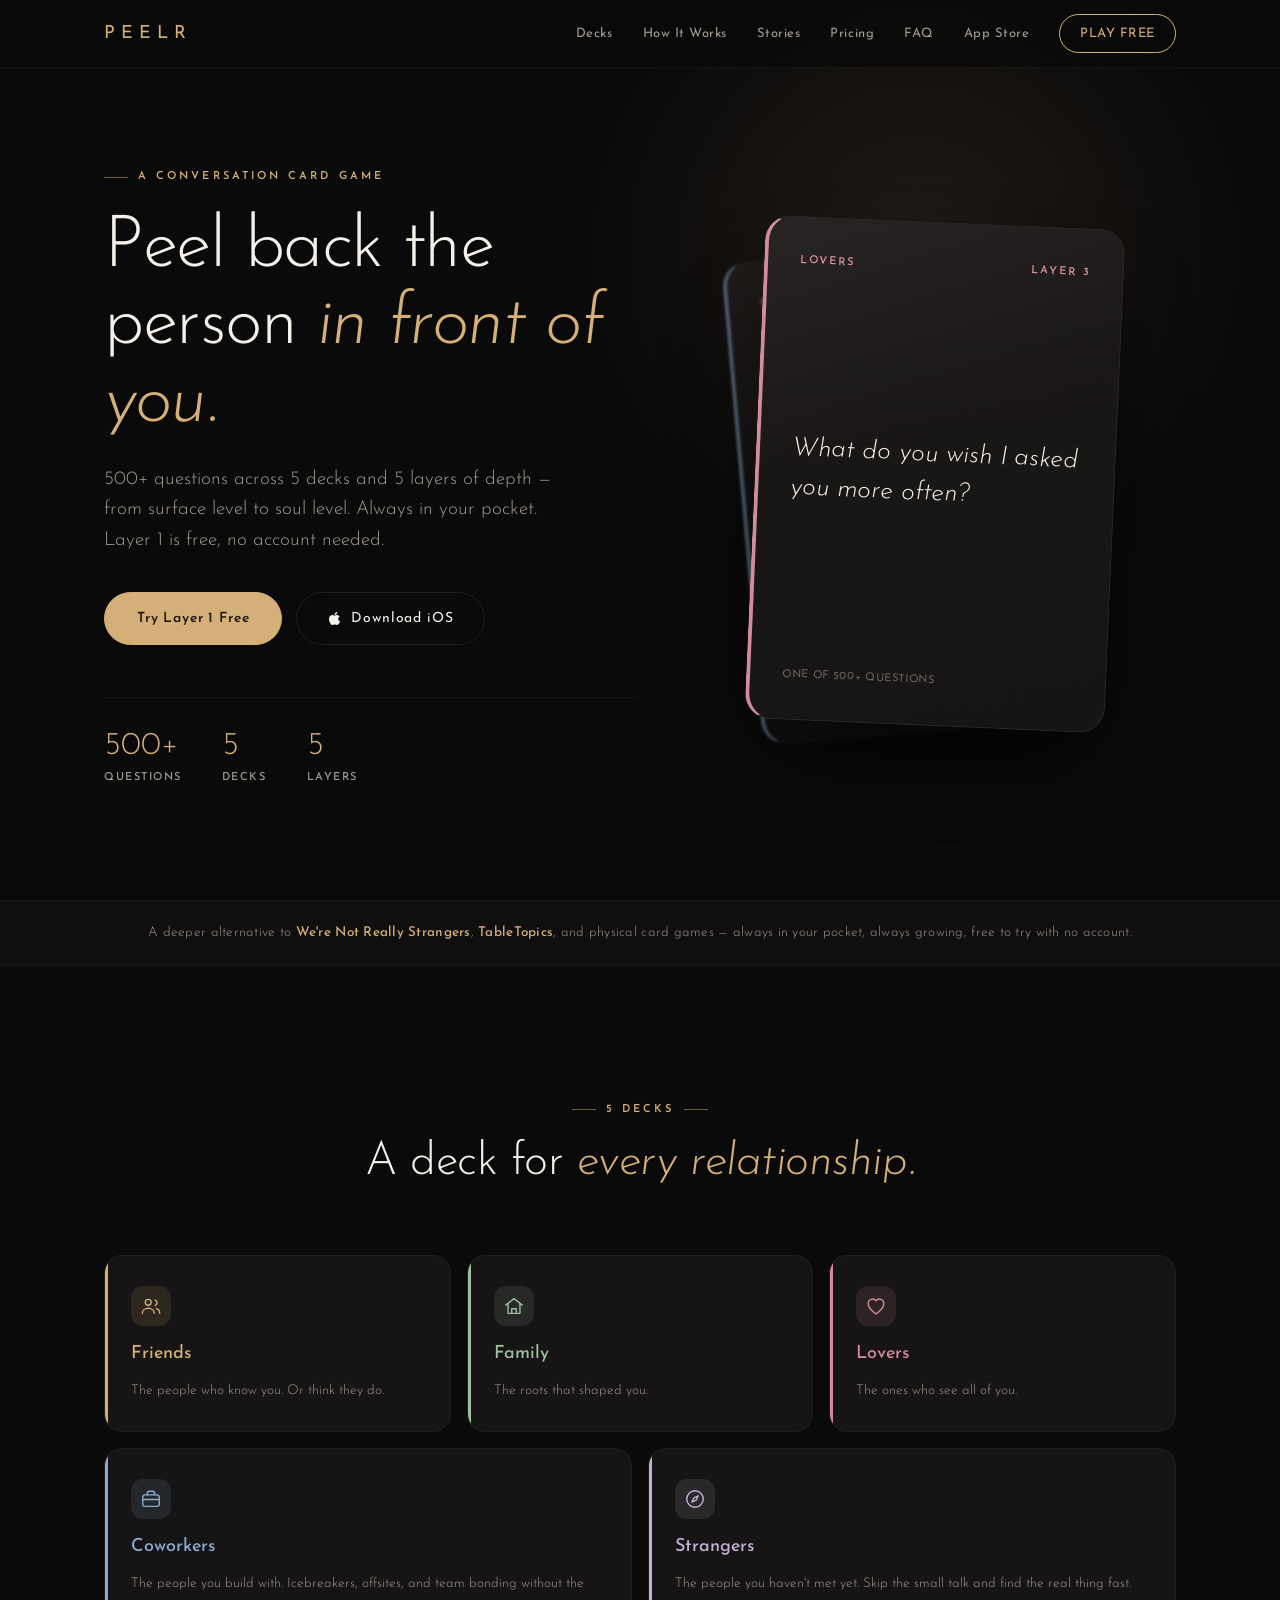
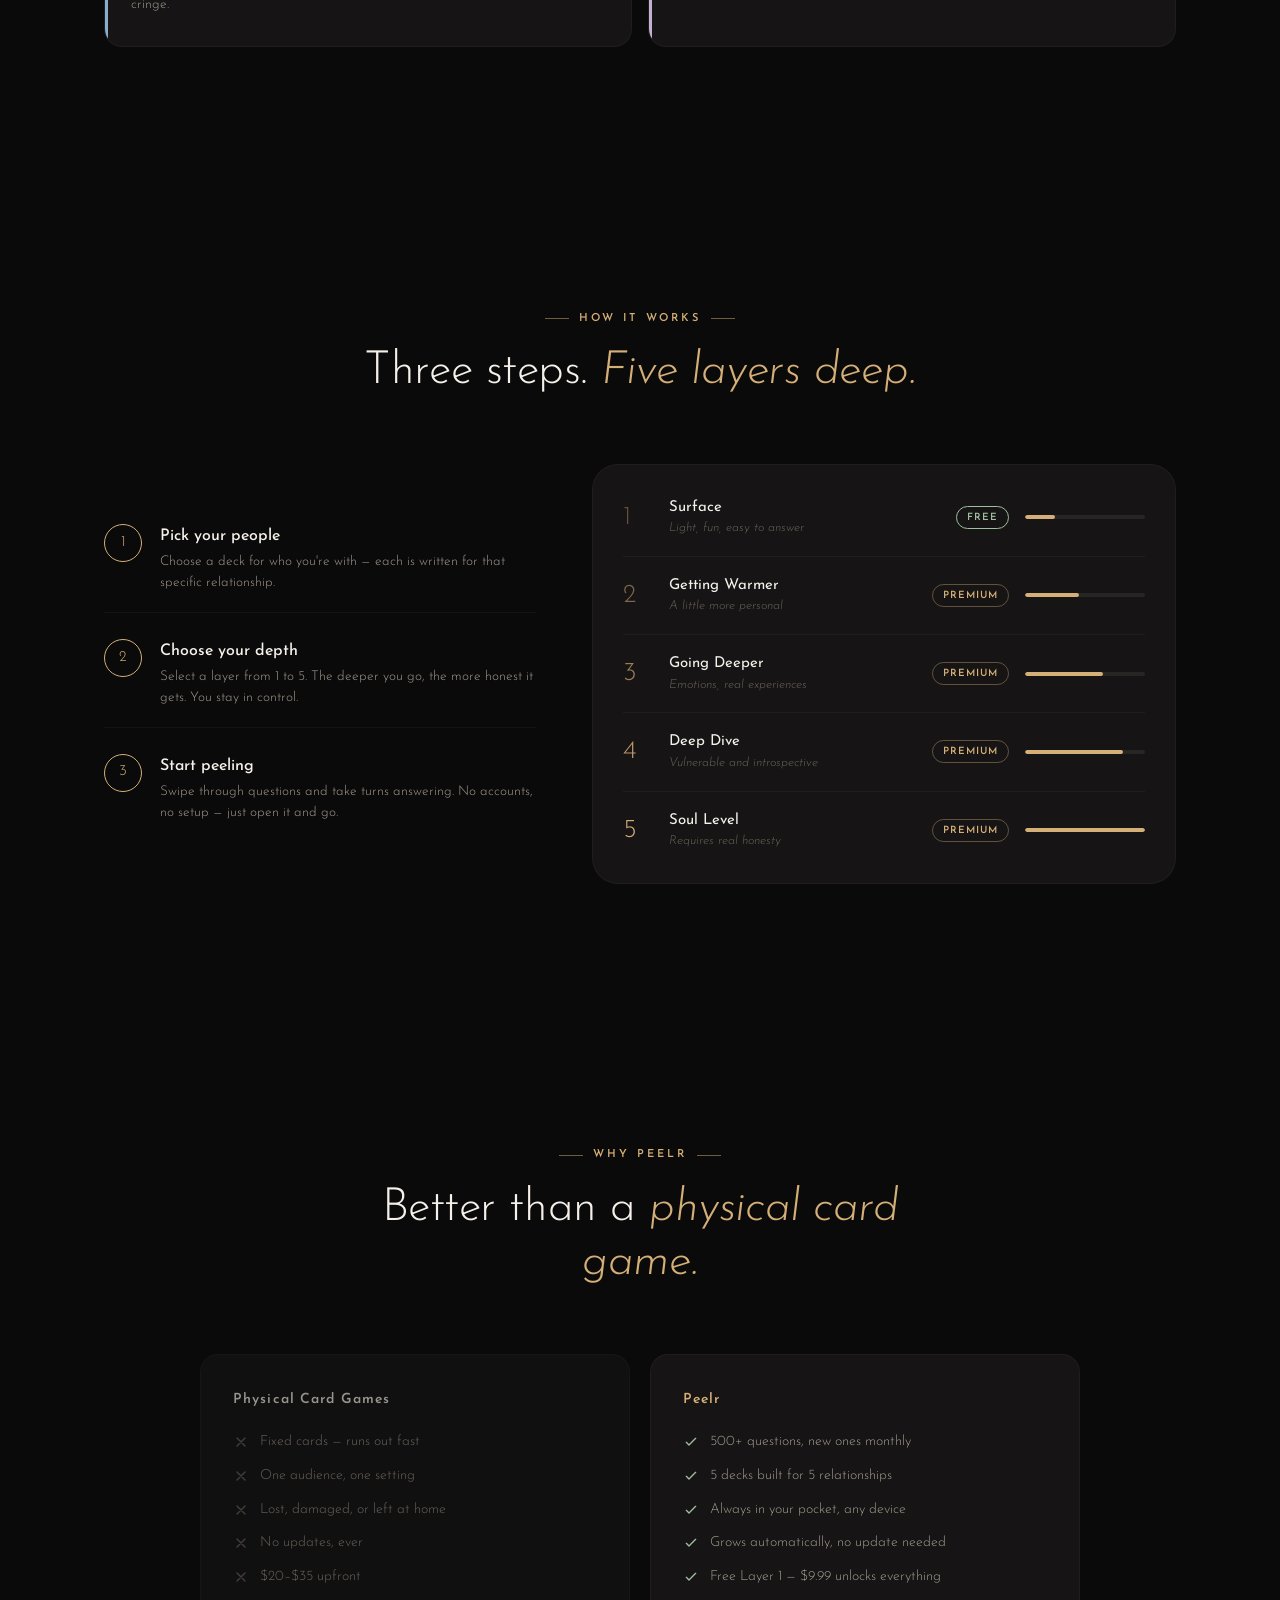
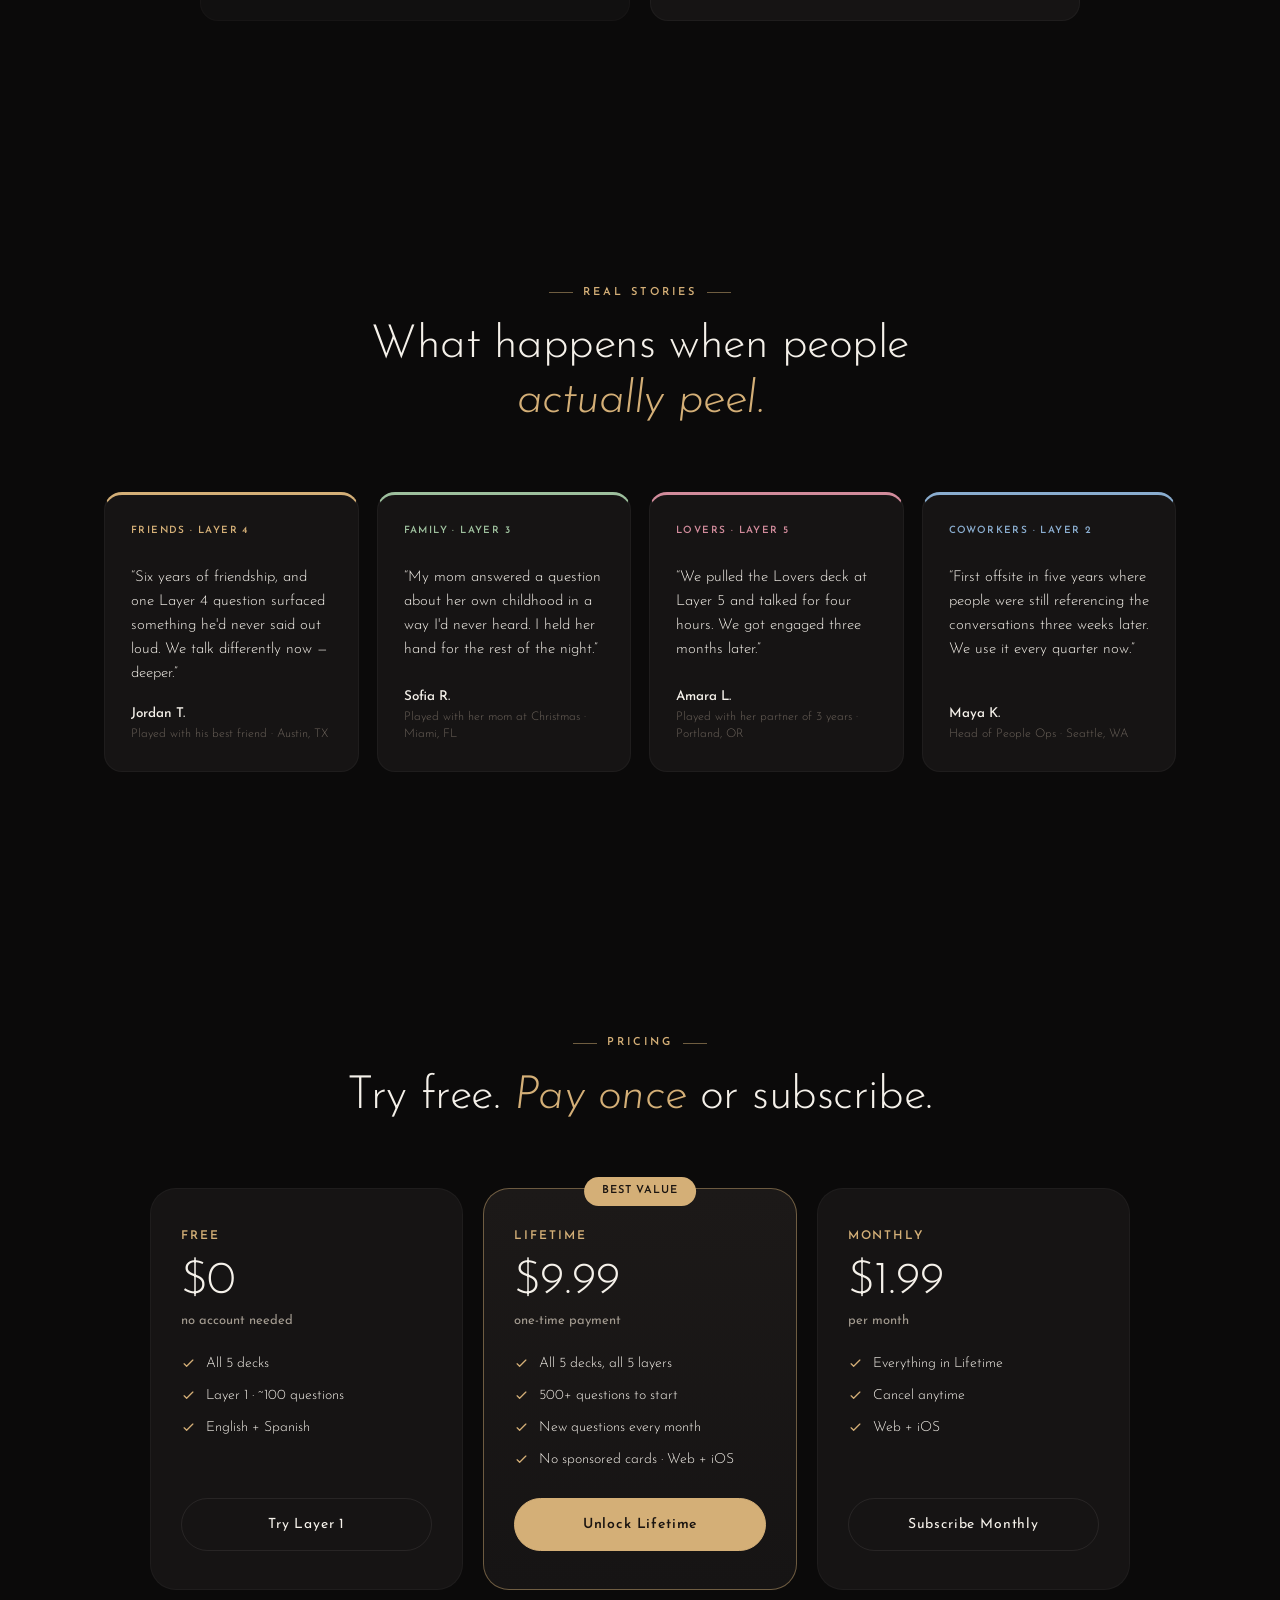
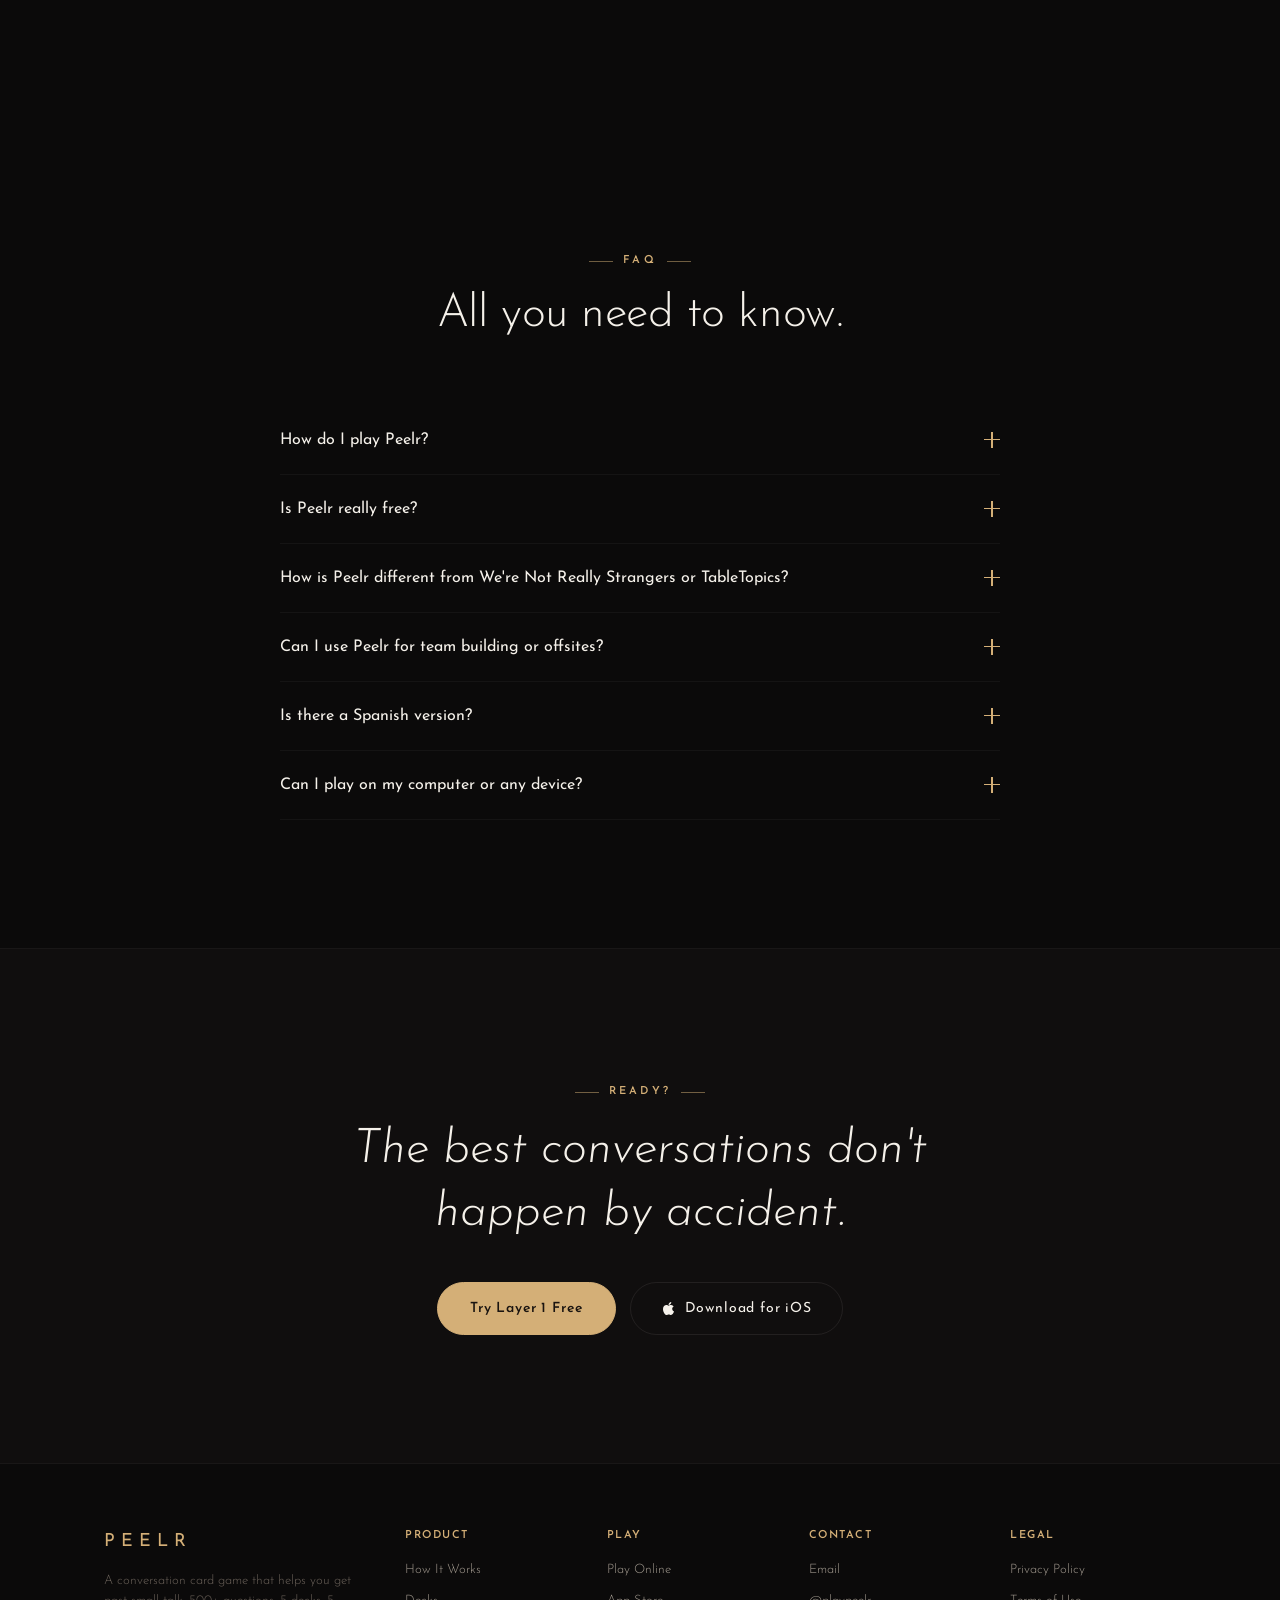
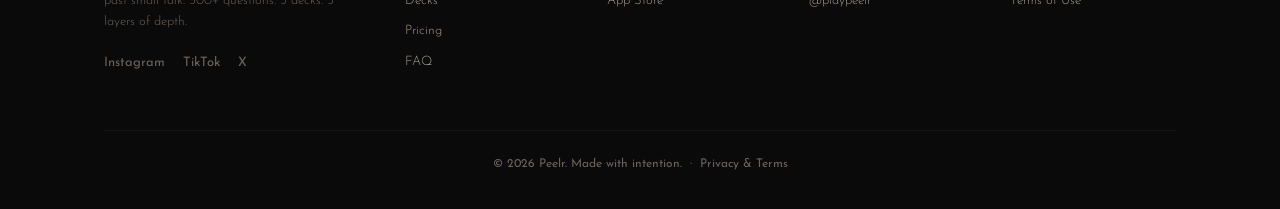
<file: index.html>
<!DOCTYPE html>
<html lang="en">
<head>
<meta charset="UTF-8">
<meta name="viewport" content="width=device-width, initial-scale=1.0">
<title>Peelr — Conversation Card Game | 500+ Deep Questions for Any Relationship</title>
<meta name="description" content="Peelr is a conversation card game with 500+ questions across 5 decks and 5 layers of depth. Better than We're Not Really Strangers. Layer 1 free — unlock everything for $9.99 lifetime or $1.99/mo. Perfect for date night, game night, team building, and getting past small talk.">
<meta name="keywords" content="conversation card game, deep questions game, we're not really strangers alternative, question card game, couples card game, date night card game, icebreaker questions, get to know you questions, deep conversation starters, card game for adults, free card game app, conversation starter game, family card game, friends card game, relationship questions game, party card game, team bonding game, hr icebreaker game, coworker icebreaker, work team building activity">
<link rel="canonical" href="https://playpeelr.com/">
<meta property="og:type" content="website">
<meta property="og:url" content="https://playpeelr.com">
<meta property="og:title" content="Peelr — The Conversation Card Game | 500+ Deep Questions">
<meta property="og:description" content="500+ questions. 5 decks. 5 layers of depth. Layer 1 free — unlock everything for $9.99 lifetime or $1.99/mo.">
<meta property="og:image" content="https://playpeelr.com/og-image.jpg">
<meta property="og:image:width" content="1200">
<meta property="og:image:height" content="630">
<meta property="og:image:alt" content="Peelr — Conversation Card Game. 500+ questions. 5 decks. 5 layers of depth.">
<meta property="og:site_name" content="Peelr">
<meta name="twitter:card" content="summary_large_image">
<meta name="twitter:site" content="@playpeelr">
<meta name="twitter:title" content="Peelr — The Conversation Card Game">
<meta name="twitter:description" content="500+ questions. 5 decks. 5 layers of depth. Layer 1 free — premium $9.99 lifetime or $1.99/mo.">
<meta name="twitter:image" content="https://playpeelr.com/og-image.jpg">
<meta name="robots" content="index, follow">
<meta name="author" content="Peelr">
<meta name="theme-color" content="#0B0A0A">
<meta name="apple-itunes-app" content="app-id=6759850540">
<link rel="icon" type="image/png" sizes="192x192" href="/icons/icon-192.png">
<link rel="icon" type="image/png" sizes="512x512" href="/icons/icon-512.png">
<link rel="apple-touch-icon" sizes="180x180" href="/icons/apple-touch-icon.png">
<link rel="manifest" href="/manifest.json">

<script type="application/ld+json">{"@context":"https://schema.org","@type":"WebApplication","name":"Peelr","url":"https://playpeelr.com","description":"A conversation card game with 500+ questions across 5 decks and 5 layers of depth. Layer 1 is free; full unlock is $9.99 lifetime or $1.99/month.","applicationCategory":"GameApplication","operatingSystem":"iOS, Web","offers":[{"@type":"Offer","name":"Peelr Lifetime","price":"9.99","priceCurrency":"USD"},{"@type":"Offer","name":"Peelr Premium Monthly","price":"1.99","priceCurrency":"USD"}]}</script>
<script type="application/ld+json">{"@context":"https://schema.org","@type":"FAQPage","mainEntity":[{"@type":"Question","name":"How do you play Peelr?","acceptedAnswer":{"@type":"Answer","text":"Pick a deck based on who you are with, choose a depth layer from 1 to 5, and start swiping through questions. Take turns answering out loud. No accounts or setup required."}},{"@type":"Question","name":"Is Peelr free?","acceptedAnswer":{"@type":"Answer","text":"Layer 1 is free across all 5 decks — about 100 questions. Unlock Layers 2 through 5 plus monthly new questions for $9.99 one-time lifetime or $1.99 per month."}},{"@type":"Question","name":"What makes Peelr different from We're Not Really Strangers?","acceptedAnswer":{"@type":"Answer","text":"Peelr adapts to who you are with. 5 decks for different relationships, 5 depth layers you control, Layer 1 free to try, and new questions every month automatically."}},{"@type":"Question","name":"Can I use Peelr for team building?","acceptedAnswer":{"@type":"Answer","text":"Absolutely. The Coworkers deck is built for professional settings. Layer 1 is free to try as an icebreaker; the deeper layers work great for offsites, HR events, and new team onboarding."}},{"@type":"Question","name":"Is there a Spanish version?","acceptedAnswer":{"@type":"Answer","text":"Yes. All 500+ questions are available in English and Spanish. Toggle the language in settings."}},{"@type":"Question","name":"Can I play on any device?","acceptedAnswer":{"@type":"Answer","text":"Yes. Play Layer 1 free in any browser at playpeelr.com/play, or download the iOS app. Unlocking premium gives you the same access on web and iOS."}}]}</script>

<!-- Google tag (gtag.js) -->
<script async src="https://www.googletagmanager.com/gtag/js?id=G-YTBV7M6D75"></script>
<script>
  window.dataLayer = window.dataLayer || [];
  function gtag(){dataLayer.push(arguments);}
  gtag('js', new Date());
  gtag('config', 'G-YTBV7M6D75');
</script>

<link rel="preconnect" href="https://fonts.googleapis.com">
<link rel="preconnect" href="https://fonts.gstatic.com" crossorigin>
<link href="https://fonts.googleapis.com/css2?family=Josefin+Sans:ital,wght@0,300;0,400;0,500;0,600;0,700;1,300;1,400&display=swap" rel="stylesheet">
<style>
*{margin:0;padding:0;box-sizing:border-box}
:root{
  --bg:#0B0A0A; --bg-2:#100E0E; --surface:#161414; --surface-2:#1C1918;
  --gold:#D4AF77; --gold-soft:rgba(212,175,119,0.5);
  --cream:#F5F1EA; --muted:#A39B90; --dim:#6B625A;
  --line:rgba(245,241,234,0.08); --line-2:rgba(245,241,234,0.04);
  --friends:#D4AF77; --family:#9DBF9D; --lovers:#D18B9B; --coworkers:#8AADCF; --strangers:#C5B0D5;
  --r:18px; --r-lg:26px;
  --maxw:1120px;
  /* spacing scale */
  --s-1:8px; --s-2:16px; --s-3:24px; --s-4:40px; --s-5:64px; --s-6:96px; --s-7:140px;
  --section-y:clamp(72px,11vw,128px);
}
html{scroll-behavior:smooth;overflow-x:hidden}
body{background:var(--bg);color:var(--cream);font-family:'Josefin Sans',sans-serif;overflow-x:hidden;-webkit-font-smoothing:antialiased;line-height:1.5}
a{color:inherit;text-decoration:none}
.wrap{max-width:var(--maxw);margin:0 auto;padding:0 24px}
svg{display:block}

/* ---- shared bits ---- */
.eyebrow{display:inline-flex;align-items:center;gap:10px;font-size:11px;font-weight:600;letter-spacing:0.28em;text-transform:uppercase;color:var(--gold)}
.eyebrow::before{content:'';width:24px;height:1px;background:var(--gold-soft)}
.eyebrow.center{justify-content:center}
.eyebrow.center::after{content:'';width:24px;height:1px;background:var(--gold-soft)}
.h-sec{font-size:clamp(28px,4.2vw,46px);font-weight:300;line-height:1.18;letter-spacing:-0.01em}
.h-sec em{font-style:italic;color:var(--gold)}
.sec-head{text-align:center;max-width:640px;margin:0 auto var(--s-5)}
.sec-head .h-sec{margin-top:18px}
.lead{color:var(--muted);font-weight:300;font-size:clamp(15px,1.6vw,17px);line-height:1.65}

.btn{display:inline-flex;align-items:center;justify-content:center;gap:9px;border-radius:100px;font-family:inherit;cursor:pointer;transition:transform .25s ease,box-shadow .25s ease,background .25s ease,border-color .25s ease,color .25s ease;font-size:14px;letter-spacing:0.06em}
.btn-primary{padding:15px 32px;background:var(--gold);color:#1a1410;font-weight:600;border:1.5px solid var(--gold)}
.btn-primary:hover{transform:translateY(-2px);box-shadow:0 12px 34px rgba(212,175,119,0.28)}
.btn-ghost{padding:15px 30px;background:transparent;color:var(--cream);border:1.5px solid var(--line);font-weight:400}
.btn-ghost:hover{border-color:var(--cream);transform:translateY(-2px)}

section{padding:var(--section-y) 0}

/* ---- nav ---- */
nav{position:fixed;inset:0 0 auto 0;z-index:100;height:68px;display:flex;align-items:center;background:rgba(11,10,10,0.72);backdrop-filter:blur(18px);-webkit-backdrop-filter:blur(18px);border-bottom:1px solid var(--line-2)}
.nav-inner{max-width:var(--maxw);margin:0 auto;padding:0 24px;width:100%;display:flex;align-items:center;justify-content:space-between}
.nav-logo{font-size:18px;font-weight:400;letter-spacing:0.34em;text-transform:uppercase;color:var(--gold)}
.nav-links{display:flex;gap:30px;align-items:center}
.nav-links a{font-size:13px;font-weight:400;letter-spacing:0.04em;color:var(--muted);transition:color .25s}
.nav-links a:hover{color:var(--cream)}
.nav-cta{padding:9px 20px;border:1.5px solid var(--gold);border-radius:100px;font-size:12px;font-weight:600;letter-spacing:0.1em;text-transform:uppercase;color:var(--gold)!important;transition:all .25s}
.nav-cta:hover{background:var(--gold);color:#1a1410!important}
.nav-burger{display:none;flex-direction:column;gap:5px;cursor:pointer;padding:6px}
.nav-burger span{width:22px;height:1.5px;background:var(--cream);transition:.3s}

/* ---- hero ---- */
.hero{position:relative;min-height:100vh;display:grid;grid-template-columns:1.05fr 0.95fr;align-items:center;gap:56px;max-width:var(--maxw);margin:0 auto;padding:128px 24px 80px}
.hero::before{content:'';position:absolute;top:-10%;right:-5%;width:680px;height:680px;background:radial-gradient(ellipse,rgba(212,175,119,0.10) 0%,transparent 68%);pointer-events:none;z-index:-1}
.hero-copy{max-width:560px}
.hero h1{font-size:clamp(40px,6vw,72px);font-weight:300;line-height:1.08;letter-spacing:-0.02em;margin:24px 0 22px}
.hero h1 em{font-style:italic;color:var(--gold)}
.hero-sub{font-size:clamp(16px,1.8vw,19px);font-weight:300;color:var(--muted);line-height:1.6;max-width:480px;margin-bottom:36px}
.hero-btns{display:flex;gap:14px;flex-wrap:wrap}
.hero-stats{display:flex;gap:40px;margin-top:52px;padding-top:32px;border-top:1px solid var(--line-2)}
.hero-stat-num{font-size:32px;font-weight:300;color:var(--gold);line-height:1}
.hero-stat-label{font-size:11px;font-weight:500;letter-spacing:0.14em;text-transform:uppercase;color:var(--muted);margin-top:8px}

/* hero product card */
.hero-visual{position:relative;display:flex;justify-content:center;align-items:center}
.q-card{position:relative;width:min(360px,90%);aspect-ratio:5/7;background:linear-gradient(165deg,var(--surface-2),var(--surface));border:1px solid var(--line);border-left:4px solid var(--lovers);border-radius:var(--r-lg);padding:36px 32px;display:flex;flex-direction:column;justify-content:space-between;box-shadow:0 40px 90px -30px rgba(0,0,0,0.8);transform:rotate(2.5deg);transition:transform .5s ease}
.q-card:hover{transform:rotate(0deg) translateY(-6px)}
.q-card::after{content:'';position:absolute;inset:0;border-radius:var(--r-lg);background:linear-gradient(160deg,rgba(255,255,255,0.05),transparent 40%);pointer-events:none}
.qc-top{display:flex;justify-content:space-between;font-size:11px;font-weight:600;letter-spacing:0.18em;text-transform:uppercase;color:var(--lovers)}
.qc-q{font-size:clamp(20px,2.4vw,26px);font-weight:300;font-style:italic;line-height:1.5;color:var(--cream)}
.qc-bottom{font-size:11px;letter-spacing:0.06em;color:var(--dim);text-transform:uppercase}
.q-card.behind{position:absolute;transform:rotate(-5deg) translate(-22px,14px) scale(0.96);opacity:0.5;filter:blur(1px);z-index:-1;border-left-color:var(--coworkers)}

/* ---- comparison strip ---- */
.strip{border-top:1px solid var(--line-2);border-bottom:1px solid var(--line-2);background:var(--bg-2)}
.strip .wrap{padding-top:22px;padding-bottom:22px;text-align:center}
.strip p{font-size:13.5px;font-weight:300;letter-spacing:0.02em;color:var(--muted)}
.strip span{color:var(--gold);font-weight:500}

/* ---- decks (bento) ---- */
.bento{display:grid;grid-template-columns:repeat(6,1fr);gap:16px}
.deck{background:var(--surface);border:1px solid var(--line-2);border-radius:var(--r);padding:30px 26px;display:flex;flex-direction:column;gap:14px;transition:transform .3s,border-color .3s,background .3s;position:relative;overflow:hidden}
.deck::before{content:'';position:absolute;left:0;top:0;bottom:0;width:3px;background:var(--c)}
.deck:hover{transform:translateY(-5px);border-color:rgba(212,175,119,0.18);background:var(--surface-2)}
.deck .ico{width:40px;height:40px;border-radius:12px;display:flex;align-items:center;justify-content:center;color:var(--c);background:color-mix(in srgb,var(--c) 12%,transparent)}
.deck .ico svg{width:22px;height:22px}
.deck h3{font-size:18px;font-weight:500;color:var(--c)}
.deck p{font-size:13.5px;font-weight:300;color:var(--muted);line-height:1.55}
.deck.span3{grid-column:span 3}
.deck.span2{grid-column:span 2}

/* ---- how / layers ---- */
.depth-wrap{display:grid;grid-template-columns:0.85fr 1.15fr;gap:56px;align-items:center}
.steps{display:flex;flex-direction:column;gap:8px}
.step{display:flex;gap:18px;padding:18px 0;border-bottom:1px solid var(--line-2)}
.step:last-child{border-bottom:none}
.step-n{flex-shrink:0;width:38px;height:38px;border-radius:50%;border:1.5px solid var(--gold);display:flex;align-items:center;justify-content:center;font-size:15px;font-weight:300;color:var(--gold)}
.step h4{font-size:16px;font-weight:500;margin-bottom:4px}
.step p{font-size:13.5px;font-weight:300;color:var(--muted);line-height:1.55}
.layers{background:var(--surface);border:1px solid var(--line-2);border-radius:var(--r-lg);padding:14px 30px}
.layer{display:flex;align-items:center;gap:16px;padding:18px 0;border-bottom:1px solid var(--line-2)}
.layer:last-child{border-bottom:none}
.layer-n{font-size:26px;font-weight:300;color:var(--gold);width:30px;opacity:var(--op,1)}
.layer-info{flex:1}
.layer-info h4{font-size:15px;font-weight:400}
.layer-info p{font-size:12.5px;font-weight:300;color:var(--dim);font-style:italic}
.badge{font-size:10px;font-weight:600;letter-spacing:0.1em;text-transform:uppercase;padding:3px 10px;border-radius:100px}
.badge.free{color:var(--family);border:1px solid var(--family)}
.badge.prem{color:var(--gold);border:1px solid rgba(212,175,119,0.4)}
.layer-track{width:120px;height:4px;border-radius:2px;background:var(--line);overflow:hidden}
.layer-track i{display:block;height:100%;background:var(--gold);border-radius:2px;width:var(--w)}

/* ---- why peelr ---- */
.why{display:grid;grid-template-columns:1fr 1fr;gap:20px;max-width:880px;margin:0 auto}
.why-col{background:var(--surface);border:1px solid var(--line-2);border-radius:var(--r);padding:34px 32px}
.why-col.them{opacity:0.6}
.why-col h3{font-size:14px;font-weight:600;letter-spacing:0.08em;margin-bottom:22px}
.why-col.us h3{color:var(--gold)}
.why-item{display:flex;align-items:flex-start;gap:11px;font-size:14px;font-weight:300;color:var(--muted);margin-bottom:14px;line-height:1.4}
.why-item:last-child{margin-bottom:0}
.why-item svg{width:16px;height:16px;flex-shrink:0;margin-top:2px}
.why-col.us .why-item svg{color:var(--family)}
.why-col.them .why-item svg{color:var(--dim)}

/* ---- testimonials ---- */
.quotes{display:grid;grid-template-columns:repeat(4,1fr);gap:18px}
.quote{background:var(--surface);border:1px solid var(--line-2);border-radius:var(--r);padding:28px 26px;display:flex;flex-direction:column;gap:18px;border-top:3px solid var(--c)}
.quote p{font-size:15px;font-weight:300;line-height:1.6;color:var(--cream)}
.quote .who{margin-top:auto}
.quote .tag{font-size:10px;font-weight:600;letter-spacing:0.14em;text-transform:uppercase;color:var(--c);margin-bottom:10px}
.quote .name{font-size:13.5px;font-weight:500}
.quote .ctx{font-size:12px;font-weight:300;color:var(--dim);line-height:1.4;margin-top:2px}

/* ---- pricing ---- */
.prices{display:grid;grid-template-columns:repeat(3,1fr);gap:20px;max-width:980px;margin:0 auto}
.price{background:var(--surface);border:1px solid var(--line-2);border-radius:var(--r-lg);padding:38px 30px;position:relative;display:flex;flex-direction:column}
.price.feat{border-color:rgba(212,175,119,0.45);background:linear-gradient(180deg,var(--surface-2),var(--surface))}
.price-badge{position:absolute;top:-12px;left:50%;transform:translateX(-50%);background:var(--gold);color:#1a1410;font-size:11px;font-weight:600;letter-spacing:0.08em;text-transform:uppercase;padding:6px 18px;border-radius:100px}
.price .tier{font-size:12px;font-weight:600;letter-spacing:0.16em;text-transform:uppercase;color:var(--gold);margin-bottom:14px}
.price .amt{font-size:46px;font-weight:300;line-height:1}
.price .per{font-size:13px;color:var(--muted);margin:6px 0 22px}
.price .feats{display:flex;flex-direction:column;gap:11px;margin-bottom:28px}
.price .feat{font-size:14px;font-weight:300;color:var(--cream);display:flex;align-items:center;gap:10px}
.price .feat svg{width:15px;height:15px;color:var(--gold);flex-shrink:0}
.price .btn{width:100%;margin-top:auto}

/* ---- faq ---- */
.faq{max-width:720px;margin:0 auto}
.faq-item{border-bottom:1px solid var(--line-2)}
.faq-q{padding:22px 0;font-size:16px;font-weight:400;cursor:pointer;display:flex;justify-content:space-between;align-items:center;gap:16px;transition:color .25s}
.faq-q:hover{color:var(--gold)}
.faq-q .pm{position:relative;width:16px;height:16px;flex-shrink:0}
.faq-q .pm::before,.faq-q .pm::after{content:'';position:absolute;background:var(--gold);transition:transform .3s}
.faq-q .pm::before{top:7px;left:0;width:16px;height:1.5px}
.faq-q .pm::after{left:7px;top:0;width:1.5px;height:16px}
.faq-item.open .faq-q .pm::after{transform:scaleY(0)}
.faq-a{max-height:0;overflow:hidden;transition:max-height .4s ease,padding .4s ease}
.faq-item.open .faq-a{max-height:280px;padding:0 0 22px}
.faq-a p{font-size:14px;font-weight:300;color:var(--muted);line-height:1.7}

/* ---- final cta ---- */
.final{text-align:center;background:var(--bg-2);border-top:1px solid var(--line-2);border-bottom:1px solid var(--line-2)}
.final h2{font-size:clamp(28px,4.5vw,48px);font-weight:300;font-style:italic;max-width:620px;margin:18px auto 36px;line-height:1.32}
.final .hero-btns{justify-content:center}

/* ---- footer ---- */
footer{padding:64px 0 36px}
.foot{display:grid;grid-template-columns:1.6fr 1fr 1fr 1fr 1fr;gap:36px}
.foot-brand .nav-logo{display:block;margin-bottom:16px}
.foot-tag{font-size:13px;font-weight:300;color:var(--dim);max-width:260px;line-height:1.6;margin-bottom:20px}
.foot-soc{display:flex;gap:18px}
.foot-soc a{font-size:13px;color:var(--dim);transition:color .25s}
.foot-soc a:hover{color:var(--gold)}
.foot-col h4{font-size:11px;font-weight:600;letter-spacing:0.14em;text-transform:uppercase;color:var(--gold);margin-bottom:16px}
.foot-col a{display:block;font-size:13px;font-weight:300;color:var(--muted);margin-bottom:11px;transition:color .25s}
.foot-col a:hover{color:var(--cream)}
.foot-bottom{margin-top:48px;padding-top:24px;border-top:1px solid var(--line-2);text-align:center;font-size:12px;color:var(--dim)}
.foot-bottom a{color:var(--dim)}

/* ---- reveal ---- */
.reveal{opacity:0;transform:translateY(22px);transition:opacity .7s ease,transform .7s ease}
.reveal.in{opacity:1;transform:none}

/* ---- responsive ---- */
@media(max-width:960px){
  .hero{grid-template-columns:1fr;text-align:center;gap:48px;min-height:auto;padding-top:120px}
  .hero-copy{max-width:none;margin:0 auto}
  .hero-sub{margin-left:auto;margin-right:auto}
  .hero-btns{justify-content:center}
  .hero-stats{justify-content:center}
  .hero-visual{margin-top:4px;width:100%;overflow:visible}
  .q-card{position:relative;transform:rotate(0deg);width:min(330px,80vw);margin:0 auto}
  .q-card.behind{transform:rotate(-4deg) translate(-12px,8px) scale(0.94)}
  .eyebrow{justify-content:center}
  .bento{grid-template-columns:repeat(2,1fr)}
  .deck.span3,.deck.span2{grid-column:span 1}
  .depth-wrap{grid-template-columns:1fr;gap:40px}
  .quotes{grid-template-columns:repeat(2,1fr)}
  .prices{grid-template-columns:1fr;max-width:420px}
  .foot{grid-template-columns:1fr 1fr}
  .foot-brand{grid-column:1/-1}
}
@media(max-width:768px){
  .nav-links{display:none;position:fixed;top:68px;left:0;right:0;background:rgba(11,10,10,0.98);flex-direction:column;padding:28px 24px;gap:22px;border-bottom:1px solid var(--line)}
  .nav-links.open{display:flex}
  .nav-burger{display:flex}
  .why{grid-template-columns:1fr}
  /* How It Works: drop the fixed-width depth bar (was crushing the layer names)
     and tighten rows so the section isn't so tall on phones */
  .depth-wrap{gap:28px}
  .step{padding:14px 0}
  .layers{padding:6px 20px}
  .layer{gap:12px;padding:13px 0}
  .layer-track{display:none}
  .layer-n{width:26px;font-size:22px}
}
@media(max-width:560px){
  .bento{grid-template-columns:1fr}
  .quotes{grid-template-columns:1fr}
  .hero-stats{gap:28px}
  .hero-btns .btn{width:100%;max-width:300px}
  .foot{grid-template-columns:1fr 1fr}
}
</style>
</head>
<body>

<nav>
  <div class="nav-inner">
    <a href="/" class="nav-logo">Peelr</a>
    <div class="nav-burger" onclick="document.querySelector('.nav-links').classList.toggle('open')">
      <span></span><span></span><span></span>
    </div>
    <div class="nav-links">
      <a href="#decks">Decks</a>
      <a href="#how">How It Works</a>
      <a href="#stories">Stories</a>
      <a href="#pricing">Pricing</a>
      <a href="#faq">FAQ</a>
      <a href="https://apps.apple.com/app/peelr/id6759850540" target="_blank" rel="noopener">App Store</a>
      <a href="/play" class="nav-cta">Play Free</a>
    </div>
  </div>
</nav>

<!-- HERO -->
<header class="hero">
  <div class="hero-copy">
    <span class="eyebrow">A Conversation Card Game</span>
    <h1>Peel back the person <em>in front of you.</em></h1>
    <p class="hero-sub">500+ questions across 5 decks and 5 layers of depth — from surface level to soul level. Always in your pocket. Layer 1 is free, no account needed.</p>
    <div class="hero-btns">
      <a href="/play" class="btn btn-primary">Try Layer 1 Free</a>
      <a href="https://apps.apple.com/app/peelr/id6759850540" target="_blank" rel="noopener" class="btn btn-ghost">
        <svg width="15" height="15" viewBox="0 0 384 512" fill="currentColor" aria-hidden="true"><path d="M318.7 268.7c-.2-36.7 16.4-64.4 50-84.8-18.8-26.9-47.2-41.7-84.7-44.6-35.5-2.8-74.3 20.7-88.5 20.7-15 0-49.4-19.7-76.4-19.7C63.3 141.2 4 184.8 4 273.5q0 39.3 14.4 81.2c12.8 36.7 59 126.7 107.2 125.2 25.2-.6 43-17.9 75.8-17.9 31.8 0 48.3 17.9 76.4 17.9 48.6-.7 90.4-82.5 102.6-119.3-65.2-30.7-61.7-90-61.7-91.9zm-56.6-164.2c27.3-32.4 24.8-61.9 24-72.5-24.1 1.4-52 16.4-67.9 34.9-17.5 19.8-27.8 44.3-25.6 71.9 26.1 2 49.9-11.4 69.5-34.3z"/></svg>
        Download iOS
      </a>
    </div>
    <div class="hero-stats">
      <div><div class="hero-stat-num">500+</div><div class="hero-stat-label">Questions</div></div>
      <div><div class="hero-stat-num">5</div><div class="hero-stat-label">Decks</div></div>
      <div><div class="hero-stat-num">5</div><div class="hero-stat-label">Layers</div></div>
    </div>
  </div>
  <div class="hero-visual">
    <div class="q-card behind" aria-hidden="true">
      <div class="qc-top"><span>Coworkers</span><span>Layer 2</span></div>
      <div class="qc-q">What first made you care about the work you do?</div>
      <div class="qc-bottom">Peelr</div>
    </div>
    <div class="q-card">
      <div class="qc-top"><span>Lovers</span><span>Layer 3</span></div>
      <div class="qc-q">What do you wish I asked you more often?</div>
      <div class="qc-bottom">One of 500+ questions</div>
    </div>
  </div>
</header>

<!-- COMPARISON STRIP -->
<div class="strip">
  <div class="wrap">
    <p>A deeper alternative to <span>We're Not Really Strangers</span>, <span>TableTopics</span>, and physical card games — always in your pocket, always growing, free to try with no account.</p>
  </div>
</div>

<!-- DECKS -->
<section id="decks">
  <div class="wrap">
    <div class="sec-head reveal">
      <span class="eyebrow center">5 Decks</span>
      <h2 class="h-sec">A deck for <em>every relationship.</em></h2>
    </div>
    <div class="bento reveal">
      <div class="deck span2" style="--c:var(--friends)">
        <div class="ico"><svg viewBox="0 0 24 24" fill="none" stroke="currentColor" stroke-width="1.5" stroke-linecap="round" stroke-linejoin="round"><circle cx="9" cy="8" r="3.2"/><path d="M2.5 20c0-3.3 2.9-5.5 6.5-5.5s6.5 2.2 6.5 5.5"/><path d="M16.5 5.5a3.2 3.2 0 0 1 0 6"/><path d="M18 14.8c2.3.6 3.5 2.3 3.5 5.2"/></svg></div>
        <h3>Friends</h3><p>The people who know you. Or think they do.</p>
      </div>
      <div class="deck span2" style="--c:var(--family)">
        <div class="ico"><svg viewBox="0 0 24 24" fill="none" stroke="currentColor" stroke-width="1.5" stroke-linecap="round" stroke-linejoin="round"><path d="M3 11l9-7 9 7"/><path d="M5.5 9.5V20h13V9.5"/><path d="M9.5 20v-5h5v5"/></svg></div>
        <h3>Family</h3><p>The roots that shaped you.</p>
      </div>
      <div class="deck span2" style="--c:var(--lovers)">
        <div class="ico"><svg viewBox="0 0 24 24" fill="none" stroke="currentColor" stroke-width="1.5" stroke-linecap="round" stroke-linejoin="round"><path d="M12 20.5S3.5 15.5 3.5 9.2A4.7 4.7 0 0 1 12 6.4a4.7 4.7 0 0 1 8.5 2.8c0 6.3-8.5 11.3-8.5 11.3z"/></svg></div>
        <h3>Lovers</h3><p>The ones who see all of you.</p>
      </div>
      <div class="deck span3" style="--c:var(--coworkers)">
        <div class="ico"><svg viewBox="0 0 24 24" fill="none" stroke="currentColor" stroke-width="1.5" stroke-linecap="round" stroke-linejoin="round"><rect x="3" y="7.5" width="18" height="12.5" rx="2.5"/><path d="M8 7.5V6a2.5 2.5 0 0 1 2.5-2.5h3A2.5 2.5 0 0 1 16 6v1.5"/><path d="M3 12.5h18"/></svg></div>
        <h3>Coworkers</h3><p>The people you build with. Icebreakers, offsites, and team bonding without the cringe.</p>
      </div>
      <div class="deck span3" style="--c:var(--strangers)">
        <div class="ico"><svg viewBox="0 0 24 24" fill="none" stroke="currentColor" stroke-width="1.5" stroke-linecap="round" stroke-linejoin="round"><circle cx="12" cy="12" r="9"/><path d="M15.5 8.5l-2.3 4.7-4.7 2.3 2.3-4.7 4.7-2.3z"/></svg></div>
        <h3>Strangers</h3><p>The people you haven't met yet. Skip the small talk and find the real thing fast.</p>
      </div>
    </div>
  </div>
</section>

<!-- HOW IT WORKS + LAYERS -->
<section id="how">
  <div class="wrap">
    <div class="sec-head reveal">
      <span class="eyebrow center">How It Works</span>
      <h2 class="h-sec">Three steps. <em>Five layers deep.</em></h2>
    </div>
    <div class="depth-wrap reveal">
      <div class="steps">
        <div class="step"><div class="step-n">1</div><div><h4>Pick your people</h4><p>Choose a deck for who you're with — each is written for that specific relationship.</p></div></div>
        <div class="step"><div class="step-n">2</div><div><h4>Choose your depth</h4><p>Select a layer from 1 to 5. The deeper you go, the more honest it gets. You stay in control.</p></div></div>
        <div class="step"><div class="step-n">3</div><div><h4>Start peeling</h4><p>Swipe through questions and take turns answering. No accounts, no setup — just open it and go.</p></div></div>
      </div>
      <div class="layers">
        <div class="layer" style="--op:0.4"><div class="layer-n">1</div><div class="layer-info"><h4>Surface</h4><p>Light, fun, easy to answer</p></div><span class="badge free">Free</span><div class="layer-track"><i style="--w:25%"></i></div></div>
        <div class="layer" style="--op:0.55"><div class="layer-n">2</div><div class="layer-info"><h4>Getting Warmer</h4><p>A little more personal</p></div><span class="badge prem">Premium</span><div class="layer-track"><i style="--w:45%"></i></div></div>
        <div class="layer" style="--op:0.7"><div class="layer-n">3</div><div class="layer-info"><h4>Going Deeper</h4><p>Emotions, real experiences</p></div><span class="badge prem">Premium</span><div class="layer-track"><i style="--w:65%"></i></div></div>
        <div class="layer" style="--op:0.85"><div class="layer-n">4</div><div class="layer-info"><h4>Deep Dive</h4><p>Vulnerable and introspective</p></div><span class="badge prem">Premium</span><div class="layer-track"><i style="--w:82%"></i></div></div>
        <div class="layer" style="--op:1"><div class="layer-n">5</div><div class="layer-info"><h4>Soul Level</h4><p>Requires real honesty</p></div><span class="badge prem">Premium</span><div class="layer-track"><i style="--w:100%"></i></div></div>
      </div>
    </div>
  </div>
</section>

<!-- WHY PEELR -->
<section id="why">
  <div class="wrap">
    <div class="sec-head reveal">
      <span class="eyebrow center">Why Peelr</span>
      <h2 class="h-sec">Better than a <em>physical card game.</em></h2>
    </div>
    <div class="why reveal">
      <div class="why-col them">
        <h3>Physical Card Games</h3>
        <div class="why-item"><svg viewBox="0 0 24 24" fill="none" stroke="currentColor" stroke-width="2" stroke-linecap="round"><path d="M6 6l12 12M18 6L6 18"/></svg>Fixed cards — runs out fast</div>
        <div class="why-item"><svg viewBox="0 0 24 24" fill="none" stroke="currentColor" stroke-width="2" stroke-linecap="round"><path d="M6 6l12 12M18 6L6 18"/></svg>One audience, one setting</div>
        <div class="why-item"><svg viewBox="0 0 24 24" fill="none" stroke="currentColor" stroke-width="2" stroke-linecap="round"><path d="M6 6l12 12M18 6L6 18"/></svg>Lost, damaged, or left at home</div>
        <div class="why-item"><svg viewBox="0 0 24 24" fill="none" stroke="currentColor" stroke-width="2" stroke-linecap="round"><path d="M6 6l12 12M18 6L6 18"/></svg>No updates, ever</div>
        <div class="why-item"><svg viewBox="0 0 24 24" fill="none" stroke="currentColor" stroke-width="2" stroke-linecap="round"><path d="M6 6l12 12M18 6L6 18"/></svg>$20–$35 upfront</div>
      </div>
      <div class="why-col us">
        <h3>Peelr</h3>
        <div class="why-item"><svg viewBox="0 0 24 24" fill="none" stroke="currentColor" stroke-width="2" stroke-linecap="round" stroke-linejoin="round"><path d="M5 12.5l4 4 10-10"/></svg>500+ questions, new ones monthly</div>
        <div class="why-item"><svg viewBox="0 0 24 24" fill="none" stroke="currentColor" stroke-width="2" stroke-linecap="round" stroke-linejoin="round"><path d="M5 12.5l4 4 10-10"/></svg>5 decks built for 5 relationships</div>
        <div class="why-item"><svg viewBox="0 0 24 24" fill="none" stroke="currentColor" stroke-width="2" stroke-linecap="round" stroke-linejoin="round"><path d="M5 12.5l4 4 10-10"/></svg>Always in your pocket, any device</div>
        <div class="why-item"><svg viewBox="0 0 24 24" fill="none" stroke="currentColor" stroke-width="2" stroke-linecap="round" stroke-linejoin="round"><path d="M5 12.5l4 4 10-10"/></svg>Grows automatically, no update needed</div>
        <div class="why-item"><svg viewBox="0 0 24 24" fill="none" stroke="currentColor" stroke-width="2" stroke-linecap="round" stroke-linejoin="round"><path d="M5 12.5l4 4 10-10"/></svg>Free Layer 1 — $9.99 unlocks everything</div>
      </div>
    </div>
  </div>
</section>

<!-- STORIES -->
<section id="stories">
  <div class="wrap">
    <div class="sec-head reveal">
      <span class="eyebrow center">Real Stories</span>
      <h2 class="h-sec">What happens when people <em>actually peel.</em></h2>
    </div>
    <div class="quotes reveal">
      <div class="quote" style="--c:var(--friends)">
        <div class="tag">Friends · Layer 4</div>
        <p>“Six years of friendship, and one Layer 4 question surfaced something he'd never said out loud. We talk differently now — deeper.”</p>
        <div class="who"><div class="name">Jordan T.</div><div class="ctx">Played with his best friend · Austin, TX</div></div>
      </div>
      <div class="quote" style="--c:var(--family)">
        <div class="tag">Family · Layer 3</div>
        <p>“My mom answered a question about her own childhood in a way I'd never heard. I held her hand for the rest of the night.”</p>
        <div class="who"><div class="name">Sofia R.</div><div class="ctx">Played with her mom at Christmas · Miami, FL</div></div>
      </div>
      <div class="quote" style="--c:var(--lovers)">
        <div class="tag">Lovers · Layer 5</div>
        <p>“We pulled the Lovers deck at Layer 5 and talked for four hours. We got engaged three months later.”</p>
        <div class="who"><div class="name">Amara L.</div><div class="ctx">Played with her partner of 3 years · Portland, OR</div></div>
      </div>
      <div class="quote" style="--c:var(--coworkers)">
        <div class="tag">Coworkers · Layer 2</div>
        <p>“First offsite in five years where people were still referencing the conversations three weeks later. We use it every quarter now.”</p>
        <div class="who"><div class="name">Maya K.</div><div class="ctx">Head of People Ops · Seattle, WA</div></div>
      </div>
    </div>
  </div>
</section>

<!-- PRICING -->
<section id="pricing">
  <div class="wrap">
    <div class="sec-head reveal">
      <span class="eyebrow center">Pricing</span>
      <h2 class="h-sec">Try free. <em>Pay once</em> or subscribe.</h2>
    </div>
    <div class="prices reveal">
      <div class="price">
        <div class="tier">Free</div>
        <div class="amt">$0</div>
        <div class="per">no account needed</div>
        <div class="feats">
          <div class="feat"><svg viewBox="0 0 24 24" fill="none" stroke="currentColor" stroke-width="2" stroke-linecap="round" stroke-linejoin="round"><path d="M5 12.5l4 4 10-10"/></svg>All 5 decks</div>
          <div class="feat"><svg viewBox="0 0 24 24" fill="none" stroke="currentColor" stroke-width="2" stroke-linecap="round" stroke-linejoin="round"><path d="M5 12.5l4 4 10-10"/></svg>Layer 1 · ~100 questions</div>
          <div class="feat"><svg viewBox="0 0 24 24" fill="none" stroke="currentColor" stroke-width="2" stroke-linecap="round" stroke-linejoin="round"><path d="M5 12.5l4 4 10-10"/></svg>English + Spanish</div>
        </div>
        <a href="/play" class="btn btn-ghost">Try Layer 1</a>
      </div>
      <div class="price feat">
        <div class="price-badge">Best Value</div>
        <div class="tier">Lifetime</div>
        <div class="amt">$9.99</div>
        <div class="per">one-time payment</div>
        <div class="feats">
          <div class="feat"><svg viewBox="0 0 24 24" fill="none" stroke="currentColor" stroke-width="2" stroke-linecap="round" stroke-linejoin="round"><path d="M5 12.5l4 4 10-10"/></svg>All 5 decks, all 5 layers</div>
          <div class="feat"><svg viewBox="0 0 24 24" fill="none" stroke="currentColor" stroke-width="2" stroke-linecap="round" stroke-linejoin="round"><path d="M5 12.5l4 4 10-10"/></svg>500+ questions to start</div>
          <div class="feat"><svg viewBox="0 0 24 24" fill="none" stroke="currentColor" stroke-width="2" stroke-linecap="round" stroke-linejoin="round"><path d="M5 12.5l4 4 10-10"/></svg>New questions every month</div>
          <div class="feat"><svg viewBox="0 0 24 24" fill="none" stroke="currentColor" stroke-width="2" stroke-linecap="round" stroke-linejoin="round"><path d="M5 12.5l4 4 10-10"/></svg>No sponsored cards · Web + iOS</div>
        </div>
        <a href="/play" class="btn btn-primary">Unlock Lifetime</a>
      </div>
      <div class="price">
        <div class="tier">Monthly</div>
        <div class="amt">$1.99</div>
        <div class="per">per month</div>
        <div class="feats">
          <div class="feat"><svg viewBox="0 0 24 24" fill="none" stroke="currentColor" stroke-width="2" stroke-linecap="round" stroke-linejoin="round"><path d="M5 12.5l4 4 10-10"/></svg>Everything in Lifetime</div>
          <div class="feat"><svg viewBox="0 0 24 24" fill="none" stroke="currentColor" stroke-width="2" stroke-linecap="round" stroke-linejoin="round"><path d="M5 12.5l4 4 10-10"/></svg>Cancel anytime</div>
          <div class="feat"><svg viewBox="0 0 24 24" fill="none" stroke="currentColor" stroke-width="2" stroke-linecap="round" stroke-linejoin="round"><path d="M5 12.5l4 4 10-10"/></svg>Web + iOS</div>
        </div>
        <a href="/play" class="btn btn-ghost">Subscribe Monthly</a>
      </div>
    </div>
  </div>
</section>

<!-- FAQ -->
<section id="faq">
  <div class="wrap">
    <div class="sec-head reveal">
      <span class="eyebrow center">FAQ</span>
      <h2 class="h-sec">All you need to know.</h2>
    </div>
    <div class="faq reveal">
      <div class="faq-item"><div class="faq-q">How do I play Peelr?<span class="pm"></span></div><div class="faq-a"><p>Pick a deck based on who you're with, choose a depth layer from 1 to 5, and start swiping through questions. Take turns answering out loud. No accounts, no logins, no setup required.</p></div></div>
      <div class="faq-item"><div class="faq-q">Is Peelr really free?<span class="pm"></span></div><div class="faq-a"><p>Layer 1 is free across all 5 decks — about 100 questions, no account needed. Unlocking Layers 2 through 5 (400+ deeper questions plus a new drop every month) is $9.99 one-time lifetime, or $1.99/month if you'd rather subscribe. Both work on web and iOS.</p></div></div>
      <div class="faq-item"><div class="faq-q">How is Peelr different from We're Not Really Strangers or TableTopics?<span class="pm"></span></div><div class="faq-a"><p>Peelr adapts to who you're with. You pick a deck for your specific relationship and a layer for how deep you want to go. Layer 1 is free to try, premium unlocks the rest, and the game grows with new questions every month. No physical cards to lose or run out of.</p></div></div>
      <div class="faq-item"><div class="faq-q">Can I use Peelr for team building or offsites?<span class="pm"></span></div><div class="faq-a"><p>Absolutely. The Coworkers deck is built specifically for professional settings — questions that create genuine connection without crossing personal boundaries. Layers 1 and 2 make excellent icebreakers for onboarding, offsites, and HR-facilitated events.</p></div></div>
      <div class="faq-item"><div class="faq-q">Is there a Spanish version?<span class="pm"></span></div><div class="faq-a"><p>Yes. All 500+ questions are available in English and Spanish. Toggle the language in settings.</p></div></div>
      <div class="faq-item"><div class="faq-q">Can I play on my computer or any device?<span class="pm"></span></div><div class="faq-a"><p>Yes. Visit playpeelr.com/play to try Layer 1 in your browser on any device, or download the iOS app. Unlock the full game with $9.99 lifetime or $1.99/mo — same access on web and iOS.</p></div></div>
    </div>
  </div>
</section>

<!-- FINAL CTA -->
<section class="final">
  <div class="wrap reveal">
    <span class="eyebrow center">Ready?</span>
    <h2>The best conversations don't happen by accident.</h2>
    <div class="hero-btns">
      <a href="/play" class="btn btn-primary">Try Layer 1 Free</a>
      <a href="https://apps.apple.com/app/peelr/id6759850540" target="_blank" rel="noopener" class="btn btn-ghost">
        <svg width="15" height="15" viewBox="0 0 384 512" fill="currentColor" aria-hidden="true"><path d="M318.7 268.7c-.2-36.7 16.4-64.4 50-84.8-18.8-26.9-47.2-41.7-84.7-44.6-35.5-2.8-74.3 20.7-88.5 20.7-15 0-49.4-19.7-76.4-19.7C63.3 141.2 4 184.8 4 273.5q0 39.3 14.4 81.2c12.8 36.7 59 126.7 107.2 125.2 25.2-.6 43-17.9 75.8-17.9 31.8 0 48.3 17.9 76.4 17.9 48.6-.7 90.4-82.5 102.6-119.3-65.2-30.7-61.7-90-61.7-91.9zm-56.6-164.2c27.3-32.4 24.8-61.9 24-72.5-24.1 1.4-52 16.4-67.9 34.9-17.5 19.8-27.8 44.3-25.6 71.9 26.1 2 49.9-11.4 69.5-34.3z"/></svg>
        Download for iOS
      </a>
    </div>
  </div>
</section>

<!-- FOOTER -->
<footer>
  <div class="wrap">
    <div class="foot">
      <div class="foot-brand">
        <span class="nav-logo">Peelr</span>
        <p class="foot-tag">A conversation card game that helps you get past small talk. 500+ questions. 5 decks. 5 layers of depth.</p>
        <div class="foot-soc">
          <a href="https://instagram.com/playpeelr" target="_blank" rel="noopener">Instagram</a>
          <a href="https://tiktok.com/@playpeelr" target="_blank" rel="noopener">TikTok</a>
          <a href="https://x.com/playpeelr" target="_blank" rel="noopener">X</a>
        </div>
      </div>
      <div class="foot-col"><h4>Product</h4><a href="#how">How It Works</a><a href="#decks">Decks</a><a href="#pricing">Pricing</a><a href="#faq">FAQ</a></div>
      <div class="foot-col"><h4>Play</h4><a href="/play">Play Online</a><a href="https://apps.apple.com/app/peelr/id6759850540" target="_blank" rel="noopener">App Store</a></div>
      <div class="foot-col"><h4>Contact</h4><a href="mailto:cuadventuresllc@gmail.com">Email</a><a href="https://instagram.com/playpeelr" target="_blank" rel="noopener">@playpeelr</a></div>
      <div class="foot-col"><h4>Legal</h4><a href="/privacy">Privacy Policy</a><a href="https://www.apple.com/legal/internet-services/itunes/dev/stdeula/" target="_blank" rel="noopener">Terms of Use</a></div>
    </div>
    <div class="foot-bottom">&copy; 2026 Peelr. Made with intention. &nbsp;·&nbsp; <a href="/privacy">Privacy &amp; Terms</a></div>
  </div>
</footer>

<script>
// FAQ accordion
document.querySelectorAll('.faq-q').forEach(q=>{q.addEventListener('click',()=>{const item=q.parentElement;document.querySelectorAll('.faq-item').forEach(i=>{if(i!==item)i.classList.remove('open')});item.classList.toggle('open')})});
// scroll reveal
const io=new IntersectionObserver(es=>{es.forEach(e=>{if(e.isIntersecting){e.target.classList.add('in');io.unobserve(e.target)}})},{threshold:0.12});
document.querySelectorAll('.reveal').forEach(el=>io.observe(el));
// close mobile nav on link tap
document.querySelectorAll('.nav-links a').forEach(a=>a.addEventListener('click',()=>document.querySelector('.nav-links').classList.remove('open')));
</script>
</body>
</html>
</file>
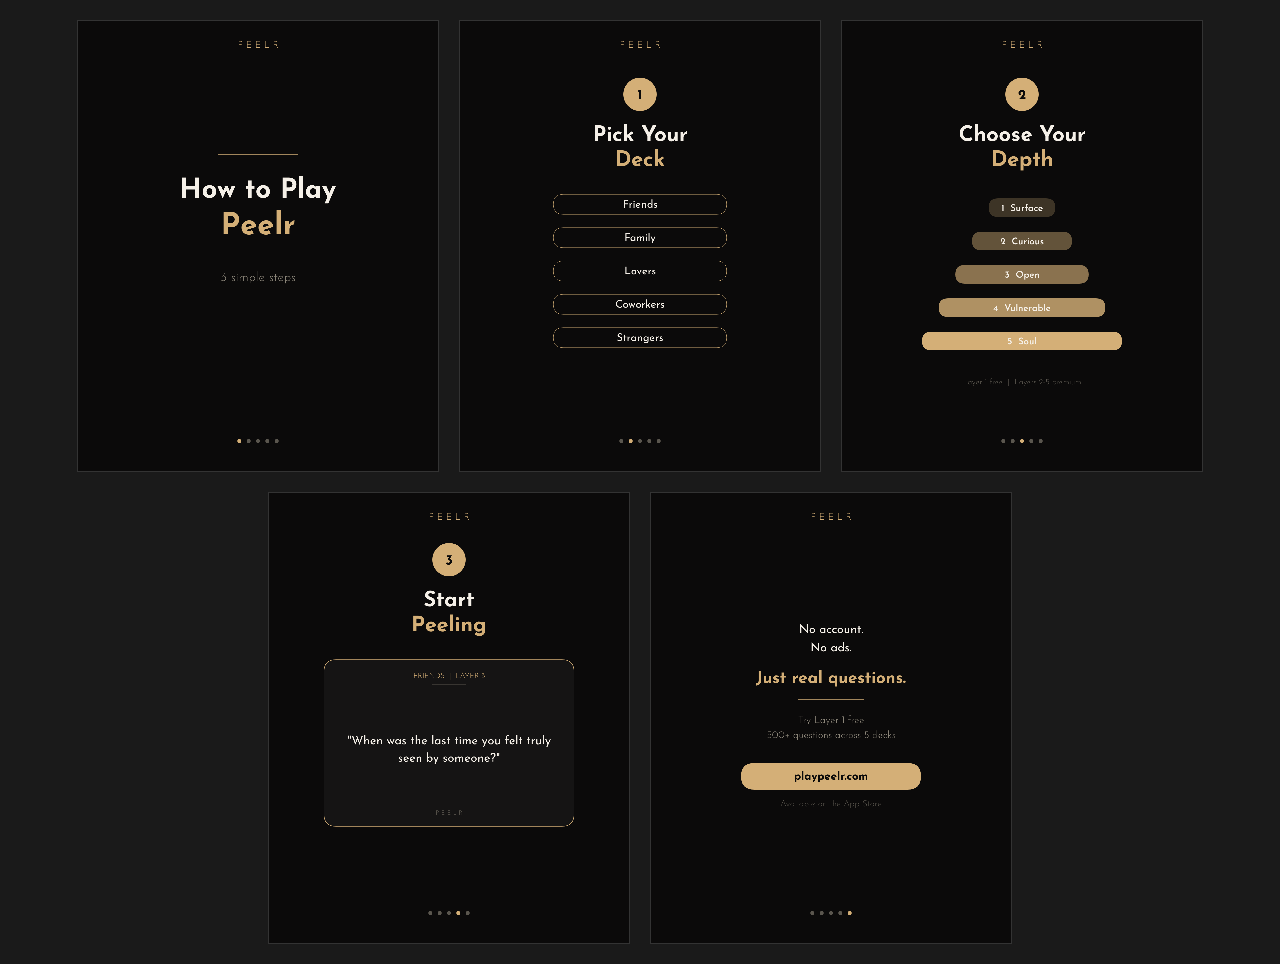
<file: carousel-how-it-works.html>
<!DOCTYPE html>
<html lang="en">
<head>
<meta charset="UTF-8">
<title>Peelr Carousel - How It Works</title>
<style>
body { margin: 0; background: #1a1a1a; display: flex; flex-wrap: wrap; gap: 20px; padding: 20px; justify-content: center; }
canvas { border: 1px solid #333; max-width: 360px; height: auto; }
</style>
<link href="https://fonts.googleapis.com/css2?family=Josefin+Sans:wght@300;400;600;700&display=swap" rel="stylesheet">
</head>
<body>
<script>
const W = 1080, H = 1350;
const BG = '#0B0A0A';
const GOLD = '#D4AF77';
const CREAM = '#F5F0E8';
const MUTED = '#8A8478';
const DIM = '#5A564E';

function waitForFont() {
  return document.fonts.load('400 48px "Josefin Sans"').then(() => {
    return document.fonts.load('700 48px "Josefin Sans"');
  });
}

function drawRoundedRect(ctx, x, y, w, h, r) {
  ctx.beginPath();
  ctx.moveTo(x + r, y);
  ctx.lineTo(x + w - r, y);
  ctx.quadraticCurveTo(x + w, y, x + w, y + r);
  ctx.lineTo(x + w, y + h - r);
  ctx.quadraticCurveTo(x + w, y + h, x + w - r, y + h);
  ctx.lineTo(x + r, y + h);
  ctx.quadraticCurveTo(x, y + h, x, y + h - r);
  ctx.lineTo(x, y + r);
  ctx.quadraticCurveTo(x, y, x + r, y);
  ctx.closePath();
}

function drawLogo(ctx, y) {
  ctx.font = '300 28px "Josefin Sans"';
  ctx.fillStyle = GOLD;
  ctx.textAlign = 'center';
  ctx.fillText('P E E L R', W / 2, y);
}

function drawDots(ctx, activeIndex, total, y) {
  const dotR = 6;
  const gap = 28;
  const startX = W / 2 - ((total - 1) * gap) / 2;
  for (let i = 0; i < total; i++) {
    ctx.beginPath();
    ctx.arc(startX + i * gap, y, dotR, 0, Math.PI * 2);
    ctx.fillStyle = i === activeIndex ? GOLD : DIM;
    ctx.fill();
  }
}

function wrapTextCentered(ctx, text, x, y, maxWidth, lineHeight) {
  const words = text.split(' ');
  let line = '';
  let lines = [];
  for (let w of words) {
    let test = line + w + ' ';
    if (ctx.measureText(test).width > maxWidth && line !== '') {
      lines.push(line.trim());
      line = w + ' ';
    } else {
      line = test;
    }
  }
  lines.push(line.trim());
  const totalH = lines.length * lineHeight;
  const startY = y - totalH / 2 + lineHeight / 2;
  for (let i = 0; i < lines.length; i++) {
    ctx.fillText(lines[i], x, startY + i * lineHeight);
  }
  return lines.length;
}

function drawStepNumber(ctx, num, x, y) {
  // Gold circle with step number
  ctx.beginPath();
  ctx.arc(x, y, 50, 0, Math.PI * 2);
  ctx.fillStyle = GOLD;
  ctx.fill();
  ctx.font = '700 42px "Josefin Sans"';
  ctx.fillStyle = BG;
  ctx.textAlign = 'center';
  ctx.fillText(num, x, y + 15);
}

function createSlide(index) {
  const c = document.createElement('canvas');
  c.width = W; c.height = H;
  const ctx = c.getContext('2d');
  ctx.fillStyle = BG;
  ctx.fillRect(0, 0, W, H);
  drawLogo(ctx, 80);
  drawDots(ctx, index, 5, H - 90);

  if (index === 0) {
    // Slide 1: How to Play headline
    ctx.textAlign = 'center';

    ctx.strokeStyle = GOLD;
    ctx.lineWidth = 1.5;
    ctx.beginPath();
    ctx.moveTo(W / 2 - 120, 400);
    ctx.lineTo(W / 2 + 120, 400);
    ctx.stroke();

    ctx.font = '700 82px "Josefin Sans"';
    ctx.fillStyle = CREAM;
    ctx.fillText('How to Play', W / 2, 530);
    ctx.fillStyle = GOLD;
    ctx.font = '700 92px "Josefin Sans"';
    ctx.fillText('Peelr', W / 2, 640);

    ctx.strokeStyle = GOLD;
    ctx.lineWidth = 1.5;
    ctx.beginPath();
    ctx.moveTo(W / 2 - 120, 690);
    ctx.lineTo(W / 2 + 120, 690);
    ctx.stroke();

    ctx.font = '300 38px "Josefin Sans"';
    ctx.fillStyle = MUTED;
    ctx.fillText('3 simple steps', W / 2, 780);

  } else if (index === 1) {
    // Slide 2: Step 1 - Pick Your Deck
    drawStepNumber(ctx, '1', W / 2, 220);

    ctx.textAlign = 'center';
    ctx.font = '700 64px "Josefin Sans"';
    ctx.fillStyle = CREAM;
    ctx.fillText('Pick Your', W / 2, 360);
    ctx.fillStyle = GOLD;
    ctx.fillText('Deck', W / 2, 435);

    const decks = ['Friends', 'Family', 'Lovers', 'Coworkers', 'Strangers'];
    const startY = 550;
    const gap = 100;

    decks.forEach((deck, i) => {
      const y = startY + i * gap;
      // Pill shape
      drawRoundedRect(ctx, 280, y - 30, W - 560, 60, 30);
      ctx.strokeStyle = GOLD;
      ctx.lineWidth = 1;
      ctx.stroke();

      ctx.font = '400 32px "Josefin Sans"';
      ctx.fillStyle = CREAM;
      ctx.textAlign = 'center';
      ctx.fillText(deck, W / 2, y + 10);
    });

  } else if (index === 2) {
    // Slide 3: Step 2 - Choose Your Depth
    drawStepNumber(ctx, '2', W / 2, 220);

    ctx.textAlign = 'center';
    ctx.font = '700 64px "Josefin Sans"';
    ctx.fillStyle = CREAM;
    ctx.fillText('Choose Your', W / 2, 360);
    ctx.fillStyle = GOLD;
    ctx.fillText('Depth', W / 2, 435);

    const layers = [
      { num: '1', label: 'Surface' },
      { num: '2', label: 'Curious' },
      { num: '3', label: 'Open' },
      { num: '4', label: 'Vulnerable' },
      { num: '5', label: 'Soul' },
    ];

    const startY = 560;
    const gap = 100;

    layers.forEach((layer, i) => {
      const y = startY + i * gap;
      const barWidth = 200 + i * 100;
      const barX = (W - barWidth) / 2;
      const alpha = 0.25 + (i * 0.19);

      // Growing bars
      drawRoundedRect(ctx, barX, y - 28, barWidth, 56, 28);
      ctx.fillStyle = `rgba(212, 175, 119, ${alpha})`;
      ctx.fill();

      // Number and label
      ctx.font = '600 28px "Josefin Sans"';
      ctx.fillStyle = CREAM;
      ctx.textAlign = 'center';
      ctx.fillText(layer.num + '  ' + layer.label, W / 2, y + 10);
    });

    // Free vs premium note
    ctx.font = '300 24px "Josefin Sans"';
    ctx.fillStyle = DIM;
    ctx.textAlign = 'center';
    ctx.fillText('Layer 1 free  |  Layers 2-5 premium', W / 2, startY + 5 * gap + 30);

  } else if (index === 3) {
    // Slide 4: Step 3 - Start Peeling
    drawStepNumber(ctx, '3', W / 2, 200);

    ctx.textAlign = 'center';
    ctx.font = '700 64px "Josefin Sans"';
    ctx.fillStyle = CREAM;
    ctx.fillText('Start', W / 2, 340);
    ctx.fillStyle = GOLD;
    ctx.fillText('Peeling', W / 2, 415);

    // Sample question card
    const cardW = 750;
    const cardH = 500;
    const cardX = (W - cardW) / 2;
    const cardY = 500;
    const r = 36;

    drawRoundedRect(ctx, cardX, cardY, cardW, cardH, r);
    ctx.fillStyle = '#151414';
    ctx.fill();
    ctx.strokeStyle = GOLD;
    ctx.lineWidth = 1.5;
    ctx.stroke();

    // Deck label
    ctx.font = '300 22px "Josefin Sans"';
    ctx.fillStyle = GOLD;
    ctx.textAlign = 'center';
    ctx.fillText('FRIENDS  |  LAYER 3', W / 2, cardY + 55);

    // Line
    ctx.strokeStyle = DIM;
    ctx.lineWidth = 1;
    ctx.beginPath();
    ctx.moveTo(W / 2 - 50, cardY + 75);
    ctx.lineTo(W / 2 + 50, cardY + 75);
    ctx.stroke();

    // Question
    ctx.font = '400 36px "Josefin Sans"';
    ctx.fillStyle = CREAM;
    wrapTextCentered(ctx, '"When was the last time you felt truly seen by someone?"', W / 2, cardY + cardH / 2 + 30, cardW - 100, 52);

    // Bottom logo on card
    ctx.font = '300 18px "Josefin Sans"';
    ctx.fillStyle = DIM;
    ctx.fillText('P E E L R', W / 2, cardY + cardH - 35);

  } else if (index === 4) {
    // Slide 5: CTA
    ctx.textAlign = 'center';

    ctx.font = '400 36px "Josefin Sans"';
    ctx.fillStyle = CREAM;
    ctx.fillText('No account.', W / 2, 420);
    ctx.fillText('No ads.', W / 2, 475);

    ctx.font = '700 50px "Josefin Sans"';
    ctx.fillStyle = GOLD;
    ctx.fillText('Just real questions.', W / 2, 570);

    // Decorative line
    ctx.strokeStyle = GOLD;
    ctx.lineWidth = 1.5;
    ctx.beginPath();
    ctx.moveTo(W / 2 - 100, 620);
    ctx.lineTo(W / 2 + 100, 620);
    ctx.stroke();

    ctx.font = '300 30px "Josefin Sans"';
    ctx.fillStyle = MUTED;
    ctx.fillText('Try Layer 1 free', W / 2, 690);
    ctx.fillText('500+ questions across 5 decks', W / 2, 735);

    // CTA button
    drawRoundedRect(ctx, 270, 810, W - 540, 80, 40);
    ctx.fillStyle = GOLD;
    ctx.fill();
    ctx.font = '700 34px "Josefin Sans"';
    ctx.fillStyle = BG;
    ctx.textAlign = 'center';
    ctx.fillText('playpeelr.com', W / 2, 860);

    ctx.font = '300 26px "Josefin Sans"';
    ctx.fillStyle = DIM;
    ctx.fillText('Available on the App Store', W / 2, 940);
  }

  document.body.appendChild(c);
  return c;
}

waitForFont().then(() => {
  const canvases = [];
  for (let i = 0; i < 5; i++) {
    canvases.push(createSlide(i));
  }
  setTimeout(() => {
    canvases.forEach((c, i) => {
      const link = document.createElement('a');
      link.download = 'peelr-how-it-works-slide-' + (i + 1) + '.png';
      link.href = c.toDataURL('image/png');
      link.click();
    });
  }, 500);
});
</script>
</body>
</html>
</file>
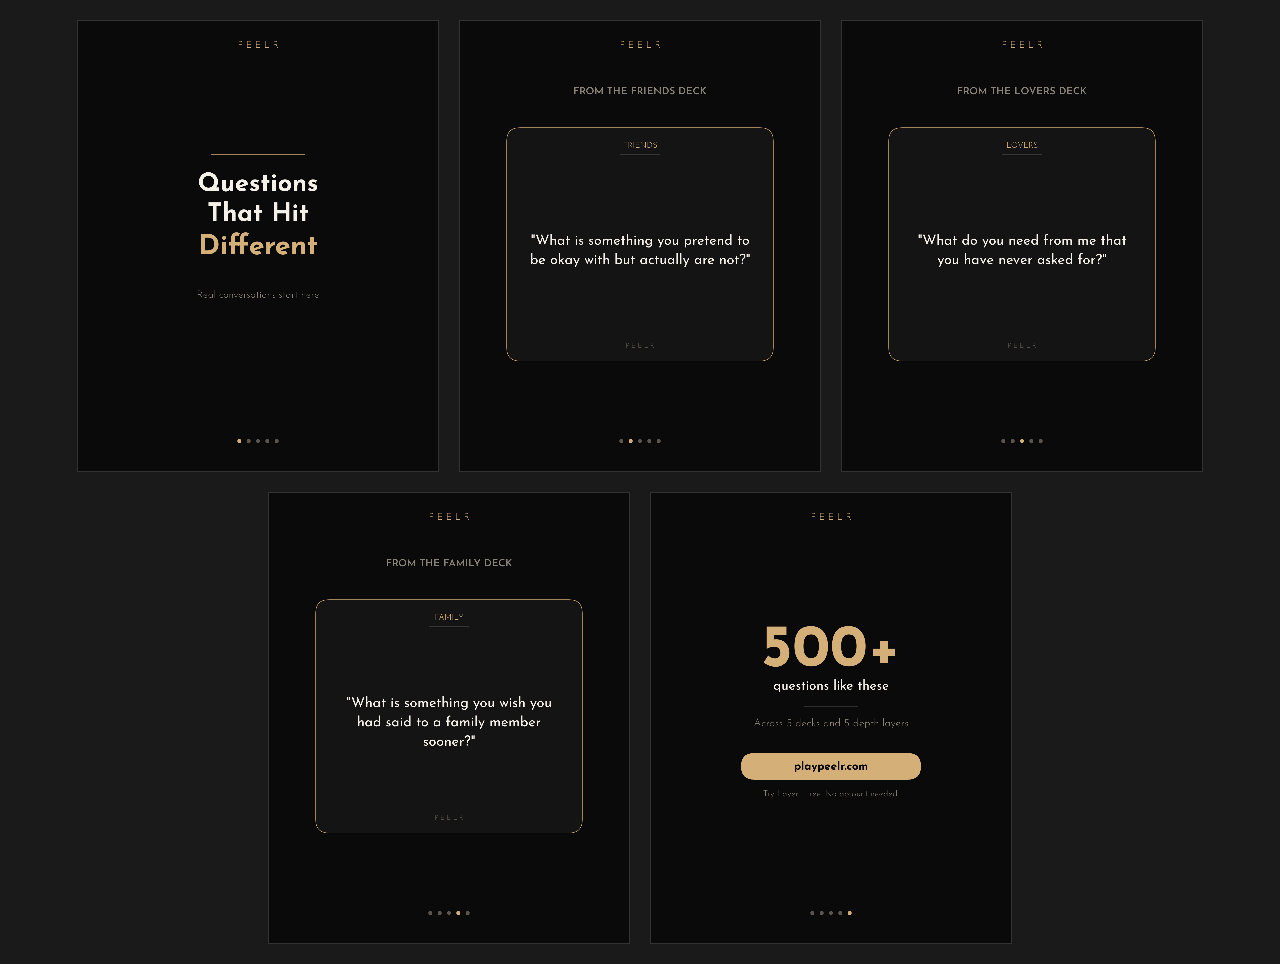
<file: carousel-questions.html>
<!DOCTYPE html>
<html lang="en">
<head>
<meta charset="UTF-8">
<title>Peelr Carousel - Questions That Hit Different</title>
<style>
body { margin: 0; background: #1a1a1a; display: flex; flex-wrap: wrap; gap: 20px; padding: 20px; justify-content: center; }
canvas { border: 1px solid #333; max-width: 360px; height: auto; }
</style>
<link href="https://fonts.googleapis.com/css2?family=Josefin+Sans:wght@300;400;600;700&display=swap" rel="stylesheet">
</head>
<body>
<script>
const W = 1080, H = 1350;
const BG = '#0B0A0A';
const GOLD = '#D4AF77';
const CREAM = '#F5F0E8';
const MUTED = '#8A8478';
const DIM = '#5A564E';

function waitForFont() {
  return document.fonts.load('400 48px "Josefin Sans"').then(() => {
    return document.fonts.load('700 48px "Josefin Sans"');
  });
}

function drawRoundedRect(ctx, x, y, w, h, r) {
  ctx.beginPath();
  ctx.moveTo(x + r, y);
  ctx.lineTo(x + w - r, y);
  ctx.quadraticCurveTo(x + w, y, x + w, y + r);
  ctx.lineTo(x + w, y + h - r);
  ctx.quadraticCurveTo(x + w, y + h, x + w - r, y + h);
  ctx.lineTo(x + r, y + h);
  ctx.quadraticCurveTo(x, y + h, x, y + h - r);
  ctx.lineTo(x, y + r);
  ctx.quadraticCurveTo(x, y, x + r, y);
  ctx.closePath();
}

function drawLogo(ctx, y) {
  ctx.font = '300 28px "Josefin Sans"';
  ctx.fillStyle = GOLD;
  ctx.textAlign = 'center';
  ctx.fillText('P E E L R', W / 2, y);
}

function drawDots(ctx, activeIndex, total, y) {
  const dotR = 6;
  const gap = 28;
  const startX = W / 2 - ((total - 1) * gap) / 2;
  for (let i = 0; i < total; i++) {
    ctx.beginPath();
    ctx.arc(startX + i * gap, y, dotR, 0, Math.PI * 2);
    ctx.fillStyle = i === activeIndex ? GOLD : DIM;
    ctx.fill();
  }
}

function wrapTextCentered(ctx, text, x, y, maxWidth, lineHeight) {
  const words = text.split(' ');
  let line = '';
  let lines = [];
  for (let w of words) {
    let test = line + w + ' ';
    if (ctx.measureText(test).width > maxWidth && line !== '') {
      lines.push(line.trim());
      line = w + ' ';
    } else {
      line = test;
    }
  }
  lines.push(line.trim());
  const totalH = lines.length * lineHeight;
  const startY = y - totalH / 2 + lineHeight / 2;
  for (let i = 0; i < lines.length; i++) {
    ctx.fillText(lines[i], x, startY + i * lineHeight);
  }
  return lines.length;
}

function drawQuestionCard(ctx, deckName, question) {
  const cardW = 800;
  const cardH = 700;
  const cardX = (W - cardW) / 2;
  const cardY = 320;
  const r = 40;

  // Card background - subtle dark card
  drawRoundedRect(ctx, cardX, cardY, cardW, cardH, r);
  ctx.fillStyle = '#151414';
  ctx.fill();
  ctx.strokeStyle = GOLD;
  ctx.lineWidth = 1.5;
  ctx.stroke();

  // Deck label at top of card
  ctx.font = '300 24px "Josefin Sans"';
  ctx.fillStyle = GOLD;
  ctx.textAlign = 'center';
  ctx.fillText(deckName.toUpperCase(), W / 2, cardY + 60);

  // Decorative line
  ctx.strokeStyle = DIM;
  ctx.lineWidth = 1;
  ctx.beginPath();
  ctx.moveTo(W / 2 - 60, cardY + 80);
  ctx.lineTo(W / 2 + 60, cardY + 80);
  ctx.stroke();

  // Question text
  ctx.font = '400 42px "Josefin Sans"';
  ctx.fillStyle = CREAM;
  ctx.textAlign = 'center';
  wrapTextCentered(ctx, '"' + question + '"', W / 2, cardY + cardH / 2 + 30, cardW - 120, 58);

  // P E E L R at bottom of card
  ctx.font = '300 20px "Josefin Sans"';
  ctx.fillStyle = DIM;
  ctx.fillText('P E E L R', W / 2, cardY + cardH - 40);
}

function createSlide(index) {
  const c = document.createElement('canvas');
  c.width = W; c.height = H;
  const ctx = c.getContext('2d');
  ctx.fillStyle = BG;
  ctx.fillRect(0, 0, W, H);
  drawLogo(ctx, 80);
  drawDots(ctx, index, 5, H - 90);

  if (index === 0) {
    // Slide 1: Headline
    ctx.textAlign = 'center';

    ctx.strokeStyle = GOLD;
    ctx.lineWidth = 1.5;
    ctx.beginPath();
    ctx.moveTo(W / 2 - 140, 400);
    ctx.lineTo(W / 2 + 140, 400);
    ctx.stroke();

    ctx.font = '700 76px "Josefin Sans"';
    ctx.fillStyle = CREAM;
    ctx.fillText('Questions', W / 2, 510);
    ctx.fillText('That Hit', W / 2, 600);
    ctx.fillStyle = GOLD;
    ctx.font = '700 84px "Josefin Sans"';
    ctx.fillText('Different', W / 2, 700);

    ctx.strokeStyle = GOLD;
    ctx.lineWidth = 1.5;
    ctx.beginPath();
    ctx.moveTo(W / 2 - 140, 750);
    ctx.lineTo(W / 2 + 140, 750);
    ctx.stroke();

    ctx.font = '300 30px "Josefin Sans"';
    ctx.fillStyle = MUTED;
    ctx.fillText('Real conversations start here', W / 2, 830);

  } else if (index === 1) {
    // Slide 2: Friends question
    ctx.textAlign = 'center';
    ctx.font = '600 30px "Josefin Sans"';
    ctx.fillStyle = MUTED;
    ctx.fillText('FROM THE FRIENDS DECK', W / 2, 220);

    drawQuestionCard(ctx, 'Friends', 'What is something you pretend to be okay with but actually are not?');

  } else if (index === 2) {
    // Slide 3: Lovers question
    ctx.textAlign = 'center';
    ctx.font = '600 30px "Josefin Sans"';
    ctx.fillStyle = MUTED;
    ctx.fillText('FROM THE LOVERS DECK', W / 2, 220);

    drawQuestionCard(ctx, 'Lovers', 'What do you need from me that you have never asked for?');

  } else if (index === 3) {
    // Slide 4: Family question
    ctx.textAlign = 'center';
    ctx.font = '600 30px "Josefin Sans"';
    ctx.fillStyle = MUTED;
    ctx.fillText('FROM THE FAMILY DECK', W / 2, 220);

    drawQuestionCard(ctx, 'Family', 'What is something you wish you had said to a family member sooner?');

  } else if (index === 4) {
    // Slide 5: CTA
    ctx.textAlign = 'center';

    ctx.font = '700 180px "Josefin Sans"';
    ctx.fillStyle = GOLD;
    ctx.fillText('500+', W / 2, 520);

    ctx.font = '400 40px "Josefin Sans"';
    ctx.fillStyle = CREAM;
    ctx.fillText('questions like these', W / 2, 590);

    ctx.strokeStyle = DIM;
    ctx.lineWidth = 1;
    ctx.beginPath();
    ctx.moveTo(W / 2 - 80, 640);
    ctx.lineTo(W / 2 + 80, 640);
    ctx.stroke();

    ctx.font = '300 32px "Josefin Sans"';
    ctx.fillStyle = MUTED;
    ctx.fillText('Across 5 decks and 5 depth layers', W / 2, 700);

    // CTA button
    drawRoundedRect(ctx, 270, 780, W - 540, 80, 40);
    ctx.fillStyle = GOLD;
    ctx.fill();
    ctx.font = '700 34px "Josefin Sans"';
    ctx.fillStyle = BG;
    ctx.textAlign = 'center';
    ctx.fillText('playpeelr.com', W / 2, 830);

    ctx.font = '300 26px "Josefin Sans"';
    ctx.fillStyle = MUTED;
    ctx.fillText('Try Layer 1 free. No account needed.', W / 2, 910);
  }

  document.body.appendChild(c);
  return c;
}

waitForFont().then(() => {
  const canvases = [];
  for (let i = 0; i < 5; i++) {
    canvases.push(createSlide(i));
  }
  setTimeout(() => {
    canvases.forEach((c, i) => {
      const link = document.createElement('a');
      link.download = 'peelr-questions-slide-' + (i + 1) + '.png';
      link.href = c.toDataURL('image/png');
      link.click();
    });
  }, 500);
});
</script>
</body>
</html>
</file>
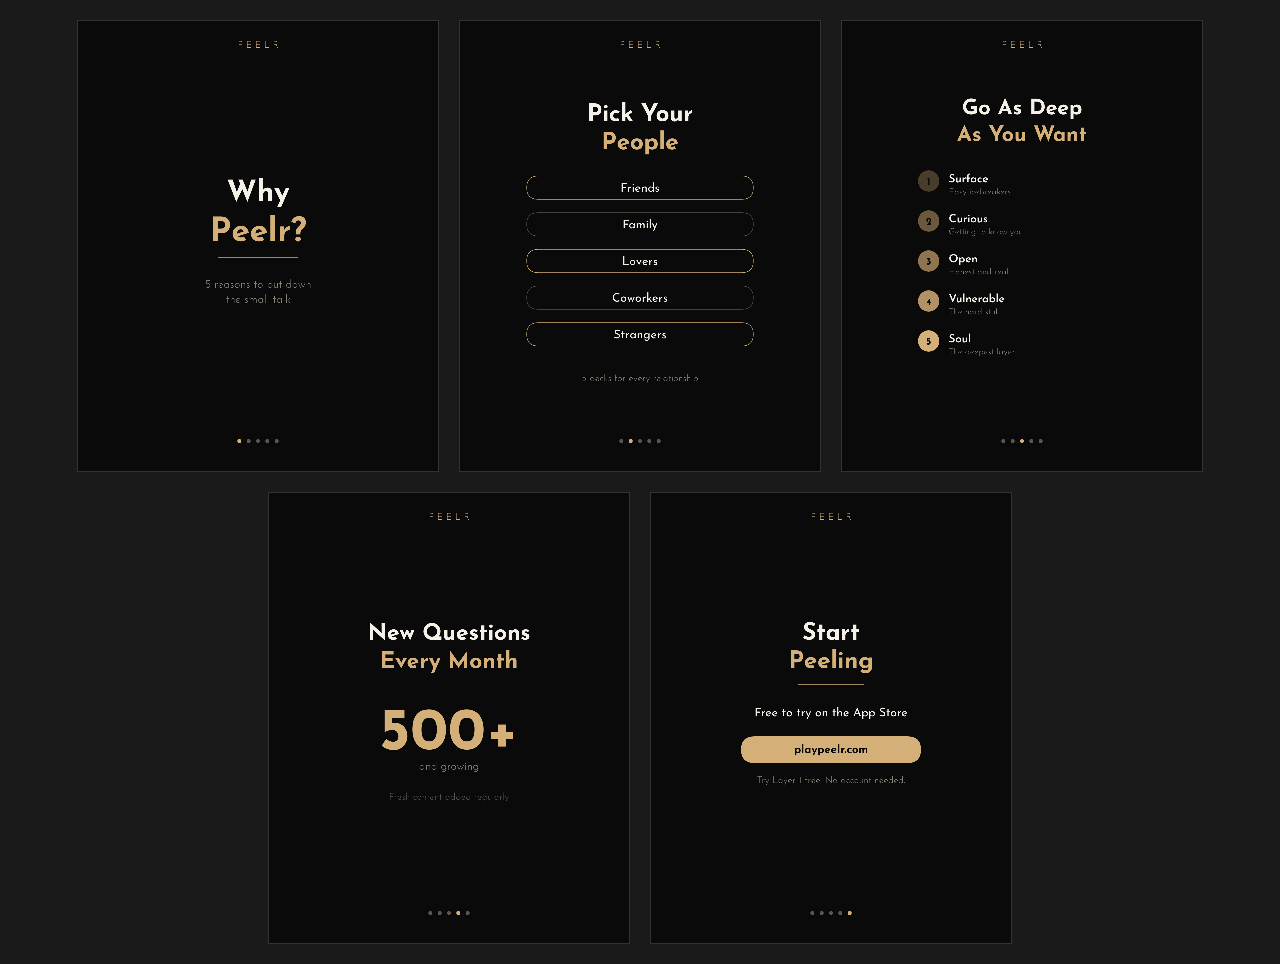
<file: carousel-why-play.html>
<!DOCTYPE html>
<html lang="en">
<head>
<meta charset="UTF-8">
<title>Peelr Carousel - Why Play</title>
<style>
body { margin: 0; background: #1a1a1a; display: flex; flex-wrap: wrap; gap: 20px; padding: 20px; justify-content: center; }
canvas { border: 1px solid #333; max-width: 360px; height: auto; }
</style>
<link href="https://fonts.googleapis.com/css2?family=Josefin+Sans:wght@300;400;600;700&display=swap" rel="stylesheet">
</head>
<body>
<script>
const W = 1080, H = 1350;
const BG = '#0B0A0A';
const GOLD = '#D4AF77';
const CREAM = '#F5F0E8';
const MUTED = '#8A8478';
const DIM = '#5A564E';

function waitForFont() {
  return document.fonts.load('400 48px "Josefin Sans"').then(() => {
    return document.fonts.load('700 48px "Josefin Sans"');
  });
}

function drawRoundedRect(ctx, x, y, w, h, r) {
  ctx.beginPath();
  ctx.moveTo(x + r, y);
  ctx.lineTo(x + w - r, y);
  ctx.quadraticCurveTo(x + w, y, x + w, y + r);
  ctx.lineTo(x + w, y + h - r);
  ctx.quadraticCurveTo(x + w, y + h, x + w - r, y + h);
  ctx.lineTo(x + r, y + h);
  ctx.quadraticCurveTo(x, y + h, x, y + h - r);
  ctx.lineTo(x, y + r);
  ctx.quadraticCurveTo(x, y, x + r, y);
  ctx.closePath();
}

function drawLogo(ctx, y) {
  ctx.font = '300 28px "Josefin Sans"';
  ctx.fillStyle = GOLD;
  ctx.textAlign = 'center';
  ctx.fillText('P E E L R', W / 2, y);
}

function drawSlideNumber(ctx, num, total) {
  ctx.font = '300 22px "Josefin Sans"';
  ctx.fillStyle = DIM;
  ctx.textAlign = 'center';
  ctx.fillText(num + ' / ' + total, W / 2, H - 50);
}

function drawDots(ctx, activeIndex, total, y) {
  const dotR = 6;
  const gap = 28;
  const startX = W / 2 - ((total - 1) * gap) / 2;
  for (let i = 0; i < total; i++) {
    ctx.beginPath();
    ctx.arc(startX + i * gap, y, dotR, 0, Math.PI * 2);
    ctx.fillStyle = i === activeIndex ? GOLD : DIM;
    ctx.fill();
  }
}

function wrapText(ctx, text, x, y, maxWidth, lineHeight) {
  const words = text.split(' ');
  let line = '';
  let lines = [];
  for (let w of words) {
    let test = line + w + ' ';
    if (ctx.measureText(test).width > maxWidth && line !== '') {
      lines.push(line.trim());
      line = w + ' ';
    } else {
      line = test;
    }
  }
  lines.push(line.trim());
  for (let i = 0; i < lines.length; i++) {
    ctx.fillText(lines[i], x, y + i * lineHeight);
  }
  return lines.length;
}

function createSlide(index) {
  const c = document.createElement('canvas');
  c.width = W; c.height = H;
  const ctx = c.getContext('2d');
  ctx.fillStyle = BG;
  ctx.fillRect(0, 0, W, H);
  drawLogo(ctx, 80);
  drawDots(ctx, index, 5, H - 90);

  if (index === 0) {
    // Slide 1: Why Peelr?
    ctx.textAlign = 'center';

    // Decorative line
    ctx.strokeStyle = GOLD;
    ctx.lineWidth = 1.5;
    ctx.beginPath();
    ctx.moveTo(W / 2 - 120, 420);
    ctx.lineTo(W / 2 + 120, 420);
    ctx.stroke();

    ctx.font = '700 88px "Josefin Sans"';
    ctx.fillStyle = CREAM;
    ctx.fillText('Why', W / 2, 540);

    ctx.fillStyle = GOLD;
    ctx.font = '700 100px "Josefin Sans"';
    ctx.fillText('Peelr?', W / 2, 660);

    ctx.strokeStyle = GOLD;
    ctx.lineWidth = 1.5;
    ctx.beginPath();
    ctx.moveTo(W / 2 - 120, 710);
    ctx.lineTo(W / 2 + 120, 710);
    ctx.stroke();

    ctx.font = '300 34px "Josefin Sans"';
    ctx.fillStyle = MUTED;
    ctx.fillText('5 reasons to put down', W / 2, 800);
    ctx.fillText('the small talk', W / 2, 845);

  } else if (index === 1) {
    // Slide 2: Pick Your People
    ctx.textAlign = 'center';
    ctx.font = '700 72px "Josefin Sans"';
    ctx.fillStyle = CREAM;
    ctx.fillText('Pick Your', W / 2, 300);
    ctx.fillStyle = GOLD;
    ctx.fillText('People', W / 2, 385);

    const decks = ['Friends', 'Family', 'Lovers', 'Coworkers', 'Strangers'];
    const startY = 500;
    const gap = 110;

    decks.forEach((deck, i) => {
      const y = startY + i * gap;
      drawRoundedRect(ctx, 200, y - 35, W - 400, 70, 35);
      ctx.strokeStyle = i % 2 === 0 ? GOLD : DIM;
      ctx.lineWidth = 1.5;
      ctx.stroke();

      ctx.font = '400 36px "Josefin Sans"';
      ctx.fillStyle = CREAM;
      ctx.textAlign = 'center';
      ctx.fillText(deck, W / 2, y + 12);
    });

    ctx.font = '300 28px "Josefin Sans"';
    ctx.fillStyle = MUTED;
    ctx.fillText('5 decks for every relationship', W / 2, startY + 5 * gap + 30);

  } else if (index === 2) {
    // Slide 3: Go As Deep As You Want
    ctx.textAlign = 'center';
    ctx.font = '700 64px "Josefin Sans"';
    ctx.fillStyle = CREAM;
    ctx.fillText('Go As Deep', W / 2, 280);
    ctx.fillStyle = GOLD;
    ctx.font = '700 64px "Josefin Sans"';
    ctx.fillText('As You Want', W / 2, 360);

    const layers = [
      { num: '1', label: 'Surface', desc: 'Easy icebreakers' },
      { num: '2', label: 'Curious', desc: 'Getting to know you' },
      { num: '3', label: 'Open', desc: 'Honest and real' },
      { num: '4', label: 'Vulnerable', desc: 'The hard stuff' },
      { num: '5', label: 'Soul', desc: 'The deepest layer' },
    ];

    const startY = 480;
    const gap = 120;

    layers.forEach((layer, i) => {
      const y = startY + i * gap;
      const alpha = 0.3 + (i * 0.175);

      // Circle with number
      ctx.beginPath();
      ctx.arc(260, y, 32, 0, Math.PI * 2);
      ctx.fillStyle = `rgba(212, 175, 119, ${alpha})`;
      ctx.fill();
      ctx.font = '700 30px "Josefin Sans"';
      ctx.fillStyle = BG;
      ctx.textAlign = 'center';
      ctx.fillText(layer.num, 260, y + 11);

      // Label
      ctx.textAlign = 'left';
      ctx.font = '600 34px "Josefin Sans"';
      ctx.fillStyle = CREAM;
      ctx.fillText(layer.label, 320, y + 4);

      // Desc
      ctx.font = '300 26px "Josefin Sans"';
      ctx.fillStyle = MUTED;
      ctx.fillText(layer.desc, 320, y + 40);
    });

  } else if (index === 3) {
    // Slide 4: New Questions Every Month
    ctx.textAlign = 'center';

    ctx.font = '700 68px "Josefin Sans"';
    ctx.fillStyle = CREAM;
    ctx.fillText('New Questions', W / 2, 440);
    ctx.fillStyle = GOLD;
    ctx.font = '700 68px "Josefin Sans"';
    ctx.fillText('Every Month', W / 2, 525);

    // Big number
    ctx.font = '700 180px "Josefin Sans"';
    ctx.fillStyle = GOLD;
    ctx.fillText('500+', W / 2, 770);

    ctx.font = '300 34px "Josefin Sans"';
    ctx.fillStyle = MUTED;
    ctx.fillText('and growing', W / 2, 830);

    // Decorative line
    ctx.strokeStyle = DIM;
    ctx.lineWidth = 1;
    ctx.beginPath();
    ctx.moveTo(W / 2 - 80, 870);
    ctx.lineTo(W / 2 + 80, 870);
    ctx.stroke();

    ctx.font = '300 28px "Josefin Sans"';
    ctx.fillStyle = DIM;
    ctx.fillText('Fresh content added regularly', W / 2, 920);

  } else if (index === 4) {
    // Slide 5: CTA
    ctx.textAlign = 'center';

    ctx.font = '700 72px "Josefin Sans"';
    ctx.fillStyle = CREAM;
    ctx.fillText('Start', W / 2, 440);
    ctx.fillStyle = GOLD;
    ctx.fillText('Peeling', W / 2, 525);

    ctx.strokeStyle = GOLD;
    ctx.lineWidth = 1.5;
    ctx.beginPath();
    ctx.moveTo(W / 2 - 100, 575);
    ctx.lineTo(W / 2 + 100, 575);
    ctx.stroke();

    ctx.font = '400 36px "Josefin Sans"';
    ctx.fillStyle = CREAM;
    ctx.fillText('Free to try on the App Store', W / 2, 670);

    // Button-like CTA
    drawRoundedRect(ctx, 270, 730, W - 540, 80, 40);
    ctx.fillStyle = GOLD;
    ctx.fill();
    ctx.font = '700 34px "Josefin Sans"';
    ctx.fillStyle = BG;
    ctx.fillText('playpeelr.com', W / 2, 780);

    ctx.font = '300 28px "Josefin Sans"';
    ctx.fillStyle = MUTED;
    ctx.fillText('Try Layer 1 free. No account needed.', W / 2, 870);
  }

  document.body.appendChild(c);
  return c;
}

waitForFont().then(() => {
  const canvases = [];
  for (let i = 0; i < 5; i++) {
    canvases.push(createSlide(i));
  }
  // Auto download
  setTimeout(() => {
    canvases.forEach((c, i) => {
      const link = document.createElement('a');
      link.download = 'peelr-why-play-slide-' + (i + 1) + '.png';
      link.href = c.toDataURL('image/png');
      link.click();
    });
  }, 500);
});
</script>
</body>
</html>
</file>
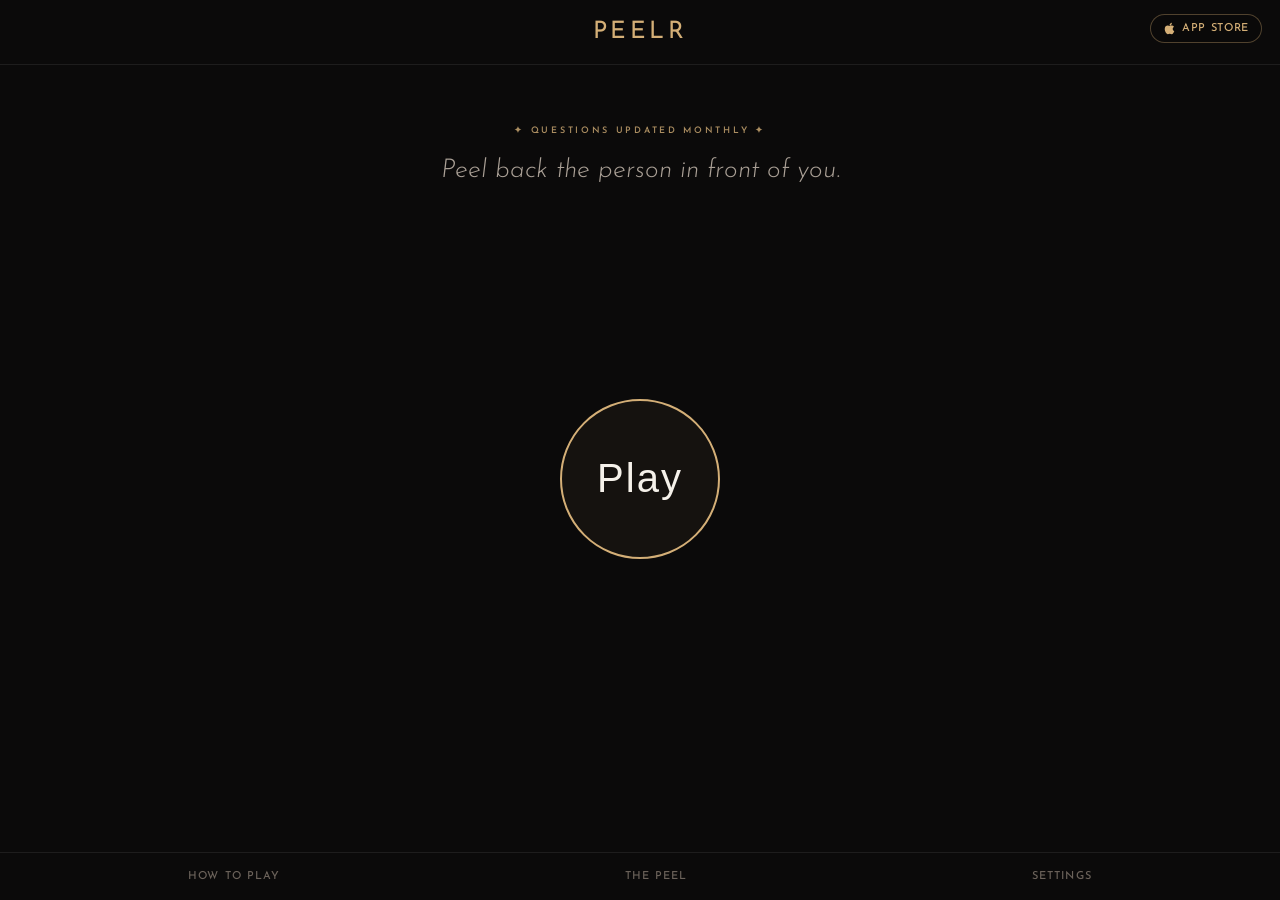
<file: play.html>
<!DOCTYPE html>
<html lang="en">
<head>
<meta charset="UTF-8">
<meta name="viewport" content="width=device-width, initial-scale=1.0, maximum-scale=1.0, user-scalable=no">

<!-- Google tag (gtag.js) -->
<script async src="https://www.googletagmanager.com/gtag/js?id=G-YTBV7M6D75"></script>
<script>
  window.dataLayer = window.dataLayer || [];
  function gtag(){dataLayer.push(arguments);}
  gtag('js', new Date());

  gtag('config', 'G-YTBV7M6D75');
</script>
<title>PEELR — Conversation Card Game | 500 Questions for Friends, Couples, Family & More</title>
<link rel="icon" type="image/png" sizes="192x192" href="/icons/icon-192.png">
<link rel="icon" type="image/png" sizes="512x512" href="/icons/icon-512.png">
<meta name="theme-color" content="#0B0A0A">
<link rel="canonical" href="https://www.playpeelr.com/">
<meta name="description" content="Peelr is a conversation card game with 500 questions across 5 decks and 5 depth layers. Layer 1 free — unlock all layers for $9.99 lifetime or $1.99/mo. New questions every month.">
<meta name="keywords" content="conversation card game, question card game, couple games, partner games, date night games, family game night, icebreaker questions, deep questions for friends, relationship questions, coworker team building, games for couples, games for friends, get to know you questions, conversation starters, party card game, drinking game questions, road trip games, group games, fun questions to ask, deep conversation topics, games for strangers, bonding games, connection games, card game app, free card game online">
<meta name="author" content="Peelr">
<meta name="robots" content="index, follow, max-snippet:-1, max-image-preview:large">
<meta property="og:title" content="PEELR — Conversation Card Game | 500 Deep Questions">
<meta property="og:description" content="Get past small talk. 500 questions across 5 decks and 5 layers of depth. Layer 1 free — unlock the rest for $9.99 lifetime or $1.99/mo.">
<meta property="og:type" content="website">
<meta property="og:url" content="https://www.playpeelr.com">
<meta property="og:site_name" content="Peelr">
<meta property="og:image" content="https://www.playpeelr.com/og-image.png">
<meta property="og:image:width" content="1200">
<meta property="og:image:height" content="630">
<meta property="og:image:alt" content="PEELR — a conversation card game with 500 questions">
<meta name="twitter:card" content="summary_large_image">
<meta name="twitter:site" content="@playpeelr">
<meta name="twitter:creator" content="@playpeelr">
<meta name="twitter:title" content="PEELR — Conversation Card Game | 500 Deep Questions">
<meta name="twitter:description" content="Get past small talk. 500 questions across 5 decks and 5 layers of depth. Layer 1 free — unlock all for $9.99 lifetime or $1.99/mo.">
<meta name="twitter:image" content="https://www.playpeelr.com/og-image.png">
<meta name="twitter:image:alt" content="PEELR — a conversation card game with 500 questions">
<meta name="apple-itunes-app" content="app-id=6759850540">
<link rel="apple-touch-icon" sizes="180x180" href="/icons/apple-touch-icon.png">
<link rel="manifest" href="/manifest.json">
<script type="application/ld+json">
{
  "@context": "https://schema.org",
  "@type": "WebApplication",
  "name": "Peelr",
  "alternateName": "PEELR",
  "url": "https://www.playpeelr.com",
  "description": "Peelr is a conversation card game with 500 questions across 5 decks and 5 depth layers. Layer 1 is free; unlock Layers 2–5 for $9.99 lifetime or $1.99/month. Play with friends, family, couples, coworkers, or strangers to get past small talk and into real conversations.",
  "applicationCategory": "GameApplication",
  "operatingSystem": "Any",
  "offers": [
    {
      "@type": "Offer",
      "name": "Peelr Lifetime",
      "price": "9.99",
      "priceCurrency": "USD"
    },
    {
      "@type": "Offer",
      "name": "Peelr Premium Monthly",
      "price": "1.99",
      "priceCurrency": "USD"
    }
  ],
  "author": {
    "@type": "Organization",
    "name": "Peelr",
    "url": "https://www.playpeelr.com",
    "sameAs": [
      "https://instagram.com/playpeelr",
      "https://tiktok.com/@playpeelr",
      "https://x.com/playpeelr"
    ]
  },
  "aggregateRating": {
    "@type": "AggregateRating",
    "ratingValue": "5",
    "ratingCount": "1",
    "bestRating": "5"
  },
  "keywords": "conversation card game, question game, couple games, partner games, date night, family game night, icebreaker questions, deep questions, relationship questions, team building, games for friends, connection games"
}
</script>
<script type="application/ld+json">
{
  "@context": "https://schema.org",
  "@type": "FAQPage",
  "mainEntity": [
    {
      "@type": "Question",
      "name": "What is Peelr?",
      "acceptedAnswer": {
        "@type": "Answer",
        "text": "Peelr is a conversation card game with 500 questions across 5 decks (Friends, Family, Lovers, Coworkers, Strangers) and 5 layers of depth. It helps you get past small talk and into real, meaningful conversations."
      }
    },
    {
      "@type": "Question",
      "name": "Is Peelr free?",
      "acceptedAnswer": {
        "@type": "Answer",
        "text": "Layer 1 is free across all 5 decks — 100 questions to try. Unlock Layers 2–5 (400+ deeper questions plus new ones every month) for $9.99 one-time lifetime, or $1.99 per month. No account required."
      }
    },
    {
      "@type": "Question",
      "name": "How do you play Peelr?",
      "acceptedAnswer": {
        "@type": "Answer",
        "text": "Pick a deck based on who you're playing with (Friends, Family, Lovers, Coworkers, or Strangers), choose a depth layer from 1 (surface) to 5 (soul level), then take turns answering question cards. Swipe for the next question."
      }
    },
    {
      "@type": "Question",
      "name": "Can I play Peelr with my partner?",
      "acceptedAnswer": {
        "@type": "Answer",
        "text": "Yes! The Lovers deck is designed specifically for couples and partners. It has 100 questions across 5 depth layers, from fun lighthearted questions to deeply intimate ones."
      }
    },
    {
      "@type": "Question",
      "name": "Is Peelr good for date night?",
      "acceptedAnswer": {
        "@type": "Answer",
        "text": "Absolutely. Peelr is one of the best date night games because it sparks real conversation. Start with Layer 1 for a fun warm-up, then go deeper as the night goes on."
      }
    },
    {
      "@type": "Question",
      "name": "Can I use Peelr for team building?",
      "acceptedAnswer": {
        "@type": "Answer",
        "text": "Yes. The Coworkers deck has 100 questions designed for professional settings. It helps remote and in-office teams connect beyond work topics."
      }
    }
  ]
}
</script>
<link rel="preconnect" href="https://fonts.googleapis.com">
<link href="https://fonts.googleapis.com/css2?family=Josefin+Sans:ital,wght@0,300;0,400;0,500;0,600;0,700;1,300;1,400&display=swap" rel="stylesheet">
<link href="https://fonts.googleapis.com/css2?family=Inter:wght@300;400;500;600;700;800&display=swap" rel="stylesheet">
<style>
* {
  margin: 0;
  padding: 0;
  box-sizing: border-box;
}

html, body {
  height: 100%;
  overflow: hidden;
}

:root {
  --bg: #0B0A0A;
  --surface: #161414;
  --gold: #D4AF77;
  --cream: #F5F1EA;
  --muted: #AAA096;
  --dim: #6B625A;
  --friends: #D4AF77;
  --family: #9DBF9D;
  --coworkers: #8AADCF;
  --lovers: #D18B9B;
  --strangers: #C5B0D5;
}

body {
  background: var(--bg);
  color: var(--cream);
  font-family: 'Josefin Sans', sans-serif;
  font-weight: 300;
}

body.light-mode {
  --bg: #F5F0EA;
  --surface: #FFFFFF;
  --gold: #8C6E3E;
  --cream: #1A1714;
  --muted: #4A4239;
  --dim: #6B5F54;
}

.screen {
  display: none;
  height: 100vh;
  height: 100dvh;
  flex-direction: column;
}

.screen.active { display: flex; }

/* HEADER */
.header {
  padding: 20px 24px;
  display: flex;
  align-items: center;
  justify-content: center;
  border-bottom: 1px solid rgba(255,255,255,0.08);
  flex-shrink: 0;
  position: relative;
}

.back-arrow {
  position: absolute;
  left: 24px;
  font-size: 24px;
  color: var(--muted);
  cursor: pointer;
  padding: 8px;
  transition: color 0.3s;
  user-select: none;
}

.back-arrow:hover { color: var(--gold); }

.logo {
  font-size: 24px;
  font-weight: 400;
  letter-spacing: 0.15em;
  color: var(--gold);
  cursor: pointer;
  text-transform: uppercase;
}

.menu-icon {
  position: absolute;
  right: 24px;
  font-size: 20px;
  color: var(--muted);
  cursor: pointer;
  padding: 8px;
  transition: color 0.3s;
}

.menu-icon:hover { color: var(--gold); }

.footer {
  padding: 18px 24px;
  border-top: 1px solid rgba(255,255,255,0.08);
  flex-shrink: 0;
}

.footer-nav {
  display: flex;
  justify-content: space-around;
  gap: 16px;
}

.footer-nav a {
  font-size: 11px;
  font-weight: 500;
  letter-spacing: 0.1em;
  text-transform: uppercase;
  color: var(--dim);
  text-decoration: none;
  cursor: pointer;
  transition: color 0.3s;
}

.footer-nav a:hover { color: var(--gold); }

/* HOME */
#home .content {
  flex: 1;
  display: flex;
  flex-direction: column;
  align-items: center;
  justify-content: center;
  padding: 0 32px;
  position: relative;
  padding-top: 40px;
}

.top-content {
  position: absolute;
  top: 60px;
  left: 0;
  right: 0;
  text-align: center;
}

.badge {
  font-size: 9px;
  font-weight: 600;
  letter-spacing: 0.3em;
  text-transform: uppercase;
  color: var(--gold);
  margin-bottom: 16px;
  opacity: 0.8;
}

.tagline {
  font-size: 22px;
  font-style: italic;
  font-weight: 300;
  color: var(--muted);
  text-align: center;
  line-height: 1.5;
  max-width: 320px;
  margin: 0 auto;
}

.play-button {
  width: 160px;
  height: 160px;
  border-radius: 50%;
  border: 2px solid var(--gold);
  background: rgba(212,175,119,0.05);
  color: var(--cream);
  font-size: 40px;
  font-weight: 400;
  letter-spacing: 0.05em;
  cursor: pointer;
  transition: all 0.4s cubic-bezier(0.34, 1.56, 0.64, 1);
  display: flex;
  align-items: center;
  justify-content: center;
  margin: 0 auto;
}

.play-button:active { transform: scale(0.95); }

/* CONTENT AREA */
.content-area {
  flex: 1;
  overflow-y: auto;
  padding: 20px 24px 20px;
  display: flex;
  flex-direction: column;
  align-items: center;
}

.page-title {
  font-size: 20px;
  font-weight: 400;
  text-align: center;
  margin-bottom: 20px;
  color: var(--cream);
  letter-spacing: 0.02em;
}

/* DECK CARDS */
.deck-grid {
  display: grid;
  grid-template-columns: 1fr;
  gap: 10px;
  width: 100%;
  max-width: 400px;
}

.deck-card {
  background: var(--surface);
  border: 1px solid rgba(255,255,255,0.08);
  border-left: 4px solid var(--accent);
  border-radius: 12px;
  padding: 16px 20px;
  cursor: pointer;
  transition: all 0.3s;
}

.deck-card:active { transform: scale(0.98); }

.deck-name {
  font-size: 17px;
  font-weight: 600;
  color: var(--accent);
  margin-bottom: 4px;
  letter-spacing: 0.02em;
}

.deck-desc {
  font-size: 13px;
  color: var(--muted);
  line-height: 1.4;
  font-weight: 300;
}

/* LAYER CARDS */
.layer-list {
  display: flex;
  flex-direction: column;
  gap: 10px;
  width: 100%;
  max-width: 400px;
}

.layer-row {
  background: var(--surface);
  border: 1px solid rgba(255,255,255,0.08);
  border-radius: 12px;
  padding: 16px 20px;
  cursor: pointer;
  transition: all 0.3s;
  display: flex;
  align-items: center;
  gap: 16px;
}

.layer-row:active { transform: scale(0.98); }

.layer-number {
  font-size: 36px;
  font-weight: 300;
  color: var(--gold);
  line-height: 1;
  min-width: 40px;
}

.layer-content {
  flex: 1;
}

.layer-title {
  font-size: 17px;
  font-weight: 600;
  color: var(--cream);
  margin-bottom: 4px;
}

.layer-desc {
  font-size: 13px;
  color: var(--muted);
  font-weight: 300;
  line-height: 1.4;
}

/* GAME SCREEN */
.card-area {
  flex: 1;
  display: flex;
  flex-direction: column;
  align-items: center;
  justify-content: center;
  padding: 24px;
  gap: 16px;
}

.card-container {
  width: 100%;
  max-width: 340px;
}

.question-card {
  width: 100%;
  aspect-ratio: 5/7;
  max-height: calc(100dvh - 280px);
  background: var(--surface);
  border: 1px solid rgba(255,255,255,0.1);
  border-left: 4px solid var(--accent);
  border-radius: 20px;
  padding: 32px 28px;
  display: flex;
  flex-direction: column;
  justify-content: space-between;
}

/* SPONSORED CARD */
.sponsored-card {
  background: linear-gradient(135deg, var(--surface) 0%, var(--bg) 100%);
  border: 1px solid rgba(212,175,119,0.2);
}

body.light-mode .sponsored-card {
  background: linear-gradient(135deg, #FFFFFF 0%, #F5F0EA 100%);
  border: 1px solid rgba(200,169,126,0.3);
}

.sponsored-badge {
  font-size: 9px;
  font-weight: 600;
  letter-spacing: 0.3em;
  text-transform: uppercase;
  color: var(--gold);
  text-align: center;
  margin-bottom: 24px;
  opacity: 0.6;
}

.sponsored-content {
  text-align: center;
  padding: 20px 0;
  flex: 1;
  display: flex;
  flex-direction: column;
  align-items: center;
  justify-content: center;
}

.sponsored-title {
  font-size: 18px;
  font-weight: 500;
  color: var(--cream);
  margin-bottom: 12px;
}

.sponsored-text {
  font-size: 14px;
  color: var(--muted);
  line-height: 1.6;
  margin-bottom: 20px;
}

.sponsored-cta {
  display: inline-block;
  padding: 12px 24px;
  border: 1px solid var(--gold);
  border-radius: 100px;
  color: var(--gold);
  text-decoration: none;
  font-size: 12px;
  font-weight: 500;
  letter-spacing: 0.05em;
  text-transform: uppercase;
  transition: all 0.3s;
}

.sponsored-cta:active {
  transform: scale(0.95);
}

.card-header {
  display: flex;
  align-items: flex-start;
  justify-content: space-between;
}

.category-label, .layer-label {
  font-size: 10px;
  font-weight: 600;
  letter-spacing: 0.2em;
  text-transform: uppercase;
  color: var(--accent);
}

.question-text {
  font-size: 22px;
  font-style: italic;
  font-weight: 300;
  color: var(--cream);
  line-height: 1.65;
  text-align: center;
  flex: 1;
  display: flex;
  align-items: center;
  justify-content: center;
  padding: 24px 0;
}

.card-footer {
  display: flex;
  align-items: center;
  justify-content: center;
  position: relative;
}

.swipe-hint {
  font-size: 11px;
  color: var(--dim);
  font-weight: 400;
  text-align: center;
}

.share-icon {
  position: absolute;
  right: 0;
  color: var(--dim);
  cursor: pointer;
  padding: 8px;
  transition: color 0.3s;
}

.share-icon:hover { color: var(--gold); }

/* NAVIGATION ARROWS */
.card-navigation {
  display: flex;
  gap: 16px;
  justify-content: center;
  width: 100%;
  max-width: 340px;
}

.nav-arrow {
  width: 48px;
  height: 48px;
  border-radius: 50%;
  border: 1px solid rgba(255,255,255,0.15);
  background: transparent;
  color: var(--muted);
  font-size: 20px;
  cursor: pointer;
  transition: all 0.3s;
  display: flex;
  align-items: center;
  justify-content: center;
}

.nav-arrow:hover {
  border-color: var(--gold);
  color: var(--gold);
  background: rgba(212,175,119,0.05);
}

.nav-arrow:active {
  transform: scale(0.95);
}

.nav-arrow:disabled {
  opacity: 0.3;
  cursor: not-allowed;
  border-color: rgba(255,255,255,0.05);
}

.nav-arrow:disabled:hover {
  background: transparent;
  color: var(--dim);
}

.question-counter {
  font-size: 11px;
  color: var(--dim);
  text-align: center;
  margin-top: 8px;
}

@media (min-width: 768px) {
  .tagline {
    font-size: 26px;
    max-width: 480px;
  }
  .question-card {
    max-width: 360px;
  }
  .card-navigation {
    max-width: 360px;
  }
}
/* LANDSCAPE on short screens (phones held sideways): reshape the portrait
   card into a wider, height-filling card so the question text never clips */
@media (orientation: landscape) and (max-height: 600px) {
  .header { padding: 10px 24px; }
  .footer { padding: 9px 24px; }
  .card-area { padding: 10px 24px; gap: 8px; }
  .card-container { max-width: 520px; }
  .question-card {
    aspect-ratio: auto;
    height: calc(100dvh - 132px);
    max-height: none;
    max-width: 520px;   /* override the 768px rule; let long questions use the width */
    margin: 0 auto;     /* keep the card centered */
    padding: 16px 32px;
  }
  .card-header { margin-bottom: 4px; }
  .question-text { font-size: 18px; line-height: 1.45; padding: 10px 0; }
  .card-navigation { max-width: 600px; gap: 14px; }
  .nav-arrow { width: 40px; height: 40px; font-size: 18px; }
  .question-counter { margin-top: 4px; }
  /* keep list screens comfortably scrollable in landscape */
  .content-area { padding-top: 12px; padding-bottom: 12px; }
  /* HOME: let the badge/tagline flow above the Play button instead of being
     absolutely positioned on top of it (was overlapping in landscape) */
  #home .content { padding-top: 14px; justify-content: center; gap: 18px; }
  .top-content { position: static; top: auto; }
  .badge { margin-bottom: 8px; }
  .tagline { font-size: 17px; max-width: 460px; }
  .play-button { width: 96px; height: 96px; font-size: 26px; }
}
/* MODERN THEME */
body.modern {
  --bg: #F2F2F7;
  --surface: #FFFFFF;
  --gold: #8C6E3E;
  --cream: #000000;
  --muted: #4A4A4C;
  --dim: #6E6E70;
  --friends: #B8893F;
  --family: #1F7A37;
  --coworkers: #0050B3;
  --lovers: #C71F3D;
  --strangers: #7E2FAF;
  font-family: 'Inter', -apple-system, system-ui, sans-serif;
  font-weight: 400;
  -webkit-font-smoothing: antialiased;
}

body.modern.light-mode {
  --bg: #000000;
  --surface: #1C1C1E;
  --gold: #D4A76A;
  --cream: #FFFFFF;
  --muted: #8E8E93;
  --dim: #48484A;
}

body.modern .header {
  border-bottom: 0.5px solid rgba(60,60,67,0.12);
  height: 44px;
  padding: 0 16px;
}

body.modern.light-mode .header {
  border-bottom-color: rgba(84,84,88,0.65);
}

body.modern .logo {
  font-size: 17px;
  font-weight: 600;
  letter-spacing: 0.08em;
  color: var(--cream);
}

body.modern .back-arrow {
  color: var(--gold);
  font-size: 20px;
  left: 8px;
}

body.modern .footer {
  border-top: 0.5px solid rgba(60,60,67,0.12);
  padding: 14px 16px 16px;
}

body.modern.light-mode .footer {
  border-top-color: rgba(84,84,88,0.65);
}

body.modern .footer-nav a {
  font-size: 10px;
  letter-spacing: 0.02em;
}

body.modern .badge {
  font-size: 11px;
  letter-spacing: 0.04em;
  opacity: 1;
}

body.modern .tagline {
  font-style: normal;
  letter-spacing: -0.01em;
}

body.modern .play-button {
  border: none;
  background: var(--cream);
  color: var(--bg);
  font-family: 'Inter', sans-serif;
  font-size: 22px;
  font-weight: 600;
  letter-spacing: -0.01em;
}

body.modern.light-mode .play-button {
  background: var(--gold);
  color: #000;
}

body.modern .page-title {
  font-size: 22px;
  font-weight: 600;
  letter-spacing: -0.02em;
}

body.modern .deck-grid {
  gap: 0;
  background: var(--surface);
  border-radius: 12px;
  overflow: hidden;
}

body.modern .deck-card {
  border: none;
  border-left: none;
  border-radius: 0;
  padding: 11px 16px;
  min-height: 44px;
  position: relative;
}

body.modern .deck-card:not(:last-child)::after {
  content: '';
  position: absolute;
  bottom: 0;
  left: 16px;
  right: 0;
  height: 0.5px;
  background: rgba(60,60,67,0.12);
}

body.modern.light-mode .deck-card:not(:last-child)::after {
  background: rgba(84,84,88,0.65);
}

body.modern .deck-card:active { transform: none; background: rgba(120,120,128,0.08); }

body.modern .deck-name {
  font-weight: 400;
  color: var(--cream);
  letter-spacing: -0.01em;
}

body.modern .deck-desc {
  font-weight: 400;
  letter-spacing: -0.005em;
}

body.modern .layer-list {
  gap: 0;
  background: var(--surface);
  border-radius: 12px;
  overflow: hidden;
}

body.modern .layer-row {
  border: none;
  border-radius: 0;
  padding: 11px 16px;
  min-height: 44px;
  position: relative;
}

body.modern .layer-row:not(:last-child)::after {
  content: '';
  position: absolute;
  bottom: 0;
  left: 54px;
  right: 0;
  height: 0.5px;
  background: rgba(60,60,67,0.12);
}

body.modern.light-mode .layer-row:not(:last-child)::after {
  background: rgba(84,84,88,0.65);
}

body.modern .layer-row:active { transform: none; background: rgba(120,120,128,0.08); }

body.modern .layer-number {
  font-size: 14px;
  font-weight: 700;
  color: #FFFFFF;
  width: 30px;
  height: 30px;
  min-width: 30px;
  border-radius: 7px;
  background: var(--gold);
  display: flex;
  align-items: center;
  justify-content: center;
}

body.modern .layer-title {
  font-weight: 400;
  letter-spacing: -0.01em;
}

body.modern .layer-desc {
  font-weight: 400;
  letter-spacing: -0.005em;
}

body.modern .question-card {
  border: none;
  border-left: none;
}

body.modern .question-text {
  font-style: normal;
  font-weight: 500;
  letter-spacing: -0.02em;
  line-height: 1.5;
}

body.modern .category-label, body.modern .layer-label {
  font-size: 13px;
  letter-spacing: 0.04em;
}

body.modern .nav-arrow {
  border: none;
  background: rgba(120,120,128,0.12);
  color: var(--cream);
}

body.modern .nav-arrow:hover {
  background: rgba(120,120,128,0.18);
  border-color: transparent;
}

body.modern .sponsored-cta {
  border: none;
  background: var(--gold);
  color: #FFFFFF;
  text-transform: none;
  font-size: 15px;
  font-weight: 600;
  letter-spacing: -0.01em;
}
</style>
</head>
<body>

<!-- PERSISTENT APP STORE LINK (top-right, all screens) -->
<a id="ios-app-link" href="https://apps.apple.com/app/peelr/id6759850540" target="_blank" rel="noopener"
   aria-label="Get Peelr on the App Store"
   onclick="gtag('event','ios_app_click',{source:'header'})"
   style="position:fixed;top:14px;right:18px;z-index:50;display:flex;align-items:center;gap:6px;
          padding:7px 12px;border:1px solid rgba(212,175,119,0.35);border-radius:100px;
          background:rgba(11,10,10,0.55);backdrop-filter:blur(8px);-webkit-backdrop-filter:blur(8px);
          color:var(--gold);text-decoration:none;font-size:11px;font-weight:500;letter-spacing:0.06em;
          text-transform:uppercase;transition:all 0.3s;-webkit-tap-highlight-color:transparent;"
   onmouseover="this.style.borderColor='var(--gold)';this.style.background='rgba(212,175,119,0.12)'"
   onmouseout="this.style.borderColor='rgba(212,175,119,0.35)';this.style.background='rgba(11,10,10,0.55)'">
  <svg width="13" height="13" viewBox="0 0 384 512" fill="currentColor" aria-hidden="true"><path d="M318.7 268.7c-.2-36.7 16.4-64.4 50-84.8-18.8-26.9-47.2-41.7-84.7-44.6-35.5-2.8-74.3 20.7-88.5 20.7-15 0-49.4-19.7-76.4-19.7C63.3 141.2 4 184.8 4 273.5q0 39.3 14.4 81.2c12.8 36.7 59 126.7 107.2 125.2 25.2-.6 43-17.9 75.8-17.9 31.8 0 48.3 17.9 76.4 17.9 48.6-.7 90.4-82.5 102.6-119.3-65.2-30.7-61.7-90-61.7-91.9zm-56.6-164.2c27.3-32.4 24.8-61.9 24-72.5-24.1 1.4-52 16.4-67.9 34.9-17.5 19.8-27.8 44.3-25.6 71.9 26.1 2 49.9-11.4 69.5-34.3z"/></svg>
  <span id="ios-app-link-text" data-i18n="ios-app-cta">App Store</span>
</a>

<!-- SEO content for search engines (hidden visually, readable by crawlers) -->
<div style="position:absolute;left:-9999px;top:-9999px;width:1px;height:1px;overflow:hidden" aria-hidden="true">
<h1>Peelr — Conversation Card Game</h1>
<h2>500 Questions for Friends, Couples, Family, Coworkers & Strangers</h2>
<p>Peelr is an online conversation card game with 500 handwritten questions across 5 decks and 5 depth layers. Layer 1 is free to try across all decks. Unlock the full game — Layers 2 through 5 plus monthly new questions — for $9.99 lifetime or $1.99 per month. No app download required.</p>
<h3>Best Card Game for Couples and Date Night</h3>
<p>The Lovers deck has 100 questions designed for couples, partners, and date nights. Start with fun surface-level questions and go all the way to soul-level conversations. Perfect for new relationships, long-term couples, and anyone who wants to connect deeper with their partner.</p>
<h3>Family Game Night Questions</h3>
<p>The Family deck brings 100 questions that help families talk about more than the usual stuff. Great for holidays, dinners, reunions, and road trips. Five depth layers let you choose how deep to go.</p>
<h3>Icebreaker Questions for Friends</h3>
<p>The Friends deck has 100 questions ranging from fun and lighthearted to deeply personal. Perfect for game nights, parties, camping trips, and getting to know your friends on a whole new level.</p>
<h3>Team Building Game for Coworkers</h3>
<p>The Coworkers deck has 100 questions designed for professional team building. Works for remote teams, office happy hours, retreats, and onboarding. Help your team connect beyond Slack messages and meetings.</p>
<h3>Conversation Starters for Strangers</h3>
<p>The Strangers deck has 100 questions for meeting new people. Perfect for parties, travel, networking events, and anyone who wants better conversations with people they just met.</p>
<h3>How to Play Peelr</h3>
<p>1. Pick a deck based on who you're playing with. 2. Choose a depth layer from 1 (surface) to 5 (soul level). 3. Take turns answering question cards. 4. Swipe for the next question. Available in English and Spanish. New questions added every month.</p>
</div>

<!-- HOME -->
<div id="home" class="screen active">
  <div class="header">
    <div class="logo">Peelr</div>
  </div>
  
  <div class="content">
    <div class="top-content">
      <div class="badge" data-i18n="home-badge">✦ QUESTIONS UPDATED MONTHLY ✦</div>
      <div class="tagline" data-i18n="home-tagline">Peel back the person in front of you.</div>
    </div>
    <button class="play-button" onclick="showScreen('category-select')" data-i18n="home-play">Play</button>
  </div>
  
  <div class="footer">
    <div class="footer-nav">
      <a onclick="showScreen('how-to-play')" data-i18n="footer-how">How to Play</a>
      <a onclick="showScreen('the-peel')" data-i18n="footer-peel">The Peel</a>
      <a onclick="showScreen('settings')" data-i18n="footer-settings">Settings</a>
    </div>
  </div>
</div>

<!-- CATEGORY SELECT -->
<div id="category-select" class="screen">
  <div class="header">
    <div class="back-arrow" onclick="showScreen('home')">←</div>
    <div class="logo" onclick="showScreen('home')">Peelr</div>
  </div>
  
  <div class="content-area">
    <h1 class="page-title" data-i18n="category-title">Who are you playing with?</h1>
    <div class="deck-grid">
      <div class="deck-card" style="--accent:var(--friends)" onclick="selectDeck('friends')">
        <div class="deck-name" data-i18n="deck-friends">Friends</div>
        <div class="deck-desc" data-i18n="deck-friends-desc">The people who know you</div>
      </div>
      <div class="deck-card" style="--accent:var(--family)" onclick="selectDeck('family')">
        <div class="deck-name" data-i18n="deck-family">Family</div>
        <div class="deck-desc" data-i18n="deck-family-desc">The roots that shaped you</div>
      </div>
      <div class="deck-card" style="--accent:var(--lovers)" onclick="selectDeck('lovers')">
        <div class="deck-name" data-i18n="deck-lovers">Lovers</div>
        <div class="deck-desc" data-i18n="deck-lovers-desc">The ones who see all of you</div>
      </div>
      <div class="deck-card" style="--accent:var(--coworkers)" onclick="selectDeck('coworkers')">
        <div class="deck-name" data-i18n="deck-coworkers">Coworkers</div>
        <div class="deck-desc" data-i18n="deck-coworkers-desc">The people you build with</div>
      </div>
      <div class="deck-card" style="--accent:var(--strangers)" onclick="selectDeck('strangers')">
        <div class="deck-name" data-i18n="deck-strangers">Strangers</div>
        <div class="deck-desc" data-i18n="deck-strangers-desc">The people you haven't met yet</div>
      </div>
    </div>
  </div>
  
  <div class="footer">
    <div class="footer-nav">
      <a onclick="showScreen('how-to-play')" data-i18n="footer-how">How to Play</a>
      <a onclick="showScreen('the-peel')" data-i18n="footer-peel">The Peel</a>
      <a onclick="showScreen('settings')" data-i18n="footer-settings">Settings</a>
    </div>
  </div>
</div>

<!-- LAYER SELECT -->
<div id="layer-select" class="screen">
  <div class="header">
    <div class="back-arrow" onclick="showScreen('category-select')">←</div>
    <div class="logo" onclick="showScreen('home')">Peelr</div>
  </div>
  
  <div class="content-area">
    <h1 class="page-title" data-i18n="layer-title">How deep do you want to go?</h1>
    <div class="layer-list">
      <div class="layer-row" onclick="startGame(1)">
        <div class="layer-number">1</div>
        <div class="layer-content">
          <div class="layer-title">Surface</div>
          <div class="layer-desc">Light, fun, easy to answer</div>
        </div>
      </div>
      <div class="layer-row" onclick="startGame(2)">
        <div class="layer-number">2</div>
        <div class="layer-content">
          <div class="layer-title">Getting Warmer</div>
          <div class="layer-desc">A little more personal</div>
        </div>
        <div class="layer-lock" style="color:var(--dim);margin-left:auto;display:flex;align-items:center"><svg width="16" height="16" viewBox="0 0 24 24" fill="none" stroke="currentColor" stroke-width="2" stroke-linecap="round" stroke-linejoin="round"><rect x="3" y="11" width="18" height="11" rx="2" ry="2"/><path d="M7 11V7a5 5 0 0 1 10 0v4"/></svg></div>
      </div>
      <div class="layer-row" onclick="startGame(3)">
        <div class="layer-number">3</div>
        <div class="layer-content">
          <div class="layer-title">Going Deeper</div>
          <div class="layer-desc">Emotions, thoughts, real experiences</div>
        </div>
        <div class="layer-lock" style="color:var(--dim);margin-left:auto;display:flex;align-items:center"><svg width="16" height="16" viewBox="0 0 24 24" fill="none" stroke="currentColor" stroke-width="2" stroke-linecap="round" stroke-linejoin="round"><rect x="3" y="11" width="18" height="11" rx="2" ry="2"/><path d="M7 11V7a5 5 0 0 1 10 0v4"/></svg></div>
      </div>
      <div class="layer-row" onclick="startGame(4)">
        <div class="layer-number">4</div>
        <div class="layer-content">
          <div class="layer-title">Deep Dive</div>
          <div class="layer-desc">Vulnerable and introspective</div>
        </div>
        <div class="layer-lock" style="color:var(--dim);margin-left:auto;display:flex;align-items:center"><svg width="16" height="16" viewBox="0 0 24 24" fill="none" stroke="currentColor" stroke-width="2" stroke-linecap="round" stroke-linejoin="round"><rect x="3" y="11" width="18" height="11" rx="2" ry="2"/><path d="M7 11V7a5 5 0 0 1 10 0v4"/></svg></div>
      </div>
      <div class="layer-row" onclick="startGame(5)">
        <div class="layer-number">5</div>
        <div class="layer-content">
          <div class="layer-title">Soul Level</div>
          <div class="layer-desc">Profound. Requires real honesty.</div>
        </div>
        <div class="layer-lock" style="color:var(--dim);margin-left:auto;display:flex;align-items:center"><svg width="16" height="16" viewBox="0 0 24 24" fill="none" stroke="currentColor" stroke-width="2" stroke-linecap="round" stroke-linejoin="round"><rect x="3" y="11" width="18" height="11" rx="2" ry="2"/><path d="M7 11V7a5 5 0 0 1 10 0v4"/></svg></div>
      </div>
    </div>
    <p id="layer-free-note" data-i18n="layer-free-note" style="font-size:12px;color:var(--dim);text-align:center;margin-top:16px;line-height:1.5">Layer 1 is free. Unlock Layers 2–5 for $9.99 lifetime or $1.99/mo — new questions every month.</p>
  </div>
  
  <div class="footer">
    <div class="footer-nav">
      <a onclick="showScreen('how-to-play')" data-i18n="footer-how">How to Play</a>
      <a onclick="showScreen('the-peel')" data-i18n="footer-peel">The Peel</a>
      <a onclick="showScreen('settings')" data-i18n="footer-settings">Settings</a>
    </div>
  </div>
</div>

<!-- GAME -->
<div id="game" class="screen">
  <div class="header">
    <div class="back-arrow" onclick="showScreen('layer-select')">←</div>
    <div class="logo" onclick="showScreen('home')">Peelr</div>
    <div class="menu-icon" onclick="showSwitcher()" style="display:flex;align-items:center;padding:8px">
      <svg width="22" height="22" viewBox="0 0 24 24" fill="none" stroke="currentColor" stroke-width="1.5" stroke-linecap="round" stroke-linejoin="round">
        <rect x="2" y="4" width="16" height="16" rx="2"/>
        <rect x="6" y="2" width="16" height="16" rx="2" fill="var(--bg)" stroke="currentColor"/>
      </svg>
    </div>
  </div>
  
  <div class="card-area">
    <div class="card-container" id="card-container"></div>
    
    <div class="card-navigation">
      <button class="nav-arrow" id="prev-btn" onclick="previousCard()">←</button>
      <button class="nav-arrow" id="next-btn" onclick="nextCard()">→</button>
    </div>
    
    <div class="question-counter" id="counter"></div>
  </div>
  
  <div class="footer">
    <div class="footer-nav">
      <a onclick="showScreen('how-to-play')" data-i18n="footer-how">How to Play</a>
      <a onclick="showScreen('the-peel')" data-i18n="footer-peel">The Peel</a>
      <a onclick="showScreen('settings')" data-i18n="footer-settings">Settings</a>
    </div>
  </div>
</div>

<!-- THE PEEL -->
<div id="the-peel" class="screen">
  <div class="header">
    <div class="back-arrow" onclick="showScreen('home')">←</div>
    <div class="logo" onclick="showScreen('home')">Peelr</div>
  </div>
  
  <div class="content-area">
    <div style="max-width:600px;width:100%">
      <h1 style="font-size:28px;margin-bottom:40px;text-align:center" data-i18n="peel-title">The Peel</h1>
      
      <div style="font-size:10px;font-weight:600;letter-spacing:0.25em;text-transform:uppercase;color:var(--gold);margin-bottom:16px" data-i18n="peel-language">THE LANGUAGE OF PEELR</div>
      
      <div style="background:var(--surface);border-left:3px solid var(--gold);padding:20px;border-radius:8px;margin-bottom:16px">
        <div style="font-size:16px;font-weight:600;color:var(--cream);margin-bottom:8px" data-i18n="peel-term-peelers">Peelers</div>
        <div style="font-size:13px;color:var(--muted);line-height:1.6" data-i18n="peel-term-peelers-desc">The people who play Peelr. If you're here, you're one of us.</div>
      </div>
      
      <div style="background:var(--surface);border-left:3px solid var(--gold);padding:20px;border-radius:8px;margin-bottom:16px">
        <div style="font-size:16px;font-weight:600;color:var(--cream);margin-bottom:8px" data-i18n="peel-term-peel">A Peel</div>
        <div style="font-size:13px;color:var(--muted);line-height:1.6" data-i18n="peel-term-peel-desc">One full session of the game. Not a round. Not a game. A Peel.</div>
      </div>
      
      <div style="background:var(--surface);border-left:3px solid var(--gold);padding:20px;border-radius:8px;margin-bottom:16px">
        <div style="font-size:16px;font-weight:600;color:var(--cream);margin-bottom:8px" data-i18n="peel-term-draw">The Draw</div>
        <div style="font-size:13px;color:var(--muted);line-height:1.6" data-i18n="peel-term-draw-desc">Each individual question card. Every draw is a chance to go somewhere new.</div>
      </div>
      
      <div style="background:var(--surface);border-left:3px solid var(--gold);padding:20px;border-radius:8px;margin-bottom:16px">
        <div style="font-size:16px;font-weight:600;color:var(--cream);margin-bottom:8px" data-i18n="peel-term-layers">The Layers</div>
        <div style="font-size:13px;color:var(--muted);line-height:1.6" data-i18n="peel-term-layers-desc">Five depths, from surface to soul. Layer 1 is easy. Layer 5 requires something.</div>
      </div>
      
      <div style="background:var(--surface);border-left:3px solid var(--gold);padding:20px;border-radius:8px;margin-bottom:16px">
        <div style="font-size:16px;font-weight:600;color:var(--cream);margin-bottom:8px" data-i18n="peel-term-deep">Going Deep</div>
        <div style="font-size:13px;color:var(--muted);line-height:1.6" data-i18n="peel-term-deep-desc">What happens when you stop asking how someone's doing and start asking who they are.</div>
      </div>
      
      <div style="background:var(--surface);border-left:3px solid var(--gold);padding:20px;border-radius:8px;margin-bottom:16px">
        <div style="font-size:16px;font-weight:600;color:var(--cream);margin-bottom:8px" data-i18n="peel-term-soft">A Soft Peel</div>
        <div style="font-size:13px;color:var(--muted);line-height:1.6" data-i18n="peel-term-soft-desc">Layers 1 and 2. A good place to start. No pressure.</div>
      </div>
      
      <div style="background:var(--surface);border-left:3px solid var(--gold);padding:20px;border-radius:8px;margin-bottom:16px">
        <div style="font-size:16px;font-weight:600;color:var(--cream);margin-bottom:8px" data-i18n="peel-term-surface">The Surface</div>
        <div style="font-size:13px;color:var(--muted);line-height:1.6" data-i18n="peel-term-surface-desc">Where most conversations live. Peelr exists to get you past it.</div>
      </div>
      
      <div style="background:var(--surface);border-left:3px solid var(--gold);padding:20px;border-radius:8px;margin-bottom:16px">
        <div style="font-size:16px;font-weight:600;color:var(--cream);margin-bottom:8px" data-i18n="peel-term-peeling">Peeling Someone</div>
        <div style="font-size:13px;color:var(--muted);line-height:1.6" data-i18n="peel-term-peeling-desc">The act of playing Peelr with another person. The best verb we've ever owned.</div>
      </div>
      
      <div style="font-size:10px;font-weight:600;letter-spacing:0.25em;text-transform:uppercase;color:var(--gold);margin-top:40px;margin-bottom:16px" data-i18n="peel-story">WHY PEELR EXISTS</div>
      <p style="font-size:14px;color:var(--muted);line-height:1.8;margin-bottom:16px" data-i18n="peel-p1">Most conversations never get past the surface. How was your day. What do you do. The usual. We sit across from people we care about and somehow never ask the questions that actually matter.</p>
      <p style="font-size:14px;color:var(--muted);line-height:1.8;margin-bottom:16px" data-i18n="peel-p2">Peelr was built for those moments. The dinner that could go deeper. The road trip that needs a spark. The couple that's been together for years but still has layers left to discover. The coworkers who are more than their job titles. The stranger who might change how you see the world.</p>
      <p style="font-size:14px;color:var(--muted);line-height:1.8;margin-bottom:16px" data-i18n="peel-p3">500 questions. 5 decks. 5 layers of depth. Every question is written with care. New ones arrive every month. No account needed. No data collected. Just open it and start peeling.</p>
      <p style="font-size:15px;color:var(--cream);text-align:center;margin-top:28px;line-height:1.6" data-i18n="peel-quote-2">The best conversations don't happen by accident. They happen when someone asks the right question.</p>
      
      <div style="font-size:10px;font-weight:600;letter-spacing:0.25em;text-transform:uppercase;color:var(--gold);margin-top:40px;margin-bottom:16px" data-i18n="peel-support">SUPPORT</div>
      <p style="font-size:14px;color:var(--muted);line-height:1.8;margin-bottom:20px" data-i18n="peel-support-text">Layer 1 is free; the deeper layers are part of Peelr Premium. If a draw meant something to you and you want to throw in extra, you can support it here:</p>
      <a href="https://ko-fi.com/playpeelr" target="_blank" style="display:inline-block;padding:16px 32px;border:2px solid var(--gold);border-radius:100px;background:transparent;color:var(--gold);font-size:13px;font-weight:500;letter-spacing:0.05em;text-transform:uppercase;text-decoration:none;transition:all 0.3s" data-i18n="peel-support-btn">Buy Us a Coffee ✦</a>
      
      <div style="font-size:10px;font-weight:600;letter-spacing:0.25em;text-transform:uppercase;color:var(--gold);margin-top:40px;margin-bottom:16px" data-i18n="peel-find">FIND PEELR</div>
      <div style="display:flex;flex-direction:column;gap:12px">
        <a href="https://playpeelr.com" target="_blank" style="color:var(--muted);text-decoration:none;font-size:14px;transition:color 0.3s">playpeelr.com</a>
        <a href="https://instagram.com/playpeelr" target="_blank" style="color:var(--muted);text-decoration:none;font-size:14px;transition:color 0.3s">@playpeelr on Instagram</a>
        <a href="https://tiktok.com/@playpeelr" target="_blank" style="color:var(--muted);text-decoration:none;font-size:14px;transition:color 0.3s">@playpeelr on TikTok</a>
        <a href="https://x.com/playpeelr" target="_blank" style="color:var(--muted);text-decoration:none;font-size:14px;transition:color 0.3s">@playpeelr on X</a>
      </div>
      
      <div style="margin-top:40px;text-align:center">
        <a href="https://www.playpeelr.com/privacy.html" target="_blank" style="color:var(--dim);text-decoration:none;font-size:12px;cursor:pointer;transition:color 0.3s" onmouseover="this.style.color='var(--gold)'" onmouseout="this.style.color='var(--dim)'" data-i18n="settings-privacy-link">Privacy & Terms</a>
      </div>
    </div>
  </div>
  
  <div class="footer">
    <div class="footer-nav">
      <a onclick="showScreen('how-to-play')" data-i18n="footer-how">How to Play</a>
      <a onclick="showScreen('the-peel')" data-i18n="footer-peel">The Peel</a>
      <a onclick="showScreen('settings')" data-i18n="footer-settings">Settings</a>
    </div>
  </div>
</div>

<!-- HOW TO PLAY -->
<div id="how-to-play" class="screen">
  <div class="header">
    <div class="back-arrow" onclick="showScreen('home')">←</div>
    <div class="logo" onclick="showScreen('home')">Peelr</div>
  </div>
  
  <div class="content-area">
    <div style="max-width:600px;width:100%">
      <h1 style="font-size:28px;margin-bottom:32px;text-align:center" data-i18n="how-title">How to Peel</h1>
      
      <div style="font-size:10px;font-weight:600;letter-spacing:0.25em;text-transform:uppercase;color:var(--gold);margin-bottom:16px" data-i18n="how-step-01">STEP 01</div>
      <p style="font-size:14px;color:var(--muted);line-height:1.8;margin-bottom:28px">
        <strong style="color:var(--cream)" data-i18n="how-step-01-title">Pick Your People</strong><br>
        <span data-i18n="how-step-01-desc">Choose who you're playing with — Friends, Family, Coworkers, Lovers, or Strangers.</span>
      </p>
      
      <div style="font-size:10px;font-weight:600;letter-spacing:0.25em;text-transform:uppercase;color:var(--gold);margin-top:32px;margin-bottom:16px" data-i18n="how-step-02">STEP 02</div>
      <p style="font-size:14px;color:var(--muted);line-height:1.8;margin-bottom:28px">
        <strong style="color:var(--cream)" data-i18n="how-step-02-title">Choose Your Layer</strong><br>
        <span data-i18n="how-step-02-desc">Select a depth from Layer 1 (light and fun) to Layer 5 (soul level). You decide how deep.</span>
      </p>
      
      <div style="font-size:10px;font-weight:600;letter-spacing:0.25em;text-transform:uppercase;color:var(--gold);margin-top:32px;margin-bottom:16px" data-i18n="how-step-03">STEP 03</div>
      <p style="font-size:14px;color:var(--muted);line-height:1.8;margin-bottom:28px">
        <strong style="color:var(--cream)" data-i18n="how-step-03-title">Pull a Draw and Answer</strong><br>
        <span data-i18n="how-step-03-desc">Swipe through questions one at a time. Read each one out loud. Everyone answers. There are no wrong answers.</span>
      </p>
      
      <div style="font-size:10px;font-weight:600;letter-spacing:0.25em;text-transform:uppercase;color:var(--gold);margin-top:40px;margin-bottom:16px" data-i18n="how-things-to-know">A FEW THINGS TO KNOW</div>
      <p style="font-size:14px;color:var(--muted);line-height:1.8;margin-bottom:8px" data-i18n="how-tip-1">• You can switch decks or layers by tapping the menu icon (⋮) on any card</p>
      <p style="font-size:14px;color:var(--muted);line-height:1.8;margin-bottom:8px" data-i18n="how-tip-2">• Use swipe gestures or arrow buttons to navigate</p>
      <p style="font-size:14px;color:var(--muted);line-height:1.8;margin-bottom:28px" data-i18n="how-tip-3">• There's no winning. There's only going deeper.</p>
      
      <p style="font-size:18px;font-style:italic;color:var(--cream);text-align:center;margin-top:48px;line-height:1.6" data-i18n="how-quote">There's no winning. There's only going deeper.</p>
    </div>
  </div>
  
  <div class="footer">
    <div class="footer-nav">
      <a onclick="showScreen('how-to-play')" data-i18n="footer-how">How to Play</a>
      <a onclick="showScreen('the-peel')" data-i18n="footer-peel">The Peel</a>
      <a onclick="showScreen('settings')" data-i18n="footer-settings">Settings</a>
    </div>
  </div>
</div>

<!-- SETTINGS -->
<div id="settings" class="screen">
  <div class="header">
    <div class="back-arrow" onclick="showScreen('home')">←</div>
    <div class="logo" onclick="showScreen('home')">Peelr</div>
  </div>
  
  <div class="content-area">
    <div style="max-width:600px;width:100%">
      <h1 style="font-size:28px;margin-bottom:32px;text-align:center" data-i18n="settings-title">Settings</h1>
      
      <div style="font-size:10px;font-weight:600;letter-spacing:0.25em;text-transform:uppercase;color:var(--gold);margin-bottom:16px" data-i18n="settings-appearance">APPEARANCE</div>
      
      <div style="display:flex;align-items:center;justify-content:space-between;padding:20px 0;border-bottom:1px solid rgba(255,255,255,0.08)">
        <div style="font-size:14px;color:var(--cream)" data-i18n="settings-dark-mode">Dark Mode</div>
        <div id="dark-mode-toggle" onclick="toggleDarkMode()" style="
          width:50px;
          height:28px;
          background:var(--gold);
          border:2px solid var(--gold);
          border-radius:14px;
          position:relative;
          cursor:pointer;
          transition:all 0.3s;
        ">
          <div style="
            width:22px;
            height:22px;
            background:var(--cream);
            border-radius:50%;
            position:absolute;
            top:1px;
            left:23px;
            transition:left 0.3s;
          "></div>
        </div>
      </div>
      
      <div style="font-size:10px;font-weight:600;letter-spacing:0.25em;text-transform:uppercase;color:var(--gold);margin-top:32px;margin-bottom:16px" data-i18n="settings-theme">THEME</div>
      
      <div style="display:flex;gap:10px;padding:10px 0;border-bottom:1px solid rgba(255,255,255,0.08)">
        <div id="theme-classic-btn" onclick="setTheme('classic')" style="
          flex:1;padding:14px 16px;background:var(--gold);border:2px solid var(--gold);border-radius:10px;
          cursor:pointer;text-align:center;transition:all 0.3s;
        ">
          <div style="font-size:14px;font-weight:500;color:var(--bg)" data-i18n="settings-theme-classic">Classic</div>
          <div style="font-size:11px;margin-top:4px;color:var(--bg);opacity:0.7" data-i18n="settings-theme-classic-desc">Elegant & minimal</div>
        </div>
        <div id="theme-modern-btn" onclick="setTheme('modern')" style="
          flex:1;padding:14px 16px;background:transparent;border:2px solid rgba(255,255,255,0.15);border-radius:10px;
          cursor:pointer;text-align:center;transition:all 0.3s;
        ">
          <div style="font-size:14px;font-weight:500;color:var(--muted)" data-i18n="settings-theme-modern">Modern</div>
          <div style="font-size:11px;margin-top:4px;color:var(--dim)" data-i18n="settings-theme-modern-desc">Clean & bold</div>
        </div>
      </div>
      
      <div style="font-size:10px;font-weight:600;letter-spacing:0.25em;text-transform:uppercase;color:var(--gold);margin-top:32px;margin-bottom:16px" data-i18n="settings-language">LANGUAGE</div>
      
      <div style="display:flex;align-items:center;justify-content:space-between;padding:20px 0;border-bottom:1px solid rgba(255,255,255,0.08)">
        <div style="font-size:14px;color:var(--cream)" data-i18n="settings-language-label">Language</div>
        <select id="language-select" onchange="changeLanguage(this.value)" style="
          background:var(--surface);
          color:var(--cream);
          border:1px solid rgba(255,255,255,0.15);
          border-radius:8px;
          padding:10px 16px;
          font-size:14px;
          font-family:'Josefin Sans',sans-serif;
          cursor:pointer;
          -webkit-appearance:none;
          appearance:none;
          min-width:140px;
        ">
          <option value="en">English</option>
          <option value="es">Español</option>
        </select>
      </div>
      
      <div style="font-size:10px;font-weight:600;letter-spacing:0.25em;text-transform:uppercase;color:var(--gold);margin-top:32px;margin-bottom:16px" data-i18n="settings-get-app">GET THE APP</div>

      <a href="https://apps.apple.com/app/peelr/id6759850540" target="_blank" rel="noopener"
         onclick="gtag('event','ios_app_click',{source:'settings'})"
         style="display:flex;align-items:center;justify-content:space-between;gap:12px;padding:20px 0;
                border-bottom:1px solid rgba(255,255,255,0.08);text-decoration:none;cursor:pointer">
        <div style="display:flex;align-items:center;gap:12px">
          <svg width="18" height="18" viewBox="0 0 384 512" fill="var(--gold)" aria-hidden="true"><path d="M318.7 268.7c-.2-36.7 16.4-64.4 50-84.8-18.8-26.9-47.2-41.7-84.7-44.6-35.5-2.8-74.3 20.7-88.5 20.7-15 0-49.4-19.7-76.4-19.7C63.3 141.2 4 184.8 4 273.5q0 39.3 14.4 81.2c12.8 36.7 59 126.7 107.2 125.2 25.2-.6 43-17.9 75.8-17.9 31.8 0 48.3 17.9 76.4 17.9 48.6-.7 90.4-82.5 102.6-119.3-65.2-30.7-61.7-90-61.7-91.9zm-56.6-164.2c27.3-32.4 24.8-61.9 24-72.5-24.1 1.4-52 16.4-67.9 34.9-17.5 19.8-27.8 44.3-25.6 71.9 26.1 2 49.9-11.4 69.5-34.3z"/></svg>
          <div style="font-size:14px;color:var(--cream)" data-i18n="settings-get-app-label">Peelr for iPhone</div>
        </div>
        <div style="font-size:13px;color:var(--dim)">App Store ›</div>
      </a>

      <div id="settings-subscription-wrap" style="display:none">
        <div style="font-size:10px;font-weight:600;letter-spacing:0.25em;text-transform:uppercase;color:var(--gold);margin-top:32px;margin-bottom:16px" data-i18n="settings-subscription">SUBSCRIPTION</div>
        <div id="subscription-box" style="padding:4px 0 4px 0;border-bottom:1px solid rgba(255,255,255,0.08);padding-bottom:24px"></div>
      </div>

      <div style="margin-top:40px;text-align:center;font-size:12px;color:var(--dim)">
        <a onclick="showScreen('changelog')" style="color:var(--dim);text-decoration:none;cursor:pointer;transition:color 0.3s" onmouseover="this.style.color='var(--gold)'" onmouseout="this.style.color='var(--dim)'">Version 1.0.3 ›</a>
      </div>
      <div style="margin-top:12px;text-align:center;font-size:12px">
        <a href="https://www.playpeelr.com/privacy.html" target="_blank" style="color:var(--dim);text-decoration:none;cursor:pointer;transition:color 0.3s" onmouseover="this.style.color='var(--gold)'" onmouseout="this.style.color='var(--dim)'" data-i18n="settings-privacy-link">Privacy & Terms</a>
      </div>
    </div>
  </div>
  
  <div class="footer">
    <div class="footer-nav">
      <a onclick="showScreen('how-to-play')" data-i18n="footer-how">How to Play</a>
      <a onclick="showScreen('the-peel')" data-i18n="footer-peel">The Peel</a>
      <a onclick="showScreen('settings')" data-i18n="footer-settings">Settings</a>
    </div>
  </div>
</div>

<!-- PRIVACY & TERMS -->
<div id="privacy" class="screen">
  <div class="header">
    <div class="back-arrow" onclick="showScreen('settings')">←</div>
    <div class="logo" onclick="showScreen('home')">Peelr</div>
  </div>
  
  <div class="content-area">
    <div style="max-width:600px;width:100%">
      <h1 style="font-size:28px;margin-bottom:40px;text-align:center" data-i18n="privacy-title">Privacy & Terms</h1>
      
      <!-- THE SHORT VERSION -->
      <div style="background:var(--surface);border-left:3px solid var(--gold);padding:20px;border-radius:8px;margin-bottom:32px">
        <p style="font-size:16px;font-style:italic;color:var(--cream);line-height:1.6" data-i18n="privacy-tldr">Peelr is private by design. We use anonymous analytics to understand how people play, but we never track you personally, store your answers, or sell any data. Layer 1 is free to try; unlocking Layers 2–5 is a one-time $9.99 or $1.99/month.</p>
      </div>

      <!-- PRICING -->
      <div style="font-size:10px;font-weight:600;letter-spacing:0.25em;text-transform:uppercase;color:var(--gold);margin-bottom:16px" data-i18n="privacy-free-heading">PRICING</div>
      <p style="font-size:14px;color:var(--muted);line-height:1.8;margin-bottom:28px" data-i18n="privacy-free-text">Layer 1 is free across all 5 decks — about 100 questions, no account needed. Unlocking Layers 2 through 5 (400+ deeper questions plus new ones every month) costs <strong style="color:var(--cream)">$9.99 one-time lifetime</strong> or <strong style="color:var(--cream)">$1.99 per month</strong>, your choice. Payments are processed by Stripe on the web and Apple on iOS. No hidden charges, no upsells, no autorenewal surprises.</p>
      
      <!-- ANONYMOUS ANALYTICS -->
      <div style="font-size:10px;font-weight:600;letter-spacing:0.25em;text-transform:uppercase;color:var(--gold);margin-top:32px;margin-bottom:16px" data-i18n="privacy-tracking-heading">ANONYMOUS ANALYTICS</div>
      <p style="font-size:14px;color:var(--muted);line-height:1.8;margin-bottom:28px" data-i18n="privacy-tracking-text">We use Google Analytics to understand how people use Peelr — things like which decks are popular and how many people visit. This data is anonymous and aggregated. We don't collect your name, email, or any personal information. Your answers are never recorded, stored, or seen by anyone. Your conversations are yours.</p>
      
      <!-- NO DATA COLLECTION -->
      <div style="font-size:10px;font-weight:600;letter-spacing:0.25em;text-transform:uppercase;color:var(--gold);margin-top:32px;margin-bottom:16px" data-i18n="privacy-data-heading">NO DATA COLLECTION</div>
      <p style="font-size:14px;color:var(--muted);line-height:1.8;margin-bottom:28px" data-i18n="privacy-data-text">Peelr runs entirely in your browser. Nothing is sent to a server. Your language preference is saved locally on your device and never leaves it. If you clear your browser data, it's gone — because it was only ever yours.</p>
      
      <!-- HOW PEELR MAKES MONEY -->
      <div style="font-size:10px;font-weight:600;letter-spacing:0.25em;text-transform:uppercase;color:var(--gold);margin-top:32px;margin-bottom:16px" data-i18n="privacy-affiliate-heading">HOW PEELR MAKES MONEY</div>
      <p style="font-size:14px;color:var(--muted);line-height:1.8;margin-bottom:28px" data-i18n="privacy-affiliate-text">Peelr Premium ($9.99 lifetime or $1.99/month) is the primary way Peelr supports itself. Sponsored cards shown to free users contain affiliate links — if you click one and buy something, we may earn a small commission at no extra cost to you. Premium users do not see sponsored cards. No ads, no data selling, no hidden monetization.</p>
      
      <!-- OPEN SOURCE -->
      <div style="font-size:10px;font-weight:600;letter-spacing:0.25em;text-transform:uppercase;color:var(--gold);margin-top:32px;margin-bottom:16px" data-i18n="privacy-transparent-heading">TRANSPARENCY</div>
      <p style="font-size:14px;color:var(--muted);line-height:1.8;margin-bottom:28px" data-i18n="privacy-transparent-text">Peelr is a single HTML file. There's no hidden backend, no secret data pipeline, no third-party SDKs. What you see is what there is. You can inspect the source code yourself — it's all right there.</p>
      
      <!-- TERMS -->
      <div style="font-size:10px;font-weight:600;letter-spacing:0.25em;text-transform:uppercase;color:var(--gold);margin-top:32px;margin-bottom:16px" data-i18n="privacy-terms-heading">TERMS OF USE</div>
      <p style="font-size:14px;color:var(--muted);line-height:1.8;margin-bottom:28px" data-i18n="privacy-terms-text">Peelr is provided as-is for personal, non-commercial use. The questions are original and belong to Peelr. Don't copy the questions and pretend they're yours — that's not cool. Play the game, share the game, enjoy the game. That's all we ask.</p>
      
      <p style="font-size:18px;font-style:italic;color:var(--cream);text-align:center;margin-top:48px;line-height:1.6" data-i18n="privacy-closing">Your conversations are sacred. We built Peelr to protect that.</p>
      
      <p style="font-size:12px;color:var(--dim);text-align:center;margin-top:24px" data-i18n="privacy-updated">Last updated: February 2026</p>
    </div>
  </div>
  
  <div class="footer">
    <div class="footer-nav">
      <a onclick="showScreen('how-to-play')" data-i18n="footer-how">How to Play</a>
      <a onclick="showScreen('the-peel')" data-i18n="footer-peel">The Peel</a>
      <a onclick="showScreen('settings')" data-i18n="footer-settings">Settings</a>
    </div>
  </div>
</div>

<!-- CHANGELOG -->
<div id="changelog" class="screen">
  <div class="header">
    <div class="back-arrow" onclick="showScreen('settings')">←</div>
    <div class="logo" onclick="showScreen('home')">Peelr</div>
  </div>
  
  <div class="content-area">
    <div style="max-width:600px;width:100%">
      <h1 style="font-size:28px;margin-bottom:40px;text-align:center" data-i18n="changelog-title">What's New</h1>
      
      <!-- V1.0.2 -->
      <div style="margin-bottom:36px">
        <div style="display:flex;align-items:center;gap:12px;margin-bottom:16px">
          <div style="font-size:18px;font-weight:600;color:var(--cream)">V1.0.2</div>
          <div style="font-size:10px;font-weight:600;letter-spacing:0.15em;text-transform:uppercase;color:var(--bg);background:var(--gold);padding:4px 10px;border-radius:100px" data-i18n="changelog-latest">LATEST</div>
        </div>
        <div style="border-left:2px solid var(--gold);padding-left:20px;display:flex;flex-direction:column;gap:10px">
          <p style="font-size:14px;color:var(--muted);line-height:1.6">Progressive Web App (PWA) — install Peelr to your home screen</p>
          <p style="font-size:14px;color:var(--muted);line-height:1.6">Smart install banner with iOS & Android support</p>
          <p style="font-size:14px;color:var(--muted);line-height:1.6">Offline support via service worker caching</p>
          <p style="font-size:14px;color:var(--muted);line-height:1.6">Standalone app experience — no browser chrome</p>
          <p style="font-size:14px;color:var(--muted);line-height:1.6">Bilingual install prompts (English / Español)</p>
        </div>
      </div>
      
      <!-- V1.0.1 -->
      <div style="margin-bottom:36px">
        <div style="display:flex;align-items:center;gap:12px;margin-bottom:16px">
          <div style="font-size:18px;font-weight:600;color:var(--cream)">V1.0.1</div>
        </div>
        <div style="border-left:2px solid var(--dim);padding-left:20px;display:flex;flex-direction:column;gap:10px">
          <p style="font-size:14px;color:var(--muted);line-height:1.6" data-i18n="changelog-101-1">Full Spanish translation — all 500 questions translated</p>
          <p style="font-size:14px;color:var(--muted);line-height:1.6" data-i18n="changelog-101-2">Spanish UI translations across all pages</p>
          <p style="font-size:14px;color:var(--muted);line-height:1.6" data-i18n="changelog-101-3">Language selector re-enabled in Settings</p>
          <p style="font-size:14px;color:var(--muted);line-height:1.6" data-i18n="changelog-101-4">Fully bilingual experience (English / Español)</p>
          <p style="font-size:14px;color:var(--muted);line-height:1.6" data-i18n="changelog-101-5">Version history page added</p>
        </div>
      </div>
      
      <!-- V1.0.0 -->
      <div style="margin-bottom:36px">
        <div style="display:flex;align-items:center;gap:12px;margin-bottom:16px">
          <div style="font-size:18px;font-weight:600;color:var(--cream)">V1.0.0</div>
        </div>
        <div style="border-left:2px solid var(--dim);padding-left:20px;display:flex;flex-direction:column;gap:10px">
          <p style="font-size:14px;color:var(--muted);line-height:1.6" data-i18n="changelog-100-1">Initial launch of Peelr</p>
          <p style="font-size:14px;color:var(--muted);line-height:1.6" data-i18n="changelog-100-2">500 original questions across 5 categories and 5 layers</p>
          <p style="font-size:14px;color:var(--muted);line-height:1.6" data-i18n="changelog-100-3">Dark mode / light mode toggle</p>
          <p style="font-size:14px;color:var(--muted);line-height:1.6" data-i18n="changelog-100-4">Swipe navigation and card sharing</p>
          <p style="font-size:14px;color:var(--muted);line-height:1.6" data-i18n="changelog-100-5">Deck and layer switcher during gameplay</p>
          <p style="font-size:14px;color:var(--muted);line-height:1.6" data-i18n="changelog-100-6">Sponsored card placement system</p>
        </div>
      </div>
      
      <p style="font-size:14px;font-style:italic;color:var(--dim);text-align:center;margin-top:32px;line-height:1.6" data-i18n="changelog-footer">New questions every month. New features when they're ready.</p>
    </div>
  </div>
  
  <div class="footer">
    <div class="footer-nav">
      <a onclick="showScreen('how-to-play')" data-i18n="footer-how">How to Play</a>
      <a onclick="showScreen('the-peel')" data-i18n="footer-peel">The Peel</a>
      <a onclick="showScreen('settings')" data-i18n="footer-settings">Settings</a>
    </div>
  </div>
</div>

<script>
// Peelr Questions Database - 500 unique questions
// 5 categories × 5 layers × 20 questions each

// Custom layer names for each category
const LAYER_NAMES = {
  en: {
    friends: {
      1: { title: 'Ice Breakers', desc: 'Light and playful, easy conversations' },
      2: { title: 'Getting Real', desc: 'Moving past surface level' },
      3: { title: 'The Deep End', desc: 'Meaningful stories and experiences' },
      4: { title: 'Raw & Honest', desc: 'Vulnerable truths between friends' },
      5: { title: 'Soul Friends', desc: 'The kind of depth that changes friendships' }
    },
    family: {
      1: { title: 'Family Stories', desc: 'Memories and traditions' },
      2: { title: 'Understanding Roots', desc: 'Where we come from' },
      3: { title: 'Honest Reflections', desc: 'Family dynamics and truth' },
      4: { title: 'Healing Conversations', desc: 'Processing and growing together' },
      5: { title: 'Generational Bonds', desc: 'The deepest family connections' }
    },
    coworkers: {
      1: { title: 'Getting Started', desc: 'Professional icebreakers' },
      2: { title: 'Team Building', desc: 'Beyond work talk' },
      3: { title: 'Work & Life', desc: 'Balancing it all' },
      4: { title: 'Leadership & Growth', desc: 'Career and personal development' },
      5: { title: 'Purpose & Impact', desc: 'Why we do what we do' }
    },
    lovers: {
      1: { title: 'First Glances', desc: 'Playful and flirty' },
      2: { title: 'Opening Up', desc: 'Sharing yourself' },
      3: { title: 'True Colors', desc: 'Showing who you really are' },
      4: { title: 'Vulnerable Hearts', desc: 'Fears, hopes, and dreams' },
      5: { title: 'Soul Ties', desc: 'The deepest intimacy' }
    },
    strangers: {
      1: { title: 'Hello World', desc: 'Breaking the ice' },
      2: { title: 'Getting Curious', desc: 'Learning about each other' },
      3: { title: 'Real Talk', desc: 'Genuine connection' },
      4: { title: 'Unexpected Depth', desc: 'Strangers becoming something more' },
      5: { title: 'Brief Infinity', desc: 'Deep moments with someone you just met' }
    }
  },
  es: {
    friends: {
      1: { title: 'Rompehielos', desc: 'Ligero y divertido, conversaciones fáciles' },
      2: { title: 'Siendo Real', desc: 'Pasando del nivel superficial' },
      3: { title: 'Lo Profundo', desc: 'Historias y experiencias significativas' },
      4: { title: 'Crudo y Honesto', desc: 'Verdades vulnerables entre amigos' },
      5: { title: 'Amigos del Alma', desc: 'El tipo de profundidad que cambia amistades' }
    },
    family: {
      1: { title: 'Historias Familiares', desc: 'Recuerdos y tradiciones' },
      2: { title: 'Entendiendo Raíces', desc: 'De dónde venimos' },
      3: { title: 'Reflexiones Honestas', desc: 'Dinámicas familiares y verdad' },
      4: { title: 'Conversaciones Sanadoras', desc: 'Procesando y creciendo juntos' },
      5: { title: 'Lazos Generacionales', desc: 'Las conexiones familiares más profundas' }
    },
    coworkers: {
      1: { title: 'Comenzando', desc: 'Rompehielos profesionales' },
      2: { title: 'Construyendo Equipo', desc: 'Más allá del trabajo' },
      3: { title: 'Trabajo y Vida', desc: 'Equilibrando todo' },
      4: { title: 'Liderazgo y Crecimiento', desc: 'Desarrollo profesional y personal' },
      5: { title: 'Propósito e Impacto', desc: 'Por qué hacemos lo que hacemos' }
    },
    lovers: {
      1: { title: 'Primeras Miradas', desc: 'Juguetón y coqueto' },
      2: { title: 'Abriéndose', desc: 'Compartiendo tu ser' },
      3: { title: 'Colores Verdaderos', desc: 'Mostrando quién eres realmente' },
      4: { title: 'Corazones Vulnerables', desc: 'Miedos, esperanzas y sueños' },
      5: { title: 'Lazos del Alma', desc: 'La intimidad más profunda' }
    },
    strangers: {
      1: { title: 'Hola Mundo', desc: 'Rompiendo el hielo' },
      2: { title: 'Con Curiosidad', desc: 'Aprendiendo el uno del otro' },
      3: { title: 'Conversación Real', desc: 'Conexión genuina' },
      4: { title: 'Profundidad Inesperada', desc: 'Extraños convirtiéndose en algo más' },
      5: { title: 'Infinito Breve', desc: 'Momentos profundos con alguien que acabas de conocer' }
    }
  }
};

let QUESTIONS = {
  friends: {
    1: [
      "What's the most embarrassing song on your playlist right now?",
      "If you could instantly become an expert in one random skill, what would it be?",
      "What's your most irrational fear?",
      "What's the weirdest compliment you've ever received?",
      "If you had to eat one food for the rest of your life, what would it be?",
      "What's a conspiracy theory you secretly find believable?",
      "What's your go-to karaoke song?",
      "If you could live in any fictional world, which would you choose?",
      "What's something you're embarrassingly bad at?",
      "What's the most useless talent you have?",
      "If you could have dinner with any three people, dead or alive, who would they be?",
      "What's your most unpopular opinion?",
      "What's the strangest thing you believed as a child?",
      "If you could switch lives with anyone for a day, who would it be?",
      "What's your guilty pleasure TV show or movie?",
      "What would your perfect day look like?",
      "If you won the lottery tomorrow, what's the first thing you would buy?",
      "What's a skill you wish you had learned as a kid?",
      "What's your favorite way to waste time?",
      "If you could only listen to one music genre forever, what would it be?"
    ],
    2: [
      "What's something you pretend to understand but actually don't?",
      "When was the last time you changed your mind about something important?",
      "What's a risk you wish you had taken?",
      "What do you think people misunderstand about you?",
      "What's something you're working on improving about yourself?",
      "When do you feel most like yourself?",
      "What's a belief you've outgrown?",
      "What makes you feel most alive?",
      "What's something you've never told anyone?",
      "What's your biggest pet peeve about modern life?",
      "What's a mistake you're glad you made?",
      "What do you need more of in your life right now?",
      "What's something you do differently than most people?",
      "When do you feel most confident?",
      "What's a question you wish people would ask you?",
      "What's something you used to care about that you don't anymore?",
      "What makes you feel most vulnerable?",
      "What's a hard truth you've had to accept?",
      "What do you wish you cared less about?",
      "What's the best advice you've never taken?"
    ],
    3: [
      "What's a moment that changed the way you see the world?",
      "When have you felt most proud of yourself?",
      "What's something about your life right now that you haven't fully accepted?",
      "What's a conversation you've been avoiding?",
      "When was the last time you cried, and why?",
      "What's something you've lost that you wish you could get back?",
      "What's the hardest thing you've ever had to forgive someone for?",
      "When have you felt most misunderstood?",
      "What's something you're grieving?",
      "What part of your childhood do you miss most?",
      "What's a relationship that taught you the most about yourself?",
      "When did you last feel completely out of your depth?",
      "What's something you wish you could tell your younger self?",
      "What's a promise you made to yourself that you broke?",
      "What's the biggest sacrifice you've made for someone else?",
      "When have you felt most alone?",
      "What's something you've done that you're not proud of?",
      "What's a part of yourself you've had to let go of?",
      "What do you wish people knew about your struggles?",
      "What's the most significant thing you've ever lost that wasn't a person?"
    ],
    4: [
      "What are you most afraid people would think if they really knew you?",
      "What's a version of yourself you've had to let go of?",
      "What's something you're still healing from?",
      "When do you feel like you're not enough?",
      "What's a truth about yourself that's hard to admit?",
      "What do you wish you could forgive yourself for?",
      "What's the gap between who you are and who you want to be?",
      "What makes you feel most insecure?",
      "What's something you judge yourself harshly for?",
      "When do you feel most out of place in your own life?",
      "What's a fear that holds you back more than it should?",
      "What do you wish you could change about your past?",
      "What's something you're running from?",
      "When do you feel like you're pretending?",
      "What's a wound that hasn't fully healed?",
      "What do you need that you're not asking for?",
      "What's the hardest thing about being you right now?",
      "What part of yourself are you most ashamed of?",
      "What's something you're still learning to accept about yourself?",
      "What do you wish you had the courage to do?"
    ],
    5: [
      "What does loneliness feel like for you?",
      "What do you think your purpose is?",
      "What's the most defining relationship of your life so far?",
      "What does your inner critic sound like?",
      "What do you want to be remembered for?",
      "What's a decision that changed everything for you?",
      "What are you most grateful for that people don't see?",
      "What's the thing you most want to be asked right now?",
      "When have you felt most connected to something bigger than yourself?",
      "What would you do differently if you weren't afraid?",
      "What's the biggest lie you tell yourself?",
      "What does unconditional love mean to you?",
      "What's the hardest lesson you've had to learn?",
      "When do you feel most like you're becoming who you're meant to be?",
      "What are you holding onto that you need to release?",
      "What's a question you're afraid to know the answer to?",
      "What makes your life feel meaningful?",
      "What do you know now that you wish you knew sooner?",
      "What's the most honest thing you can say about yourself right now?",
      "If you died tomorrow, what would be left unsaid?"
    ]
  },

  family: {
    1: [
      "What's your favorite family tradition?",
      "What's the funniest family story you know?",
      "What's a meal that reminds you of home?",
      "Who in the family are you most like?",
      "What's a family saying or inside joke?",
      "What's your earliest memory of a family gathering?",
      "What holiday tradition means the most to you?",
      "Who tells the best stories in your family?",
      "What's something unique about your family culture?",
      "What's a family recipe you hope to pass down?",
      "What's the most memorable family vacation you've taken?",
      "What's a tradition you want to start in your own family someday?",
      "Who makes you laugh the most in your family?",
      "What's a family heirloom that has meaning to you?",
      "What's your favorite thing about family gatherings?",
      "What did your family do for fun when you were growing up?",
      "What's a family story that gets told over and over?",
      "Who in your family do you admire most?",
      "What's something your family does that you thought was normal but isn't?",
      "What's your favorite memory with a grandparent?"
    ],
    2: [
      "What values did your family instill in you?",
      "What's something you learned from your parents?",
      "What's a way you're different from your family?",
      "What do you wish you knew about your family history?",
      "What's something your family struggled with?",
      "What role do you play in your family dynamic?",
      "What's a family pattern you've noticed?",
      "What did your family teach you about money?",
      "What's something you appreciate about your upbringing now that you didn't then?",
      "What's a family value you disagree with?",
      "What did your family teach you about relationships?",
      "What's something you wish your family talked about more?",
      "What generational pattern do you want to break?",
      "What's a sacrifice your parents made that you now understand?",
      "What did your family teach you about emotions?",
      "What's something you inherited from your family beyond genetics?",
      "What's a way you're continuing your family legacy?",
      "What did your family teach you about success?",
      "What's something your parents got right?",
      "What's a belief from your family you've questioned as an adult?"
    ],
    3: [
      "What's something you wish you could tell your parents?",
      "What's the hardest thing about your family?",
      "When did you realize your parents were just people?",
      "What's something you resent about your family?",
      "What's a family wound that hasn't healed?",
      "What do you wish your family understood about you?",
      "What's a way your family let you down?",
      "What role did you play in your family that you didn't choose?",
      "What's something you've never said to a family member?",
      "What's a family expectation you couldn't meet?",
      "When did you feel most unseen by your family?",
      "What's something your family made you feel ashamed of?",
      "What's a family secret that affected you?",
      "What did your family teach you that you had to unlearn?",
      "What's something you needed from your family that you didn't get?",
      "What's the biggest misunderstanding in your family?",
      "What's a way you've disappointed your family?",
      "What do you grieve about your family?",
      "What's a conversation you need to have with a family member?",
      "What's something about your family you wish you could change?"
    ],
    4: [
      "What do you need to forgive your family for?",
      "What's the hardest thing you've had to accept about your parents?",
      "What cycle are you trying to break from your family?",
      "What's something you wish you had said to a family member before it was too late?",
      "What's a way your family shaped your relationship with yourself?",
      "What do you wish you could repair in your family?",
      "What's the biggest betrayal in your family history?",
      "What did you have to grieve about your childhood?",
      "What's a way you're parenting yourself differently than you were parented?",
      "What's something you've had to reparent yourself around?",
      "What family trauma are you still carrying?",
      "What do you wish your family had protected you from?",
      "What's something about your family you're still processing?",
      "What do you need to hear from a family member?",
      "What's a way your family's dysfunction affected your relationships?",
      "What do you wish you could go back and tell your child self about your family?",
      "What's the hardest truth you've accepted about your family?",
      "What boundary do you wish you had set with your family sooner?",
      "What's something you're working to heal from your family experience?",
      "What do you wish someone in your family would acknowledge?"
    ],
    5: [
      "What does family mean to you now?",
      "What's the greatest gift your family gave you?",
      "What generational strength runs in your family?",
      "What do you want to pass down to the next generation?",
      "What have you learned about yourself through your family?",
      "What's the most important thing your family taught you about love?",
      "What would you want to preserve about your family forever?",
      "What legacy do you want to create for your family?",
      "What's a way your family made you who you are today?",
      "What wisdom from your ancestors do you carry?",
      "What does it mean to belong to your family?",
      "What's the deepest way your family has shaped you?",
      "What healing do you hope to bring to your family line?",
      "What do you understand about your parents now that you're older?",
      "What's the most profound thing a family member ever taught you?",
      "What would you want your family to know about how you see them?",
      "What's the truest thing about your relationship with your family?",
      "What do you wish you could give your family?",
      "What does home mean to you in relation to family?",
      "What's the greatest act of love you've witnessed in your family?"
    ]
  },

  coworkers: {
    1: [
      "What's the best part of your workday?",
      "If you could do any job for a day, what would it be?",
      "What's your favorite productivity hack?",
      "What's the worst job you've ever had?",
      "What's your ideal work environment?",
      "If you could work from anywhere, where would it be?",
      "What's a skill you'd love to add to your resume?",
      "What's your coffee or tea order?",
      "What's the most unusual job you've had?",
      "What's your go-to lunch spot?",
      "If you could automate one part of your job, what would it be?",
      "What's your favorite way to unwind after work?",
      "What's the strangest thing that's happened to you at work?",
      "What podcast or playlist gets you through the workday?",
      "What's your biggest work pet peeve?",
      "If you had to pitch your job to a 10-year-old, how would you describe it?",
      "What's the best career advice you've received?",
      "What's something you're surprisingly good at in a work context?",
      "What would your dream office look like?",
      "What's a work tradition you'd love to start?"
    ],
    2: [
      "What motivates you to do your best work?",
      "What's a project you're proud of?",
      "What's something you wish people knew about your role?",
      "What's a professional risk you've taken?",
      "What's your working style?",
      "What do you value most in a colleague?",
      "What's something you've learned from a coworker?",
      "What's a challenge you're facing right now?",
      "What kind of recognition means the most to you?",
      "What's your biggest professional pet peeve?",
      "What's a mistake you learned the most from?",
      "What makes you feel valued at work?",
      "What's something about your job that surprised you?",
      "What's a strength you bring to the team?",
      "What's the best team you've ever been part of?",
      "What's something you're working to improve professionally?",
      "What kind of feedback helps you grow?",
      "What's your ideal collaboration style?",
      "What makes a good work relationship?",
      "What's something you wish was different about work culture?"
    ],
    3: [
      "What does work-life balance mean to you?",
      "What's the hardest part about your job?",
      "What do you wish you had more time for?",
      "What's a boundary you wish you had set earlier in your career?",
      "What sacrifices have you made for your career?",
      "What keeps you up at night work-wise?",
      "What would you do if money wasn't a factor?",
      "What's the most draining part of your work?",
      "What do you wish someone had told you about working life?",
      "What's something you're still figuring out about your career?",
      "What does success mean to you outside of work?",
      "What's a professional regret you have?",
      "What's the hardest professional decision you've had to make?",
      "What energizes you outside of work?",
      "What's something you do for work that goes against your values?",
      "What would make your job more meaningful?",
      "What's the biggest gap between your work life and personal life?",
      "What's a truth about your career path that's hard to admit?",
      "What do you wish you prioritized more?",
      "What's something you've sacrificed that you regret?"
    ],
    4: [
      "What kind of leader do you want to be?",
      "What's a professional fear you're working through?",
      "What's the biggest lesson you've learned from failure?",
      "What would you do if you knew you couldn't fail?",
      "What's holding you back professionally?",
      "What's a hard truth about your work that you've had to accept?",
      "What do you wish you had advocated for yourself about?",
      "What's your relationship with ambition?",
      "What's something you're proving to yourself?",
      "What does growth look like for you right now?",
      "What professional identity are you growing into?",
      "What's a limiting belief about your career?",
      "What would your ideal next chapter look like?",
      "What's something you need to let go of to move forward?",
      "What does integrity mean to you in your work?",
      "What's the bravest thing you've done professionally?",
      "What do you want your professional legacy to be?",
      "What's a value you refuse to compromise on?",
      "What's the gap between where you are and where you want to be?",
      "What would you tell your younger professional self?"
    ],
    5: [
      "What impact do you want to have through your work?",
      "What does meaningful work mean to you?",
      "What drives you beyond money and recognition?",
      "What change do you want to create in your field?",
      "What's your definition of professional success?",
      "What would make all the hard parts worth it?",
      "What problem are you meant to solve?",
      "What legacy do you want to leave in your career?",
      "What's the truest version of your professional self?",
      "What calling are you answering through your work?",
      "What would you do even if no one paid you?",
      "What's the intersection of your gifts and the world's needs?",
      "What does service mean to you in your work?",
      "What future are you working toward?",
      "What's the difference you hope to make?",
      "What fulfills you professionally beyond achievement?",
      "What would your work look like if you led with your values?",
      "What wisdom do you want to share through your work?",
      "What's the most important thing your work has taught you about yourself?",
      "What does it mean to you to do work that matters?"
    ]
  },

  lovers: {
    1: [
      "What's the first thing you noticed about me?",
      "What's your idea of a perfect date?",
      "What song makes you think of romance?",
      "What's your love language?",
      "What's the most attractive quality in a person?",
      "What's your go-to date night activity?",
      "What's the sweetest thing someone has ever done for you?",
      "What's your favorite thing about falling in love?",
      "What makes you feel butterflies?",
      "What's your idea of romantic?",
      "What's the best compliment you've ever received?",
      "What's your favorite way to show affection?",
      "What makes you laugh the hardest?",
      "What's a relationship green flag for you?",
      "What's your favorite memory of us so far?",
      "What do you find most attractive about me?",
      "What's something that makes you feel special?",
      "What's your favorite form of physical affection?",
      "What makes you feel desired?",
      "What's a small gesture that means a lot to you?"
    ],
    2: [
      "What's something you're hoping for in this relationship?",
      "What makes you feel most loved?",
      "What's a fear you have about relationships?",
      "What's something you've learned from past relationships?",
      "What do you need to feel secure?",
      "What's a way I make you feel seen?",
      "What's your biggest relationship insecurity?",
      "What's something you want to work on together?",
      "What does intimacy mean to you?",
      "What's a need you have that's hard to express?",
      "What makes you feel most connected to someone?",
      "What's a relationship pattern you're trying to break?",
      "What do you appreciate most about how we communicate?",
      "What's something you're afraid to need from me?",
      "What makes you feel safe with someone?",
      "What's a dream you have for us?",
      "What's something you want me to know about loving you?",
      "What's a way you want to grow in this relationship?",
      "What makes you feel most understood?",
      "What's something about relationships that scares you?"
    ],
    3: [
      "What's a part of yourself you're still learning to show me?",
      "What's something you're afraid I might judge?",
      "What do you need when you're at your worst?",
      "What's a wound from a past relationship you're still healing?",
      "What makes you pull away from intimacy?",
      "What's the hardest thing about letting me in?",
      "What do you wish I understood about your past?",
      "What's something you're ashamed of in relationships?",
      "What pattern from your family do you see in us?",
      "What's a way you protect yourself from getting hurt?",
      "What makes you feel most vulnerable with me?",
      "What's something you do when you're scared of being close?",
      "What do you need when you feel insecure?",
      "What's a fear you have about being fully known?",
      "What's something you haven't told me that you want to?",
      "What's the scariest part of loving someone?",
      "What makes you want to run?",
      "What do you need to feel like yourself in this relationship?",
      "What's a way I've hurt you that you haven't told me about?",
      "What's the hardest part about being with me?"
    ],
    4: [
      "What are you most afraid of in this relationship?",
      "What do you need from me that you're afraid to ask for?",
      "What's your deepest fear about us?",
      "What would it look like if you were completely yourself with me?",
      "What's something you're afraid I'll stop loving about you?",
      "What do you wish you could trust about us?",
      "What's the most honest thing you can say about how you feel?",
      "What makes you doubt us?",
      "What do you need to believe about me to feel secure?",
      "What's a truth about yourself you're afraid will push me away?",
      "What would change if you weren't afraid?",
      "What's something you need from this relationship to heal?",
      "What's your biggest relationship wound?",
      "What do you grieve about not having in past relationships?",
      "What would unconditional love from me look like?",
      "What's the bravest thing you could do in this relationship?",
      "What do you need to forgive yourself for?",
      "What's something about love you're still learning?",
      "What does forever mean to you?",
      "What would it take for you to let me all the way in?"
    ],
    5: [
      "What does loving me teach you about yourself?",
      "What's the deepest way I've changed you?",
      "What do you see when you look at our future?",
      "What makes this love different?",
      "What does it mean to you to be chosen by me?",
      "What's the most sacred thing about us?",
      "What truth about us feels too big to say?",
      "What would you want me to know if something happened to you?",
      "What does coming home to me feel like?",
      "What's the greatest gift you've received from loving me?",
      "What does it mean to grow old with someone?",
      "What's the most profound way we understand each other?",
      "What does our love make possible that wasn't before?",
      "What's the deepest promise you want to make to me?",
      "What does my love allow you to be?",
      "What's the most honest thing you can say about us?",
      "What would you want our story to be?",
      "What does devotion mean to you?",
      "What's the truest thing about the way I love you?",
      "What does it mean to be fully known and fully loved?"
    ]
  },

  strangers: {
    1: [
      "What brings you here today?",
      "Where are you from?",
      "What's keeping you busy these days?",
      "What's something good that happened recently?",
      "What's your favorite thing to do on weekends?",
      "Are you a morning person or night owl?",
      "What's the last thing you watched that you really enjoyed?",
      "What kind of music are you into?",
      "Do you have any fun plans coming up?",
      "What's your go-to comfort food?",
      "Are you working on anything exciting?",
      "What's your favorite way to spend a free day?",
      "What's the best meal you've had recently?",
      "Do you have any hobbies?",
      "What's your favorite place you've traveled to?",
      "What's something you're looking forward to?",
      "Are you more of a city person or nature person?",
      "What's your favorite season?",
      "Do you collect anything?",
      "What's a small thing that made you smile today?"
    ],
    2: [
      "What's something you're passionate about?",
      "What's a skill you're proud of?",
      "What's something most people don't know about you?",
      "What's a place that feels like home to you?",
      "What's something you're really good at?",
      "What kind of conversations energize you?",
      "What's something you've always wanted to try?",
      "What makes you feel most like yourself?",
      "What's a value that's important to you?",
      "What's something you believe strongly?",
      "What's a decision you're glad you made?",
      "What draws you to certain people?",
      "What's something you're currently learning?",
      "What matters most to you in life?",
      "What's a quality you admire in others?",
      "What energizes you?",
      "What's something you care deeply about?",
      "What's your relationship with your hometown?",
      "What makes a good conversation for you?",
      "What's something that inspires you?"
    ],
    3: [
      "What's something you're working through right now?",
      "What's a challenge you're facing?",
      "What's something you wish people understood about you?",
      "What makes you feel most alive?",
      "What's something you're questioning lately?",
      "What do you think you're here to do?",
      "What's a lesson you've learned recently?",
      "What are you trying to figure out about yourself?",
      "What's something you've changed your mind about?",
      "What makes you feel fulfilled?",
      "What's a risk you've taken that paid off?",
      "What do you wish you had more of in your life?",
      "What's something you're proud of overcoming?",
      "What keeps you up at night?",
      "What's something you're letting go of?",
      "What makes life meaningful to you?",
      "What's a truth you've had to accept?",
      "What are you most grateful for right now?",
      "What's something you wish you did more often?",
      "What's been on your mind lately?"
    ],
    4: [
      "What's something you've never told anyone?",
      "What are you most afraid of?",
      "What's a part of yourself you're still discovering?",
      "What do you need that you're not getting?",
      "What's a truth about yourself that's hard to admit?",
      "What makes you feel most vulnerable?",
      "What are you running from?",
      "What's something you wish you could change about your life?",
      "What do you wish someone would ask you?",
      "What's the hardest thing you're dealing with?",
      "What are you searching for?",
      "What would you do if you weren't afraid?",
      "What's something you judge yourself for?",
      "What do you wish you could believe about yourself?",
      "What's a wound you're still healing?",
      "What makes you feel most lonely?",
      "What's something you're grieving?",
      "What do you wish you had said to someone?",
      "What's the gap between who you are and who you want to be?",
      "What's the bravest thing you've ever done?"
    ],
    5: [
      "What does it mean to really be seen?",
      "What's the most honest thing you can say about yourself right now?",
      "What do you think happens when we die?",
      "What makes life worth living?",
      "What's your relationship with God or the universe?",
      "What do you think your purpose is?",
      "What truth are you avoiding?",
      "What does love mean to you?",
      "What would you want people to say about you when you're gone?",
      "What's the most important thing you've learned about being human?",
      "What are you most afraid to lose?",
      "What does it mean to live a good life?",
      "What's something you know for certain?",
      "What would you want your last words to be?",
      "What makes you feel most connected to humanity?",
      "What's the deepest truth you know?",
      "What would you do with one more day?",
      "What does it mean to matter?",
      "What's the most profound moment you've ever experienced?",
      "What would you want someone to know if this was your only conversation?"
    ]
  }
};

// ============================================
// SPANISH QUESTIONS DATABASE - 500 unique questions
// 5 categories × 5 layers × 20 questions each
// ============================================

let QUESTIONS_ES = {
  friends: {
    1: [
      "¿Cuál es la canción más vergonzosa en tu playlist ahora mismo?",
      "Si pudieras ser experto en una habilidad al instante, ¿cuál sería?",
      "¿Cuál es tu miedo más irracional?",
      "¿Cuál es el cumplido más raro que has recibido?",
      "Si tuvieras que comer una sola comida por el resto de tu vida, ¿cuál sería?",
      "¿Hay alguna teoría de conspiración que secretamente te parece creíble?",
      "¿Cuál es tu canción favorita para el karaoke?",
      "Si pudieras vivir en cualquier mundo ficticio, ¿cuál elegirías?",
      "¿En qué eres vergonzosamente malo?",
      "¿Cuál es el talento más inútil que tienes?",
      "Si pudieras cenar con tres personas, vivas o muertas, ¿quiénes serían?",
      "¿Cuál es tu opinión más impopular?",
      "¿Cuál es la cosa más rara que creías de niño?",
      "Si pudieras intercambiar vidas con alguien por un día, ¿con quién sería?",
      "¿Cuál es tu placer culposo en series o películas?",
      "¿Cómo sería tu día perfecto?",
      "Si ganaras la lotería mañana, ¿qué es lo primero que comprarías?",
      "¿Qué habilidad te hubiera gustado aprender de niño?",
      "¿Cuál es tu forma favorita de perder el tiempo?",
      "Si solo pudieras escuchar un género de música para siempre, ¿cuál sería?"
    ],
    2: [
      "¿Qué es algo que finges entender pero en realidad no?",
      "¿Cuándo fue la última vez que cambiaste de opinión sobre algo importante?",
      "¿Cuál es un riesgo que desearías haber tomado?",
      "¿Qué crees que la gente malinterpreta de ti?",
      "¿En qué estás trabajando para mejorar de ti mismo?",
      "¿Cuándo te sientes más tú mismo?",
      "¿Cuál es una creencia que has superado?",
      "¿Qué te hace sentir más vivo?",
      "¿Qué es algo que nunca le has dicho a nadie?",
      "¿Qué es lo que más te molesta de la vida moderna?",
      "¿Cuál es un error que te alegra haber cometido?",
      "¿Qué necesitas más en tu vida ahora mismo?",
      "¿Qué es algo que haces diferente a la mayoría de las personas?",
      "¿Cuándo te sientes más seguro de ti mismo?",
      "¿Cuál es una pregunta que desearías que la gente te hiciera?",
      "¿Qué es algo que antes te importaba y ya no?",
      "¿Qué te hace sentir más vulnerable?",
      "¿Cuál es una verdad difícil que has tenido que aceptar?",
      "¿Qué desearías que te importara menos?",
      "¿Cuál es el mejor consejo que nunca has seguido?"
    ],
    3: [
      "¿Cuál es un momento que cambió tu forma de ver el mundo?",
      "¿Cuándo te has sentido más orgulloso de ti mismo?",
      "¿Qué es algo de tu vida actual que no has aceptado del todo?",
      "¿Cuál es una conversación que has estado evitando?",
      "¿Cuándo fue la última vez que lloraste, y por qué?",
      "¿Qué es algo que perdiste y desearías recuperar?",
      "¿Qué es lo más difícil que has tenido que perdonar?",
      "¿Cuándo te has sentido más incomprendido?",
      "¿Qué es algo que estás lamentando?",
      "¿Qué parte de tu infancia extrañas más?",
      "¿Cuál es una relación que te enseñó más sobre ti mismo?",
      "¿Cuándo fue la última vez que te sentiste completamente perdido?",
      "¿Qué le dirías a tu yo más joven?",
      "¿Cuál es una promesa que te hiciste y rompiste?",
      "¿Cuál es el mayor sacrificio que has hecho por alguien?",
      "¿Cuándo te has sentido más solo?",
      "¿Qué es algo que has hecho de lo que no estás orgulloso?",
      "¿Cuál es una parte de ti que has tenido que dejar ir?",
      "¿Qué desearías que la gente supiera sobre tus luchas?",
      "¿Cuál es la cosa más significativa que has perdido que no fue una persona?"
    ],
    4: [
      "¿Qué es lo que más temes que la gente pensaría si realmente te conocieran?",
      "¿Cuál es una versión de ti mismo que has tenido que dejar ir?",
      "¿Qué es algo de lo que todavía te estás sanando?",
      "¿Cuándo sientes que no eres suficiente?",
      "¿Cuál es una verdad sobre ti que es difícil admitir?",
      "¿Qué desearías poder perdonarte a ti mismo?",
      "¿Cuál es la brecha entre quién eres y quién quieres ser?",
      "¿Qué te hace sentir más inseguro?",
      "¿Qué es algo por lo que te juzgas duramente?",
      "¿Cuándo te sientes más fuera de lugar en tu propia vida?",
      "¿Cuál es un miedo que te frena más de lo que debería?",
      "¿Qué desearías poder cambiar de tu pasado?",
      "¿De qué estás huyendo?",
      "¿Cuándo sientes que estás fingiendo?",
      "¿Cuál es una herida que no ha sanado del todo?",
      "¿Qué necesitas que no estás pidiendo?",
      "¿Qué es lo más difícil de ser tú ahora mismo?",
      "¿Cuál es la parte de ti de la que más te avergüenzas?",
      "¿Qué es algo que todavía estás aprendiendo a aceptar de ti mismo?",
      "¿Qué desearías tener el valor de hacer?"
    ],
    5: [
      "¿Cómo se siente la soledad para ti?",
      "¿Cuál crees que es tu propósito?",
      "¿Cuál es la relación más definitoria de tu vida hasta ahora?",
      "¿Cómo suena tu crítico interior?",
      "¿Por qué quieres ser recordado?",
      "¿Cuál es una decisión que lo cambió todo para ti?",
      "¿De qué estás más agradecido que la gente no ve?",
      "¿Cuál es la pregunta que más quieres que te hagan ahora mismo?",
      "¿Cuándo te has sentido más conectado a algo más grande que tú?",
      "¿Qué harías diferente si no tuvieras miedo?",
      "¿Cuál es la mayor mentira que te dices a ti mismo?",
      "¿Qué significa el amor incondicional para ti?",
      "¿Cuál es la lección más difícil que has tenido que aprender?",
      "¿Cuándo sientes que te estás convirtiendo en quien debes ser?",
      "¿Qué estás aferrando que necesitas soltar?",
      "¿Cuál es una pregunta cuya respuesta te da miedo conocer?",
      "¿Qué hace que tu vida se sienta significativa?",
      "¿Qué sabes ahora que desearías haber sabido antes?",
      "¿Cuál es la cosa más honesta que puedes decir sobre ti mismo ahora?",
      "Si murieras mañana, ¿qué quedaría sin decir?"
    ]
  },

  family: {
    1: [
      "¿Cuál es tu tradición familiar favorita?",
      "¿Cuál es la historia familiar más graciosa que conoces?",
      "¿Cuál es una comida que te recuerda a tu hogar?",
      "¿A quién de la familia te pareces más?",
      "¿Cuál es un dicho o chiste interno de tu familia?",
      "¿Cuál es tu primer recuerdo de una reunión familiar?",
      "¿Qué tradición navideña o festiva significa más para ti?",
      "¿Quién cuenta las mejores historias en tu familia?",
      "¿Qué tiene de único la cultura de tu familia?",
      "¿Cuál es una receta familiar que esperas transmitir?",
      "¿Cuáles son las vacaciones familiares más memorables que has tenido?",
      "¿Qué tradición quieres comenzar en tu propia familia algún día?",
      "¿Quién te hace reír más en tu familia?",
      "¿Cuál es una reliquia familiar que tiene significado para ti?",
      "¿Qué es lo que más te gusta de las reuniones familiares?",
      "¿Qué hacía tu familia para divertirse cuando eras pequeño?",
      "¿Cuál es una historia familiar que se cuenta una y otra vez?",
      "¿A quién de tu familia admiras más?",
      "¿Qué es algo que tu familia hace que creías normal pero no lo es?",
      "¿Cuál es tu recuerdo favorito con un abuelo?"
    ],
    2: [
      "¿Qué valores te inculcó tu familia?",
      "¿Qué aprendiste de tus padres?",
      "¿En qué eres diferente de tu familia?",
      "¿Qué te gustaría saber sobre la historia de tu familia?",
      "¿Con qué luchó tu familia?",
      "¿Qué rol juegas en la dinámica familiar?",
      "¿Cuál es un patrón familiar que has notado?",
      "¿Qué te enseñó tu familia sobre el dinero?",
      "¿Qué es algo que aprecias de tu crianza ahora que antes no?",
      "¿Cuál es un valor familiar con el que no estás de acuerdo?",
      "¿Qué te enseñó tu familia sobre las relaciones?",
      "¿Qué desearías que tu familia hablara más?",
      "¿Qué patrón generacional quieres romper?",
      "¿Cuál es un sacrificio de tus padres que ahora entiendes?",
      "¿Qué te enseñó tu familia sobre las emociones?",
      "¿Qué es algo que heredaste de tu familia más allá de la genética?",
      "¿Cómo estás continuando el legado de tu familia?",
      "¿Qué te enseñó tu familia sobre el éxito?",
      "¿Qué es algo que tus padres hicieron bien?",
      "¿Cuál es una creencia familiar que has cuestionado como adulto?"
    ],
    3: [
      "¿Qué desearías poder decirle a tus padres?",
      "¿Qué es lo más difícil de tu familia?",
      "¿Cuándo te diste cuenta de que tus padres eran solo personas?",
      "¿Qué es algo que resientes de tu familia?",
      "¿Cuál es una herida familiar que no ha sanado?",
      "¿Qué desearías que tu familia entendiera de ti?",
      "¿De qué manera tu familia te falló?",
      "¿Qué rol jugaste en tu familia que no elegiste?",
      "¿Qué es algo que nunca le has dicho a un familiar?",
      "¿Cuál es una expectativa familiar que no pudiste cumplir?",
      "¿Cuándo te sentiste más invisible para tu familia?",
      "¿Qué es algo de lo que tu familia te hizo sentir avergonzado?",
      "¿Cuál es un secreto familiar que te afectó?",
      "¿Qué te enseñó tu familia que tuviste que desaprender?",
      "¿Qué necesitabas de tu familia que no recibiste?",
      "¿Cuál es el mayor malentendido en tu familia?",
      "¿De qué manera has decepcionado a tu familia?",
      "¿Qué lamentas sobre tu familia?",
      "¿Cuál es una conversación que necesitas tener con un familiar?",
      "¿Qué es algo de tu familia que desearías poder cambiar?"
    ],
    4: [
      "¿Qué necesitas perdonarle a tu familia?",
      "¿Qué es lo más difícil que has tenido que aceptar sobre tus padres?",
      "¿Qué ciclo estás intentando romper de tu familia?",
      "¿Qué desearías haberle dicho a un familiar antes de que fuera demasiado tarde?",
      "¿Cómo moldeó tu familia tu relación contigo mismo?",
      "¿Qué desearías poder reparar en tu familia?",
      "¿Cuál es la mayor traición en la historia de tu familia?",
      "¿Qué tuviste que lamentar de tu infancia?",
      "¿De qué manera te estás criando diferente a como te criaron?",
      "¿Qué es algo en lo que has tenido que re-criarte a ti mismo?",
      "¿Qué trauma familiar sigues cargando?",
      "¿De qué desearías que tu familia te hubiera protegido?",
      "¿Qué es algo de tu familia que sigues procesando?",
      "¿Qué necesitas escuchar de un familiar?",
      "¿Cómo afectó la disfunción de tu familia tus relaciones?",
      "¿Qué le dirías a tu yo niño sobre tu familia?",
      "¿Cuál es la verdad más difícil que has aceptado sobre tu familia?",
      "¿Qué límite desearías haber puesto con tu familia antes?",
      "¿Qué es algo que estás trabajando para sanar de tu experiencia familiar?",
      "¿Qué desearías que alguien de tu familia reconociera?"
    ],
    5: [
      "¿Qué significa familia para ti ahora?",
      "¿Cuál es el mayor regalo que te dio tu familia?",
      "¿Qué fortaleza generacional corre en tu familia?",
      "¿Qué quieres transmitir a la siguiente generación?",
      "¿Qué has aprendido sobre ti mismo a través de tu familia?",
      "¿Qué es lo más importante que tu familia te enseñó sobre el amor?",
      "¿Qué preservarías de tu familia para siempre?",
      "¿Qué legado quieres crear para tu familia?",
      "¿De qué manera tu familia te hizo quien eres hoy?",
      "¿Qué sabiduría de tus ancestros llevas contigo?",
      "¿Qué significa pertenecer a tu familia?",
      "¿Cuál es la manera más profunda en que tu familia te ha formado?",
      "¿Qué sanación esperas traer a tu línea familiar?",
      "¿Qué entiendes ahora de tus padres que antes no?",
      "¿Cuál es la cosa más profunda que un familiar te enseñó?",
      "¿Qué querrías que tu familia supiera sobre cómo los ves?",
      "¿Cuál es la verdad más profunda sobre tu relación con tu familia?",
      "¿Qué desearías poder darle a tu familia?",
      "¿Qué significa hogar para ti en relación con la familia?",
      "¿Cuál es el mayor acto de amor que has presenciado en tu familia?"
    ]
  },

  coworkers: {
    1: [
      "¿Cuál es la mejor parte de tu día de trabajo?",
      "Si pudieras hacer cualquier trabajo por un día, ¿cuál sería?",
      "¿Cuál es tu truco de productividad favorito?",
      "¿Cuál es el peor trabajo que has tenido?",
      "¿Cuál es tu ambiente de trabajo ideal?",
      "Si pudieras trabajar desde cualquier lugar, ¿dónde sería?",
      "¿Qué habilidad te encantaría agregar a tu currículum?",
      "¿Cuál es tu pedido de café o té?",
      "¿Cuál es el trabajo más inusual que has tenido?",
      "¿Cuál es tu lugar favorito para almorzar?",
      "Si pudieras automatizar una parte de tu trabajo, ¿cuál sería?",
      "¿Cuál es tu forma favorita de relajarte después del trabajo?",
      "¿Cuál es la cosa más rara que te ha pasado en el trabajo?",
      "¿Qué podcast o playlist te ayuda a pasar el día de trabajo?",
      "¿Cuál es tu mayor molestia en el trabajo?",
      "Si tuvieras que explicarle tu trabajo a un niño de 10 años, ¿cómo lo describirías?",
      "¿Cuál es el mejor consejo profesional que has recibido?",
      "¿En qué eres sorprendentemente bueno en el contexto laboral?",
      "¿Cómo sería tu oficina soñada?",
      "¿Cuál es una tradición laboral que te encantaría empezar?"
    ],
    2: [
      "¿Qué te motiva a dar lo mejor de ti en el trabajo?",
      "¿Cuál es un proyecto del que estás orgulloso?",
      "¿Qué desearías que la gente supiera sobre tu rol?",
      "¿Cuál es un riesgo profesional que has tomado?",
      "¿Cuál es tu estilo de trabajo?",
      "¿Qué es lo que más valoras en un colega?",
      "¿Qué has aprendido de un compañero de trabajo?",
      "¿Cuál es un desafío que estás enfrentando ahora?",
      "¿Qué tipo de reconocimiento significa más para ti?",
      "¿Cuál es tu mayor molestia profesional?",
      "¿Cuál es un error del que más aprendiste?",
      "¿Qué te hace sentir valorado en el trabajo?",
      "¿Qué es algo de tu trabajo que te sorprendió?",
      "¿Cuál es una fortaleza que aportas al equipo?",
      "¿Cuál es el mejor equipo del que has sido parte?",
      "¿En qué estás trabajando para mejorar profesionalmente?",
      "¿Qué tipo de retroalimentación te ayuda a crecer?",
      "¿Cuál es tu estilo ideal de colaboración?",
      "¿Qué hace una buena relación laboral?",
      "¿Qué desearías que fuera diferente de la cultura laboral?"
    ],
    3: [
      "¿Qué significa el equilibrio entre trabajo y vida para ti?",
      "¿Qué es lo más difícil de tu trabajo?",
      "¿Para qué desearías tener más tiempo?",
      "¿Cuál es un límite que desearías haber puesto antes en tu carrera?",
      "¿Qué sacrificios has hecho por tu carrera?",
      "¿Qué te quita el sueño en relación al trabajo?",
      "¿Qué harías si el dinero no fuera un factor?",
      "¿Cuál es la parte más agotadora de tu trabajo?",
      "¿Qué desearías que alguien te hubiera dicho sobre la vida laboral?",
      "¿Qué es algo que todavía estás descubriendo sobre tu carrera?",
      "¿Qué significa el éxito para ti fuera del trabajo?",
      "¿Cuál es un arrepentimiento profesional que tienes?",
      "¿Cuál es la decisión profesional más difícil que has tenido que tomar?",
      "¿Qué te energiza fuera del trabajo?",
      "¿Qué haces por trabajo que va en contra de tus valores?",
      "¿Qué haría tu trabajo más significativo?",
      "¿Cuál es la mayor brecha entre tu vida laboral y personal?",
      "¿Cuál es una verdad sobre tu carrera difícil de admitir?",
      "¿Qué desearías priorizar más?",
      "¿Qué has sacrificado de lo que te arrepientes?"
    ],
    4: [
      "¿Qué tipo de líder quieres ser?",
      "¿Cuál es un miedo profesional que estás superando?",
      "¿Cuál es la mayor lección que has aprendido del fracaso?",
      "¿Qué harías si supieras que no puedes fallar?",
      "¿Qué te detiene profesionalmente?",
      "¿Cuál es una verdad difícil sobre tu trabajo que has tenido que aceptar?",
      "¿Por qué desearías haber abogado más por ti mismo?",
      "¿Cuál es tu relación con la ambición?",
      "¿Qué es algo que te estás demostrando a ti mismo?",
      "¿Cómo se ve el crecimiento para ti ahora mismo?",
      "¿En qué identidad profesional estás creciendo?",
      "¿Cuál es una creencia limitante sobre tu carrera?",
      "¿Cómo sería tu próximo capítulo ideal?",
      "¿Qué necesitas soltar para avanzar?",
      "¿Qué significa la integridad para ti en tu trabajo?",
      "¿Cuál es la cosa más valiente que has hecho profesionalmente?",
      "¿Cuál quieres que sea tu legado profesional?",
      "¿Cuál es un valor que te niegas a comprometer?",
      "¿Cuál es la brecha entre donde estás y donde quieres estar?",
      "¿Qué le dirías a tu yo profesional más joven?"
    ],
    5: [
      "¿Qué impacto quieres tener a través de tu trabajo?",
      "¿Qué significa el trabajo significativo para ti?",
      "¿Qué te impulsa más allá del dinero y el reconocimiento?",
      "¿Qué cambio quieres crear en tu campo?",
      "¿Cuál es tu definición de éxito profesional?",
      "¿Qué haría que todas las partes difíciles valieran la pena?",
      "¿Qué problema estás destinado a resolver?",
      "¿Qué legado quieres dejar en tu carrera?",
      "¿Cuál es la versión más auténtica de tu yo profesional?",
      "¿Qué vocación estás respondiendo a través de tu trabajo?",
      "¿Qué harías aunque nadie te pagara?",
      "¿Cuál es la intersección de tus dones y las necesidades del mundo?",
      "¿Qué significa el servicio para ti en tu trabajo?",
      "¿Hacia qué futuro estás trabajando?",
      "¿Cuál es la diferencia que esperas hacer?",
      "¿Qué te llena profesionalmente más allá del logro?",
      "¿Cómo sería tu trabajo si lideraras con tus valores?",
      "¿Qué sabiduría quieres compartir a través de tu trabajo?",
      "¿Cuál es la cosa más importante que tu trabajo te ha enseñado sobre ti mismo?",
      "¿Qué significa para ti hacer un trabajo que importa?"
    ]
  },

  lovers: {
    1: [
      "¿Qué fue lo primero que notaste de mí?",
      "¿Cuál es tu idea de una cita perfecta?",
      "¿Qué canción te hace pensar en el romance?",
      "¿Cuál es tu lenguaje del amor?",
      "¿Cuál es la cualidad más atractiva en una persona?",
      "¿Cuál es tu actividad favorita para una noche de cita?",
      "¿Cuál es la cosa más dulce que alguien ha hecho por ti?",
      "¿Qué es lo que más te gusta de enamorarte?",
      "¿Qué te hace sentir mariposas?",
      "¿Cuál es tu idea de algo romántico?",
      "¿Cuál es el mejor cumplido que has recibido?",
      "¿Cuál es tu forma favorita de mostrar cariño?",
      "¿Qué te hace reír más fuerte?",
      "¿Cuál es una bandera verde en una relación para ti?",
      "¿Cuál es tu recuerdo favorito de nosotros hasta ahora?",
      "¿Qué es lo que más te atrae de mí?",
      "¿Qué te hace sentir especial?",
      "¿Cuál es tu forma favorita de afecto físico?",
      "¿Qué te hace sentir deseado?",
      "¿Cuál es un pequeño gesto que significa mucho para ti?"
    ],
    2: [
      "¿Qué es algo que esperas de esta relación?",
      "¿Qué te hace sentir más amado?",
      "¿Cuál es un miedo que tienes sobre las relaciones?",
      "¿Qué has aprendido de relaciones pasadas?",
      "¿Qué necesitas para sentirte seguro?",
      "¿De qué manera te hago sentir visto?",
      "¿Cuál es tu mayor inseguridad en una relación?",
      "¿Qué es algo que quieres trabajar juntos?",
      "¿Qué significa la intimidad para ti?",
      "¿Cuál es una necesidad tuya que es difícil de expresar?",
      "¿Qué te hace sentir más conectado a alguien?",
      "¿Cuál es un patrón de relación que intentas romper?",
      "¿Qué es lo que más aprecias de cómo nos comunicamos?",
      "¿Qué es algo que tienes miedo de necesitar de mí?",
      "¿Qué te hace sentir seguro con alguien?",
      "¿Cuál es un sueño que tienes para nosotros?",
      "¿Qué es algo que quieres que sepa sobre amarte?",
      "¿De qué manera quieres crecer en esta relación?",
      "¿Qué te hace sentir más comprendido?",
      "¿Qué es algo sobre las relaciones que te asusta?"
    ],
    3: [
      "¿Cuál es una parte de ti que todavía estás aprendiendo a mostrarme?",
      "¿Qué es algo que temes que yo juzgue?",
      "¿Qué necesitas cuando estás en tu peor momento?",
      "¿Cuál es una herida de una relación pasada que sigues sanando?",
      "¿Qué te hace alejarte de la intimidad?",
      "¿Qué es lo más difícil de dejarme entrar?",
      "¿Qué desearías que yo entendiera sobre tu pasado?",
      "¿Qué es algo de lo que te avergüenzas en las relaciones?",
      "¿Qué patrón de tu familia ves en nosotros?",
      "¿Cuál es una forma en que te proteges de ser lastimado?",
      "¿Qué te hace sentir más vulnerable conmigo?",
      "¿Qué haces cuando tienes miedo de estar cerca?",
      "¿Qué necesitas cuando te sientes inseguro?",
      "¿Cuál es un miedo que tienes sobre ser completamente conocido?",
      "¿Qué es algo que no me has dicho pero quieres?",
      "¿Cuál es la parte más aterradora de amar a alguien?",
      "¿Qué te hace querer huir?",
      "¿Qué necesitas para sentirte tú mismo en esta relación?",
      "¿Cuál es una forma en que te he lastimado que no me has dicho?",
      "¿Cuál es la parte más difícil de estar conmigo?"
    ],
    4: [
      "¿Qué es lo que más temes en esta relación?",
      "¿Qué necesitas de mí que tienes miedo de pedir?",
      "¿Cuál es tu miedo más profundo sobre nosotros?",
      "¿Cómo sería si fueras completamente tú mismo conmigo?",
      "¿Qué es algo que temes que deje de amarte?",
      "¿Qué desearías poder confiar sobre nosotros?",
      "¿Cuál es la cosa más honesta que puedes decir sobre cómo te sientes?",
      "¿Qué te hace dudar de nosotros?",
      "¿Qué necesitas creer sobre mí para sentirte seguro?",
      "¿Cuál es una verdad sobre ti que temes me aleje?",
      "¿Qué cambiaría si no tuvieras miedo?",
      "¿Qué necesitas de esta relación para sanar?",
      "¿Cuál es tu mayor herida de relación?",
      "¿Qué lamentas no haber tenido en relaciones pasadas?",
      "¿Cómo sería el amor incondicional de mi parte?",
      "¿Cuál es la cosa más valiente que podrías hacer en esta relación?",
      "¿Qué necesitas perdonarte a ti mismo?",
      "¿Qué es algo sobre el amor que todavía estás aprendiendo?",
      "¿Qué significa para siempre para ti?",
      "¿Qué haría falta para que me dejaras entrar completamente?"
    ],
    5: [
      "¿Qué te enseña amarme sobre ti mismo?",
      "¿Cuál es la manera más profunda en que te he cambiado?",
      "¿Qué ves cuando miras nuestro futuro?",
      "¿Qué hace diferente a este amor?",
      "¿Qué significa para ti ser elegido por mí?",
      "¿Cuál es la cosa más sagrada de nosotros?",
      "¿Cuál es una verdad sobre nosotros que se siente demasiado grande para decir?",
      "¿Qué querrías que yo supiera si algo te pasara?",
      "¿Cómo se siente llegar a casa conmigo?",
      "¿Cuál es el mayor regalo que has recibido de amarme?",
      "¿Qué significa envejecer con alguien?",
      "¿Cuál es la manera más profunda en que nos entendemos?",
      "¿Qué hace posible nuestro amor que antes no era?",
      "¿Cuál es la promesa más profunda que quieres hacerme?",
      "¿Qué te permite ser mi amor?",
      "¿Cuál es la cosa más honesta que puedes decir sobre nosotros?",
      "¿Cuál querrías que fuera nuestra historia?",
      "¿Qué significa la devoción para ti?",
      "¿Cuál es la verdad más profunda sobre la forma en que te amo?",
      "¿Qué significa ser completamente conocido y completamente amado?"
    ]
  },

  strangers: {
    1: [
      "¿Qué te trae por aquí hoy?",
      "¿De dónde eres?",
      "¿En qué has estado ocupado últimamente?",
      "¿Qué es algo bueno que te pasó recientemente?",
      "¿Cuál es tu cosa favorita para hacer los fines de semana?",
      "¿Eres persona de mañana o de noche?",
      "¿Cuál es la última cosa que viste que realmente disfrutaste?",
      "¿Qué tipo de música te gusta?",
      "¿Tienes planes divertidos próximamente?",
      "¿Cuál es tu comida reconfortante favorita?",
      "¿Estás trabajando en algo emocionante?",
      "¿Cuál es tu forma favorita de pasar un día libre?",
      "¿Cuál es la mejor comida que has tenido recientemente?",
      "¿Tienes algún pasatiempo?",
      "¿Cuál es tu lugar favorito al que has viajado?",
      "¿Qué es algo que esperas con ansias?",
      "¿Eres más de ciudad o de naturaleza?",
      "¿Cuál es tu estación favorita del año?",
      "¿Coleccionas algo?",
      "¿Cuál es una pequeña cosa que te hizo sonreír hoy?"
    ],
    2: [
      "¿Qué es algo que te apasiona?",
      "¿Cuál es una habilidad de la que estás orgulloso?",
      "¿Qué es algo que la mayoría de la gente no sabe sobre ti?",
      "¿Cuál es un lugar que se siente como hogar para ti?",
      "¿En qué eres realmente bueno?",
      "¿Qué tipo de conversaciones te energizan?",
      "¿Qué es algo que siempre has querido probar?",
      "¿Qué te hace sentir más como tú mismo?",
      "¿Cuál es un valor que es importante para ti?",
      "¿Qué es algo en lo que crees fuertemente?",
      "¿Cuál es una decisión de la que te alegras?",
      "¿Qué te atrae de ciertas personas?",
      "¿Qué estás aprendiendo actualmente?",
      "¿Qué es lo que más te importa en la vida?",
      "¿Cuál es una cualidad que admiras en otros?",
      "¿Qué te da energía?",
      "¿Qué es algo que te importa profundamente?",
      "¿Cuál es tu relación con tu ciudad natal?",
      "¿Qué hace una buena conversación para ti?",
      "¿Qué es algo que te inspira?"
    ],
    3: [
      "¿Qué es algo que estás procesando ahora mismo?",
      "¿Cuál es un desafío que estás enfrentando?",
      "¿Qué desearías que la gente entendiera sobre ti?",
      "¿Qué te hace sentir más vivo?",
      "¿Qué es algo que estás cuestionando últimamente?",
      "¿Qué crees que estás aquí para hacer?",
      "¿Cuál es una lección que has aprendido recientemente?",
      "¿Qué estás intentando descubrir sobre ti mismo?",
      "¿Sobre qué has cambiado de opinión?",
      "¿Qué te hace sentir realizado?",
      "¿Cuál es un riesgo que tomaste y dio resultado?",
      "¿Qué desearías tener más en tu vida?",
      "¿De qué estás orgulloso de haber superado?",
      "¿Qué te quita el sueño?",
      "¿Qué es algo que estás dejando ir?",
      "¿Qué hace la vida significativa para ti?",
      "¿Cuál es una verdad que has tenido que aceptar?",
      "¿De qué estás más agradecido ahora mismo?",
      "¿Qué desearías hacer más seguido?",
      "¿Qué ha estado en tu mente últimamente?"
    ],
    4: [
      "¿Qué es algo que nunca le has dicho a nadie?",
      "¿Qué es lo que más te da miedo?",
      "¿Cuál es una parte de ti que todavía estás descubriendo?",
      "¿Qué necesitas que no estás recibiendo?",
      "¿Cuál es una verdad sobre ti difícil de admitir?",
      "¿Qué te hace sentir más vulnerable?",
      "¿De qué estás huyendo?",
      "¿Qué desearías poder cambiar de tu vida?",
      "¿Qué desearías que alguien te preguntara?",
      "¿Cuál es la cosa más difícil con la que estás lidiando?",
      "¿Qué estás buscando?",
      "¿Qué harías si no tuvieras miedo?",
      "¿Qué es algo por lo que te juzgas?",
      "¿Qué desearías poder creer sobre ti mismo?",
      "¿Cuál es una herida que todavía estás sanando?",
      "¿Qué te hace sentir más solo?",
      "¿Qué es algo que estás lamentando?",
      "¿Qué desearías haberle dicho a alguien?",
      "¿Cuál es la brecha entre quién eres y quién quieres ser?",
      "¿Cuál es la cosa más valiente que has hecho?"
    ],
    5: [
      "¿Qué significa ser realmente visto?",
      "¿Cuál es la cosa más honesta que puedes decir sobre ti mismo ahora?",
      "¿Qué crees que pasa cuando morimos?",
      "¿Qué hace que la vida valga la pena?",
      "¿Cuál es tu relación con Dios o el universo?",
      "¿Cuál crees que es tu propósito?",
      "¿Qué verdad estás evitando?",
      "¿Qué significa el amor para ti?",
      "¿Qué querrías que la gente dijera de ti cuando ya no estés?",
      "¿Cuál es la cosa más importante que has aprendido sobre ser humano?",
      "¿Qué es lo que más temes perder?",
      "¿Qué significa vivir una buena vida?",
      "¿Qué es algo que sabes con certeza?",
      "¿Cuáles querrías que fueran tus últimas palabras?",
      "¿Qué te hace sentir más conectado a la humanidad?",
      "¿Cuál es la verdad más profunda que conoces?",
      "¿Qué harías con un día más?",
      "¿Qué significa importar?",
      "¿Cuál es el momento más profundo que has experimentado?",
      "¿Qué querrías que alguien supiera si esta fuera tu única conversación?"
    ]
  }
};


// ============================================
// INTERNATIONALIZATION (i18n) SYSTEM
// ============================================

const TRANSLATIONS = {
  en: {
    // Home screen
    'home-badge': '✦ QUESTIONS UPDATED MONTHLY ✦',
    'home-tagline': 'Peel back the person in front of you.',
    'home-play': 'Play',
    
    // Footer navigation
    'footer-how': 'How to Play',
    'footer-peel': 'The Peel',
    'footer-settings': 'Settings',
    
    // Category select
    'category-title': 'Who are you playing with?',
    'deck-friends': 'Friends',
    'deck-friends-desc': 'The people who know you',
    'deck-family': 'Family',
    'deck-family-desc': 'The roots that shaped you',
    'deck-coworkers': 'Coworkers',
    'deck-coworkers-desc': 'The people you build with',
    'deck-lovers': 'Lovers',
    'deck-lovers-desc': 'The ones who see all of you',
    'deck-strangers': 'Strangers',
    'deck-strangers-desc': 'The people you have not met yet',
    
    // Layer select
    'layer-title': 'How deep do you want to go?',
    'layer-1-title': 'Surface',
    'layer-1-desc': 'Light, fun, easy to answer',
    'layer-2-title': 'Getting Warmer',
    'layer-2-desc': 'A little more personal',
    'layer-3-title': 'Going Deeper',
    'layer-3-desc': 'Emotions, thoughts, real experiences',
    'layer-4-title': 'Deep Dive',
    'layer-4-desc': 'Vulnerable and introspective',
    'layer-5-title': 'Soul Level',
    'layer-5-desc': 'Profound. Requires real honesty.',
    'layer-free-note': 'Layer 1 is free. Unlock Layers 2–5 for $9.99 lifetime or $1.99/mo — new questions every month.',

    // Game screen
    'swipe-hint': '← swipe to continue →',
    'question-of': 'Question',
    'of': 'of',
    'sponsored-moment': 'Sponsored Moment',
    
    // Completion card
    'completion-title': 'That was a Peel.',
    'completion-quote': 'Every draw goes somewhere. Keep peeling.',
    'btn-peel-again': 'Peel Again',
    'btn-home': 'Home',
    'completed': 'COMPLETED',
    
    // Settings
    'settings-title': 'Settings',
    'settings-appearance': 'APPEARANCE',
    'settings-dark-mode': 'Dark Mode',
    'settings-theme': 'THEME',
    'settings-theme-classic': 'Classic',
    'settings-theme-classic-desc': 'Elegant & minimal',
    'settings-theme-modern': 'Modern',
    'settings-theme-modern-desc': 'Clean & bold',
    'settings-language': 'LANGUAGE',
    'settings-language-label': 'Language',
    'settings-subscription': 'SUBSCRIPTION',
    
    // How to Play
    'how-title': 'How to Peel',
    'how-step-01': 'STEP 01',
    'how-step-01-title': 'Pick Your People',
    'how-step-01-desc': 'Choose who you are playing with — Friends, Family, Coworkers, Lovers, or Strangers.',
    'how-step-02': 'STEP 02',
    'how-step-02-title': 'Choose Your Layer',
    'how-step-02-desc': 'Select a depth from Layer 1 (light and fun) to Layer 5 (soul level). You decide how deep.',
    'how-step-03': 'STEP 03',
    'how-step-03-title': 'Pull a Draw and Answer',
    'how-step-03-desc': 'Swipe through questions one at a time. Read each one out loud. Everyone answers. There are no wrong answers.',
    'how-things-to-know': 'A FEW THINGS TO KNOW',
    'how-tip-1': '• You can switch decks or layers by tapping the menu icon (⋮) on any card',
    'how-tip-2': '• Use swipe gestures or arrow buttons to navigate',
    'how-tip-3': '• There is no winning. There is only going deeper.',
    'how-quote': 'There is no winning. There is only going deeper.',
    
    // The Peel page
    'peel-title': 'The Peel',
    'peel-story': 'WHY PEELR EXISTS',
    'peel-p1': 'Most conversations never get past the surface. How was your day. What do you do. The usual. We sit across from people we care about and somehow never ask the questions that actually matter.',
    'peel-p2': 'Peelr was built for those moments. The dinner that could go deeper. The road trip that needs a spark. The couple that\'s been together for years but still has layers left to discover. The coworkers who are more than their job titles. The stranger who might change how you see the world.',
    'peel-p3': '500 questions. 5 decks. 5 layers of depth. Every question is written with care. New ones arrive every month. No account needed. No data collected. Just open it and start peeling.',
    'peel-quote-2': 'The best conversations don\'t happen by accident. They happen when someone asks the right question.',
    'peel-language': 'THE LANGUAGE OF PEELR',
    'peel-term-peelers': 'Peelers',
    'peel-term-peelers-desc': 'The people who play Peelr. If you\'re here, you\'re one of us.',
    'peel-term-peel': 'A Peel',
    'peel-term-peel-desc': 'One full session of the game. Not a round. Not a game. A Peel.',
    'peel-term-draw': 'The Draw',
    'peel-term-draw-desc': 'Each individual question card. Every draw is a chance to go somewhere new.',
    'peel-term-layers': 'The Layers',
    'peel-term-layers-desc': 'Five depths, from surface to soul. Layer 1 is easy. Layer 5 requires something.',
    'peel-term-deep': 'Going Deep',
    'peel-term-deep-desc': 'What happens when you stop asking how someone\'s doing and start asking who they are.',
    'peel-term-soft': 'A Soft Peel',
    'peel-term-soft-desc': 'Layers 1 and 2. A good place to start. No pressure.',
    'peel-term-surface': 'The Surface',
    'peel-term-surface-desc': 'Where most conversations live. Peelr exists to get you past it.',
    'peel-term-peeling': 'Peeling Someone',
    'peel-term-peeling-desc': 'The act of playing Peelr with another person. The best verb we\'ve ever owned.',
    'peel-support': 'SUPPORT',
    'peel-support-text': 'Layer 1 is free; the deeper layers are part of Peelr Premium. If a draw meant something to you and you want to throw in extra, you can support it here:',
    'peel-support-btn': 'Buy Us a Coffee ✦',
    'peel-find': 'FIND PEELR',
    
    // Changelog
    'changelog-title': 'What\'s New',
    'changelog-latest': 'LATEST',
    'changelog-101-1': 'Full Spanish translation — all 500 questions translated',
    'changelog-101-2': 'Spanish UI translations across all pages',
    'changelog-101-3': 'Language selector re-enabled in Settings',
    'changelog-101-4': 'Fully bilingual experience (English / Español)',
    'changelog-101-5': 'Version history page added',
    'changelog-100-1': 'Initial launch of Peelr',
    'changelog-100-2': '500 original questions across 5 categories and 5 layers',
    'changelog-100-3': 'Dark mode / light mode toggle',
    'changelog-100-4': 'Swipe navigation and card sharing',
    'changelog-100-5': 'Deck and layer switcher during gameplay',
    'changelog-100-6': 'Sponsored card placement system',
    'changelog-footer': 'New questions every month. New features when they\'re ready.',
    
    // Privacy & Terms
    'settings-privacy-link': 'Privacy & Terms',
    'ios-app-cta': 'App Store',
    'settings-get-app': 'GET THE APP',
    'settings-get-app-label': 'Peelr for iPhone',
    'unlock-ios': 'Prefer the app? Get Peelr on the App Store',
    'privacy-title': 'Privacy & Terms',
    'privacy-tldr': 'Peelr is private by design. We use anonymous analytics to understand how people play, but we never track you personally, store your answers, or sell any data. Layer 1 is free to try; unlocking Layers 2–5 is a one-time $9.99 or $1.99/month.',
    'privacy-free-heading': 'PRICING',
    'privacy-free-text': 'Layer 1 is free across all 5 decks — about 100 questions, no account needed. Unlocking Layers 2 through 5 (400+ deeper questions plus new ones every month) costs $9.99 one-time lifetime or $1.99 per month. Payments are processed by Stripe on the web and Apple on iOS. No hidden charges, no upsells, no autorenewal surprises.',
    'privacy-tracking-heading': 'ANONYMOUS ANALYTICS',
    'privacy-tracking-text': 'We use Google Analytics to understand how people use Peelr — things like which decks are popular and how many people visit. This data is anonymous and aggregated. We don\'t collect your name, email, or any personal information. Your answers are never recorded, stored, or seen by anyone. Your conversations are yours.',
    'privacy-data-heading': 'NO DATA COLLECTION',
    'privacy-data-text': 'Peelr runs entirely in your browser. Nothing is sent to a server. Your language preference is saved locally on your device and never leaves it. If you clear your browser data, it\'s gone — because it was only ever yours.',
    'privacy-affiliate-heading': 'HOW PEELR MAKES MONEY',
    'privacy-affiliate-text': 'Peelr Premium ($9.99 lifetime or $1.99/month) is the primary way Peelr supports itself. Sponsored cards shown to free users contain affiliate links — if you click one and buy something, we may earn a small commission at no extra cost to you. Premium users do not see sponsored cards. No ads, no data selling, no hidden monetization.',
    'privacy-transparent-heading': 'TRANSPARENCY',
    'privacy-transparent-text': 'Peelr is a single HTML file. There\'s no hidden backend, no secret data pipeline, no third-party SDKs. What you see is what there is. You can inspect the source code yourself — it\'s all right there.',
    'privacy-terms-heading': 'TERMS OF USE',
    'privacy-terms-text': 'Peelr is provided as-is for personal, non-commercial use. The questions are original and belong to Peelr. Don\'t copy the questions and pretend they\'re yours — that\'s not cool. Play the game, share the game, enjoy the game. That\'s all we ask.',
    'privacy-closing': 'Your conversations are sacred. We built Peelr to protect that.',
    'privacy-updated': 'Last updated: February 2026'
  },
  
  es: {
    // Home screen
    'home-badge': '✦ PREGUNTAS ACTUALIZADAS MENSUALMENTE ✦',
    'home-tagline': 'Pela a la persona frente a ti.',
    'home-play': 'Jugar',
    
    // Footer navigation
    'footer-how': 'Cómo Jugar',
    'footer-peel': 'El Peel',
    'footer-settings': 'Ajustes',
    
    // Category select
    'category-title': '¿Con quién estás jugando?',
    'deck-friends': 'Amigos',
    'deck-friends-desc': 'Las personas que te conocen',
    'deck-family': 'Familia',
    'deck-family-desc': 'Las raíces que te formaron',
    'deck-coworkers': 'Compañeros de Trabajo',
    'deck-coworkers-desc': 'Las personas con las que construyes',
    'deck-lovers': 'Amantes',
    'deck-lovers-desc': 'Los que te ven completamente',
    'deck-strangers': 'Desconocidos',
    'deck-strangers-desc': 'Las personas que aún no has conocido',
    
    // Layer select
    'layer-title': '¿Qué tan profundo quieres ir?',
    'layer-1-title': 'Superficie',
    'layer-1-desc': 'Ligero, divertido, fácil de responder',
    'layer-2-title': 'Calentando',
    'layer-2-desc': 'Un poco más personal',
    'layer-3-title': 'Más Profundo',
    'layer-3-desc': 'Emociones, pensamientos, experiencias reales',
    'layer-4-title': 'Inmersión Profunda',
    'layer-4-desc': 'Vulnerable e introspectivo',
    'layer-5-title': 'Nivel del Alma',
    'layer-5-desc': 'Profundo. Requiere honestidad real.',
    'layer-free-note': 'La Capa 1 es gratis. Desbloquea las Capas 2–5 por $9.99 de por vida o $1.99/mes — nuevas preguntas cada mes.',

    // Game screen
    'swipe-hint': '← desliza para continuar →',
    'question-of': 'Pregunta',
    'of': 'de',
    'sponsored-moment': 'Momento Patrocinado',
    
    // Completion card
    'completion-title': 'Eso fue un Peel.',
    'completion-quote': 'Cada pregunta lleva a algún lugar. Sigue pelando.',
    'btn-peel-again': 'Pelar Otra Vez',
    'btn-home': 'Inicio',
    'completed': 'COMPLETADO',
    
    // Settings
    'settings-title': 'Ajustes',
    'settings-appearance': 'APARIENCIA',
    'settings-dark-mode': 'Modo Oscuro',
    'settings-theme': 'TEMA',
    'settings-theme-classic': 'Clásico',
    'settings-theme-classic-desc': 'Elegante y minimalista',
    'settings-theme-modern': 'Moderno',
    'settings-theme-modern-desc': 'Limpio y audaz',
    'settings-dark-mode': 'Modo Oscuro',
    'settings-language': 'IDIOMA',
    'settings-language-label': 'Idioma',
    'settings-subscription': 'SUSCRIPCIÓN',
    
    // How to Play
    'how-title': 'Cómo Pelar',
    'how-step-01': 'PASO 01',
    'how-step-01-title': 'Elige Tu Gente',
    'how-step-01-desc': 'Elige con quién estás jugando — Amigos, Familia, Compañeros de Trabajo, Amantes o Desconocidos.',
    'how-step-02': 'PASO 02',
    'how-step-02-title': 'Elige Tu Capa',
    'how-step-02-desc': 'Selecciona una profundidad desde la Capa 1 (ligera y divertida) hasta la Capa 5 (nivel del alma). Tú decides qué tan profundo.',
    'how-step-03': 'PASO 03',
    'how-step-03-title': 'Saca una Carta y Responde',
    'how-step-03-desc': 'Desliza por las preguntas una a la vez. Lee cada una en voz alta. Todos responden. No hay respuestas incorrectas.',
    'how-things-to-know': 'ALGUNAS COSAS QUE DEBES SABER',
    'how-tip-1': '• Puedes cambiar de mazo o capa tocando el icono del menú (⋮) en cualquier carta',
    'how-tip-2': '• Usa gestos de deslizamiento o botones de flecha para navegar',
    'how-tip-3': '• No se trata de ganar. Se trata de ir más profundo.',
    'how-quote': 'No se trata de ganar. Se trata de ir más profundo.',
    
    // The Peel page
    'peel-title': 'El Peel',
    'peel-story': 'POR QUÉ EXISTE PEELR',
    'peel-p1': 'La mayoría de las conversaciones nunca pasan de la superficie. Cómo estuvo tu día. A qué te dedicas. Lo de siempre. Nos sentamos frente a personas que nos importan y de alguna manera nunca hacemos las preguntas que realmente importan.',
    'peel-p2': 'Peelr fue creado para esos momentos. La cena que podría ir más profundo. El viaje que necesita una chispa. La pareja que lleva años junta pero todavía tiene capas por descubrir. Los compañeros de trabajo que son más que sus títulos. El desconocido que podría cambiar cómo ves el mundo.',
    'peel-p3': '500 preguntas. 5 mazos. 5 capas de profundidad. Cada pregunta está escrita con cuidado. Nuevas preguntas llegan cada mes. Sin cuenta necesaria. Sin datos recopilados. Solo ábrelo y empieza a pelar.',
    'peel-quote-2': 'Las mejores conversaciones no pasan por accidente. Pasan cuando alguien hace la pregunta correcta.',
    'peel-language': 'EL LENGUAJE DE PEELR',
    'peel-term-peelers': 'Peelers',
    'peel-term-peelers-desc': 'Las personas que juegan Peelr. Si estás aquí, eres uno de nosotros.',
    'peel-term-peel': 'Un Peel',
    'peel-term-peel-desc': 'Una sesión completa del juego. No una ronda. No un juego. Un Peel.',
    'peel-term-draw': 'La Carta',
    'peel-term-draw-desc': 'Cada carta de pregunta individual. Cada carta es una oportunidad de ir a un lugar nuevo.',
    'peel-term-layers': 'Las Capas',
    'peel-term-layers-desc': 'Cinco profundidades, de la superficie al alma. La Capa 1 es fácil. La Capa 5 requiere algo.',
    'peel-term-deep': 'Ir Profundo',
    'peel-term-deep-desc': 'Lo que pasa cuando dejas de preguntar cómo está alguien y empiezas a preguntar quién es.',
    'peel-term-soft': 'Un Peel Suave',
    'peel-term-soft-desc': 'Capas 1 y 2. Un buen lugar para empezar. Sin presión.',
    'peel-term-surface': 'La Superficie',
    'peel-term-surface-desc': 'Donde viven la mayoría de las conversaciones. Peelr existe para llevarte más allá.',
    'peel-term-peeling': 'Pelando a Alguien',
    'peel-term-peeling-desc': 'El acto de jugar Peelr con otra persona. El mejor verbo que hemos tenido.',
    'peel-support': 'APOYO',
    'peel-support-text': 'La Capa 1 es gratis; las capas más profundas son parte de Peelr Premium. Si una pregunta significó algo para ti y quieres aportar más, puedes apoyarnos aquí:',
    'peel-support-btn': 'Cómpranos un Café ✦',
    'peel-find': 'ENCUENTRA PEELR',
    
    // Changelog
    'changelog-title': 'Novedades',
    'changelog-latest': 'ÚLTIMO',
    'changelog-101-1': 'Traducción completa al español — las 500 preguntas traducidas',
    'changelog-101-2': 'Traducciones de la interfaz al español en todas las páginas',
    'changelog-101-3': 'Selector de idioma re-habilitado en Ajustes',
    'changelog-101-4': 'Experiencia completamente bilingüe (English / Español)',
    'changelog-101-5': 'Página de historial de versiones agregada',
    'changelog-100-1': 'Lanzamiento inicial de Peelr',
    'changelog-100-2': '500 preguntas originales en 5 categorías y 5 capas',
    'changelog-100-3': 'Modo oscuro / modo claro',
    'changelog-100-4': 'Navegación por deslizamiento y compartir cartas',
    'changelog-100-5': 'Cambio de mazo y capa durante el juego',
    'changelog-100-6': 'Sistema de cartas patrocinadas',
    'changelog-footer': 'Nuevas preguntas cada mes. Nuevas funciones cuando estén listas.',
    
    // Privacy & Terms
    'settings-privacy-link': 'Privacidad y Términos',
    'ios-app-cta': 'App Store',
    'settings-get-app': 'CONSIGUE LA APP',
    'settings-get-app-label': 'Peelr para iPhone',
    'unlock-ios': '¿Prefieres la app? Consigue Peelr en la App Store',
    'privacy-title': 'Privacidad y Términos',
    'privacy-tldr': 'Peelr es privado por diseño. Usamos analíticas anónimas para entender cómo juegan las personas, pero nunca te rastreamos personalmente, almacenamos tus respuestas, ni vendemos ningún dato. La Capa 1 es gratis para probar; desbloquear las Capas 2–5 cuesta $9.99 una sola vez o $1.99 al mes.',
    'privacy-free-heading': 'PRECIOS',
    'privacy-free-text': 'La Capa 1 es gratis en los 5 mazos — unas 100 preguntas, sin necesidad de cuenta. Desbloquear las Capas 2 a la 5 (más de 400 preguntas más profundas, además de nuevas preguntas cada mes) cuesta $9.99 una sola vez de por vida o $1.99 al mes, tú eliges. Los pagos los procesa Stripe en la web y Apple en iOS. Sin cargos ocultos, sin ventas adicionales, sin sorpresas de renovación automática.',
    'privacy-tracking-heading': 'ANALÍTICAS ANÓNIMAS',
    'privacy-tracking-text': 'Usamos Google Analytics para entender cómo las personas usan Peelr — como qué mazos son populares y cuántas personas visitan. Estos datos son anónimos y agregados. No recopilamos tu nombre, correo, ni ninguna información personal. Tus respuestas nunca se graban, almacenan, ni son vistas por nadie. Tus conversaciones son tuyas.',
    'privacy-data-heading': 'SIN RECOPILACIÓN DE DATOS',
    'privacy-data-text': 'Peelr funciona completamente en tu navegador. Nada se envía a un servidor. Tu preferencia de idioma se guarda localmente en tu dispositivo y nunca lo abandona. Si borras los datos de tu navegador, desaparece — porque siempre fue solo tuyo.',
    'privacy-affiliate-heading': 'CÓMO PEELR GENERA INGRESOS',
    'privacy-affiliate-text': 'Peelr Premium ($9.99 de por vida o $1.99/mes) es la principal forma en que Peelr se sostiene. Las cartas patrocinadas que ven los usuarios gratis contienen enlaces de afiliados — si haces clic en uno y compras algo, podemos ganar una pequeña comisión sin costo adicional para ti. Los usuarios premium no ven cartas patrocinadas. Sin anuncios, sin venta de datos, sin monetización oculta.',
    'privacy-transparent-heading': 'TRANSPARENCIA',
    'privacy-transparent-text': 'Peelr es un solo archivo HTML. No hay backend oculto, no hay pipeline de datos secreto, no hay SDKs de terceros. Lo que ves es lo que hay. Puedes inspeccionar el código fuente tú mismo — todo está ahí.',
    'privacy-terms-heading': 'TÉRMINOS DE USO',
    'privacy-terms-text': 'Peelr se proporciona tal cual para uso personal y no comercial. Las preguntas son originales y pertenecen a Peelr. No copies las preguntas y finjas que son tuyas — eso no está bien. Juega el juego, comparte el juego, disfruta el juego. Es todo lo que pedimos.',
    'privacy-closing': 'Tus conversaciones son sagradas. Construimos Peelr para proteger eso.',
    'privacy-updated': 'Última actualización: Febrero 2026'
  }
};

let currentLanguage = 'en';

function t(key) {
  return TRANSLATIONS[currentLanguage][key] || TRANSLATIONS['en'][key] || key;
}

function applyTranslations() {
  // Update all elements with data-i18n attribute
  document.querySelectorAll('[data-i18n]').forEach(el => {
    const key = el.getAttribute('data-i18n');
    el.textContent = t(key);
  });
  
  // Update placeholders
  document.querySelectorAll('[data-i18n-placeholder]').forEach(el => {
    const key = el.getAttribute('data-i18n-placeholder');
    el.placeholder = t(key);
  });
}

// Apply translations on page load
document.addEventListener('DOMContentLoaded', () => {
  // Load saved language preference
  try {
    const savedLang = localStorage.getItem('language');
    if (savedLang && (savedLang === 'en' || savedLang === 'es')) {
      currentLanguage = savedLang;
    }
  } catch(e) {}
  
  // Set language selector to current language
  const langSelect = document.getElementById('language-select');
  if (langSelect) {
    langSelect.value = currentLanguage;
  }
  
  // Update html lang attribute
  document.documentElement.lang = currentLanguage;
  
  applyTranslations();
  
  // Load saved theme preference
  try {
    const savedTheme = localStorage.getItem('peelr-theme');
    if (savedTheme === 'modern') {
      setTheme('modern');
    }
  } catch(e) {}
});

// ============================================
// GAME DATA
// ============================================

// Demo questions - all decks, all layers
const DECK_COLORS = {
  friends: '#D4AF77',
  family: '#9DBF9D',
  coworkers: '#8AADCF',
  lovers: '#D18B9B',
  strangers: '#C5B0D5'
};

// ============================================
// SUPABASE QUESTION FETCHING
// ============================================

const SUPABASE_Q_URL = 'https://ulceqexaniglqqriwdpt.supabase.co';
const SUPABASE_Q_KEY = 'eyJhbGciOiJIUzI1NiIsInR5cCI6IkpXVCJ9.eyJpc3MiOiJzdXBhYmFzZSIsInJlZiI6InVsY2VxZXhhbmlnbHFxcml3ZHB0Iiwicm9sZSI6ImFub24iLCJpYXQiOjE3NzUwMjg0NzIsImV4cCI6MjA5MDYwNDQ3Mn0.ArOvZyWEhTvBzj60DOpIlhjPHK0L-ETJ1dAOsRItGhU';
const CACHE_KEY = 'peelr-questions-cache';
const CACHE_EXPIRY_KEY = 'peelr-questions-expiry';
const CACHE_DURATION = 60 * 60 * 1000; // 1 hour

async function fetchQuestionsFromSupabase() {
  try {
    // Clear old cache on new version
    const cacheVersion = localStorage.getItem('peelr-cache-version');
    if (cacheVersion !== '2026-10') {
      localStorage.removeItem(CACHE_KEY);
      localStorage.removeItem(CACHE_EXPIRY_KEY);
      localStorage.setItem('peelr-cache-version', '2026-10');
    }

    const cached = localStorage.getItem(CACHE_KEY);
    const expiry = localStorage.getItem(CACHE_EXPIRY_KEY);

    if (cached && expiry && Date.now() < parseInt(expiry)) {
      const data = JSON.parse(cached);
      applyFetchedQuestions(data);
      console.log('Peelr: Loaded questions from cache');
      return;
    }
    
    // Fetch from Supabase
    const res = await fetch(
      SUPABASE_Q_URL + '/rest/v1/questions?active=eq.true&select=deck,layer,text_en,text_es&order=deck,layer',
      {
        headers: {
          'apikey': SUPABASE_Q_KEY,
          'Authorization': 'Bearer ' + SUPABASE_Q_KEY
        }
      }
    );
    
    if (!res.ok) throw new Error('Fetch failed');
    
    const data = await res.json();
    
    if (data && data.length > 0) {
      // Cache the response
      localStorage.setItem(CACHE_KEY, JSON.stringify(data));
      localStorage.setItem(CACHE_EXPIRY_KEY, String(Date.now() + CACHE_DURATION));
      
      applyFetchedQuestions(data);
      console.log('Peelr: Loaded ' + data.length + ' questions from Supabase');
    }
  } catch(e) {
    console.log('Peelr: Using offline questions (' + e.message + ')');
    // Hardcoded fallback questions are already loaded
  }
}

function applyFetchedQuestions(data) {
  // Build fresh question objects from fetched data
  const freshEN = { friends: {}, family: {}, lovers: {}, coworkers: {}, strangers: {} };
  const freshES = { friends: {}, family: {}, lovers: {}, coworkers: {}, strangers: {} };
  
  // Initialize layers
  const decks = ['friends', 'family', 'lovers', 'coworkers', 'strangers'];
  for (const d of decks) {
    for (let l = 1; l <= 5; l++) {
      freshEN[d][l] = [];
      freshES[d][l] = [];
    }
  }
  
  // Populate from fetched data
  for (const row of data) {
    if (freshEN[row.deck] && freshEN[row.deck][row.layer] !== undefined) {
      freshEN[row.deck][row.layer].push(row.text_en);
      freshES[row.deck][row.layer].push(row.text_es);
    }
  }
  
  // Only override if we got real data for all decks
  let valid = true;
  for (const d of decks) {
    for (let l = 1; l <= 5; l++) {
      if (freshEN[d][l].length === 0) {
        valid = false;
        break;
      }
    }
    if (!valid) break;
  }
  
  if (valid) {
    // Override the global question objects
    Object.assign(QUESTIONS, freshEN);
    Object.assign(QUESTIONS_ES, freshES);
  }
}

// Fetch on load
fetchQuestionsFromSupabase();

// ============================================

let currentDeck = 'friends';
let currentLayer = 3;
let allCards = [];
let currentIndex = 0;

function showScreen(id) {
  document.querySelectorAll('.screen').forEach(s => s.classList.remove('active'));
  document.getElementById(id).classList.add('active');
  // Persistent App Store pill: home screen only (avoids overlapping the card-screen deck switcher)
  const iosLink = document.getElementById('ios-app-link');
  if (iosLink) iosLink.style.display = (id === 'home') ? 'flex' : 'none';
}

function selectDeck(deck) {
  currentDeck = deck;
  
  // Update layer names if LAYER_NAMES is available
  if (typeof LAYER_NAMES !== 'undefined' && LAYER_NAMES[currentLanguage] && LAYER_NAMES[currentLanguage][deck]) {
    const layerNames = LAYER_NAMES[currentLanguage][deck];
    const layerRows = document.querySelectorAll('.layer-row');
    
    for (let i = 1; i <= 5; i++) {
      const row = layerRows[i - 1];
      if (row && layerNames[i]) {
        const titleEl = row.querySelector('.layer-title');
        const descEl = row.querySelector('.layer-desc');
        if (titleEl) titleEl.textContent = layerNames[i].title;
        if (descEl) descEl.textContent = layerNames[i].desc;
      }
    }
  }
  
  showScreen('layer-select');
}

function startGame(layer) {
  currentLayer = layer;
  
  // Build card array with sponsored cards every 5 questions
  // Use language-aware questions
  const questionsSource = currentLanguage === 'es' ? QUESTIONS_ES : QUESTIONS;
  const questions = questionsSource[currentDeck][currentLayer];
  allCards = [];
  
  questions.forEach((q, i) => {
    allCards.push({ type: 'question', text: q });
    
    // Add sponsored card after every 5 questions (except after the last one)
    // Skip sponsored cards for users who purchased the unlock
    if ((i + 1) % 5 === 0 && i !== questions.length - 1 && !isUnlocked()) {
      allCards.push({
        type: 'sponsored',
        ...getRandomSponsor()
      });
    }
  });
  
  currentIndex = 0;
  showCard(currentIndex);
  showScreen('game');
}

// ============================================
// SPONSORED / AFFILIATE SYSTEM
// ============================================

const SPONSORS = [
  {
    title: { en: '1st Phorm', es: '1st Phorm' },
    text: { en: 'Premium supplements to fuel your best self. Performance starts from within.', es: 'Suplementos premium para impulsar tu mejor versión. El rendimiento empieza desde dentro.' },
    cta: { en: 'Shop 1st Phorm', es: 'Ver 1st Phorm' },
    link: 'https://1stphorm.sjv.io/c/5096957/3219044/37436?prodsku=5283&u=https%3A%2F%2Fwww.1stphorm.com%2Fproducts%2Fphormula-1%3Fvariant%3D31157376221270&intsrc=APIG_26195'
  },
  {
    title: { en: 'NordVPN', es: 'NordVPN' },
    text: { en: 'Protect your privacy online. Fast, secure, and trusted worldwide.', es: 'Protege tu privacidad en línea. Rápido, seguro y confiable en todo el mundo.' },
    cta: { en: 'Get NordVPN', es: 'Obtener NordVPN' },
    link: 'https://nordvpn.sjv.io/c/5096957/432268/7452'
  },
  {
    title: { en: 'Fabletics', es: 'Fabletics' },
    text: { en: 'Performance wear designed to move with you. Look good, feel better.', es: 'Ropa deportiva diseñada para moverte contigo. Luce bien, siéntete mejor.' },
    cta: { en: 'Shop Fabletics', es: 'Ver Fabletics' },
    link: 'https://fableticsperformance.pxf.io/c/5096957/2814335/32253'
  },
  {
    title: { en: 'Babbel', es: 'Babbel' },
    text: { en: 'Learn a new language and connect deeper. Real conversations start here.', es: 'Aprende un nuevo idioma y conecta más profundo. Las conversaciones reales empiezan aquí.' },
    cta: { en: 'Try Babbel', es: 'Probar Babbel' },
    link: 'https://babbel.sjv.io/c/5096957/2322357/13589'
  },
  {
    title: { en: 'AllTrails', es: 'AllTrails' },
    text: { en: 'Find your next adventure. Trails, hikes, and outdoor experiences await.', es: 'Encuentra tu próxima aventura. Senderos, caminatas y experiencias al aire libre te esperan.' },
    cta: { en: 'Explore AllTrails', es: 'Explorar AllTrails' },
    link: 'https://alltrails.pxf.io/c/5096957/3765980/22353'
  },
  {
    title: { en: 'Fanatics', es: 'Fanatics' },
    text: { en: 'Gear up with officially licensed sports apparel. Rep your team.', es: 'Equípate con ropa deportiva con licencia oficial. Representa a tu equipo.' },
    cta: { en: 'Shop Fanatics', es: 'Ver Fanatics' },
    link: 'https://fanatics.93n6tx.net/c/5096957/612742/9663'
  },
  {
    title: { en: 'Backcountry', es: 'Backcountry' },
    text: { en: 'Premium outdoor gear for every adventure. Built for those who go further.', es: 'Equipo premium para cada aventura. Hecho para quienes van más lejos.' },
    cta: { en: 'Shop Backcountry', es: 'Ver Backcountry' },
    link: 'https://backcountry.tnu8.net/c/5096957/1026384/5311'
  },
  {
    title: { en: 'Vegas.com', es: 'Vegas.com' },
    text: { en: 'Plan your perfect Vegas experience. Shows, hotels, and unforgettable nights.', es: 'Planea tu experiencia perfecta en Vegas. Shows, hoteles y noches inolvidables.' },
    cta: { en: 'Explore Vegas', es: 'Explorar Vegas' },
    link: 'https://vegas.vdvm.net/c/5096957/749934/4221'
  },
  {
    title: { en: 'Amazon Music', es: 'Amazon Music' },
    text: { en: 'Millions of songs, ad-free. The perfect soundtrack for your next Peel.', es: 'Millones de canciones, sin anuncios. La banda sonora perfecta para tu próximo Peel.' },
    cta: { en: 'Try Amazon Music', es: 'Probar Amazon Music' },
    link: 'https://www.tryamazonmusic.com/c/5096957/2190515/15290'
  },
  {
    title: { en: 'CapCut', es: 'CapCut' },
    text: { en: 'Create scroll-stopping videos. Easy editing for creators who stand out.', es: 'Crea videos que detienen el scroll. Edición fácil para creadores que destacan.' },
    cta: { en: 'Try CapCut', es: 'Probar CapCut' },
    link: 'https://capcutaffiliateprogram.pxf.io/c/5096957/2107580/22474'
  },
  {
    title: { en: 'Cotopaxi', es: 'Cotopaxi' },
    text: { en: 'Gear for good. Colorful, sustainable outdoor products that give back.', es: 'Equipo para el bien. Productos outdoor coloridos y sostenibles que devuelven.' },
    cta: { en: 'Shop Cotopaxi', es: 'Ver Cotopaxi' },
    link: 'https://cotopaxi.pxf.io/c/5096957/2942295/27792'
  },
  {
    title: { en: 'Support Peelr', es: 'Apoya a Peelr' },
    text: { en: 'Enjoying Peelr? Support us and keep the questions coming.', es: '¿Disfrutando Peelr? Apóyanos y mantén las preguntas llegando.' },
    cta: { en: 'Buy Us a Coffee', es: 'Cómpranos un Café' },
    link: 'https://ko-fi.com/playpeelr'
  }
];

function getRandomSponsor() {
  const sponsor = SPONSORS[Math.floor(Math.random() * SPONSORS.length)];
  const lang = currentLanguage;
  return {
    title: sponsor.title[lang] || sponsor.title.en,
    text: sponsor.text[lang] || sponsor.text.en,
    cta: sponsor.cta[lang] || sponsor.cta.en,
    link: sponsor.link
  };
}

function showCard(index) {
  const container = document.getElementById('card-container');
  const card = allCards[index];
  const accentColor = DECK_COLORS[currentDeck];
  
  if (card.type === 'sponsored') {
    container.innerHTML = `
      <div class="question-card sponsored-card" id="current-card" style="--accent:${accentColor}">
        <div class="sponsored-badge">✦ ${currentLanguage === 'es' ? 'MOMENTO PATROCINADO' : 'SPONSORED MOMENT'} ✦</div>
        <div class="sponsored-content">
          <div class="sponsored-title">${card.title}</div>
          <div class="sponsored-text">${card.text}</div>
          <a href="${card.link}" target="_blank" class="sponsored-cta" onclick="event.stopPropagation();">${card.cta}</a>
        </div>
      </div>
    `;
  } else {
    container.innerHTML = `
      <div class="question-card" id="current-card" style="--accent:${accentColor}">
        <div class="card-header">
          <div class="category-label">${currentDeck.toUpperCase()}</div>
          <div class="layer-label">${currentLanguage === 'es' ? 'CAPA' : 'LAYER'} ${currentLayer}</div>
        </div>
        <div class="question-text">${card.text}</div>
        <div class="card-footer">
          <div class="swipe-hint">${t('swipe-hint')}</div>
          <div class="share-icon" onclick="event.stopPropagation(); shareQuestion();">
            <svg width="20" height="20" viewBox="0 0 24 24" fill="none" stroke="currentColor" stroke-width="2">
              <circle cx="18" cy="5" r="3"/>
              <circle cx="6" cy="12" r="3"/>
              <circle cx="18" cy="19" r="3"/>
              <line x1="8.59" y1="13.51" x2="15.42" y2="17.49"/>
              <line x1="15.41" y1="6.51" x2="8.59" y2="10.49"/>
            </svg>
          </div>
        </div>
      </div>
    `;
  }
  
  // Setup swipe
  setupSwipe();
  updateButtons();
  updateCounter();
}

function setupSwipe() {
  const card = document.getElementById('current-card');
  if (!card) return;
  
  let startX = 0;
  let currentX = 0;
  let isDragging = false;
  
  const handleStart = (e) => {
    // Don't start dragging if clicking on share icon or sponsored link
    if (e.target.closest('.share-icon') || e.target.closest('.sponsored-cta')) {
      return;
    }
    isDragging = true;
    startX = e.type === 'mousedown' ? e.clientX : e.touches[0].clientX;
    card.style.transition = 'none';
  };
  
  const handleMove = (e) => {
    if (!isDragging) return;
    e.preventDefault();
    currentX = e.type === 'mousemove' ? e.clientX : e.touches[0].clientX;
    const diff = currentX - startX;
    const rotation = diff / 20;
    card.style.transform = `translateX(${diff}px) rotate(${rotation}deg)`;
    card.style.opacity = 1 - Math.abs(diff) / 400;
  };
  
  const handleEnd = () => {
    if (!isDragging) return;
    isDragging = false;
    const diff = currentX - startX;
    
    const goingBack = diff > 0;
    // Can't go back past the first card — snap back instead of flinging it away
    if (Math.abs(diff) > 100 && !(goingBack && currentIndex === 0)) {
      // Swipe completed
      card.style.transition = 'transform 300ms ease-out, opacity 300ms ease-out';
      card.style.transform = `translateX(${diff > 0 ? 1000 : -1000}px) rotate(${diff > 0 ? 45 : -45}deg)`;
      card.style.opacity = 0;

      setTimeout(() => {
        if (diff > 0) {
          // Swiped right - go back
          previousCard();
        } else {
          // Swiped left - go forward
          nextCard();
        }
      }, 300);
    } else {
      // Snap back
      card.style.transition = 'transform 200ms ease-out, opacity 200ms ease-out';
      card.style.transform = 'translateX(0) rotate(0)';
      card.style.opacity = 1;
    }
  };
  
  // Mouse events
  card.addEventListener('mousedown', handleStart);
  document.addEventListener('mousemove', handleMove);
  document.addEventListener('mouseup', handleEnd);
  
  // Touch events
  card.addEventListener('touchstart', handleStart, { passive: false });
  document.addEventListener('touchmove', handleMove, { passive: false });
  document.addEventListener('touchend', handleEnd);
}

function updateButtons() {
  const prevBtn = document.getElementById('prev-btn');
  const nextBtn = document.getElementById('next-btn');
  const counter = document.getElementById('counter');
  
  // Make sure they are visible
  prevBtn.style.display = 'flex';
  nextBtn.style.display = 'flex';
  counter.style.display = 'block';
  
  prevBtn.disabled = currentIndex === 0;
  // Don't disable next button - let it show completion card
  nextBtn.disabled = false;
}

function updateCounter() {
  const actualQuestionNumber = allCards.slice(0, currentIndex + 1).filter(c => c.type === 'question').length;
  const totalQuestions = allCards.filter(c => c.type === 'question').length;
  
  document.getElementById('counter').textContent = 
    allCards[currentIndex].type === 'sponsored' 
      ? t('sponsored-moment')
      : `${t('question-of')} ${actualQuestionNumber} ${t('of')} ${totalQuestions}`;
}

function nextCard() {
  if (currentIndex < allCards.length - 1) {
    currentIndex++;
    showCard(currentIndex);
  } else {
    // Show completion card
    showCompletionCard();
  }
}

function previousCard() {
  if (currentIndex > 0) {
    currentIndex--;
    showCard(currentIndex);
  }
}

function showCompletionCard() {
  const container = document.getElementById('card-container');
  const accentColor = DECK_COLORS[currentDeck];
  const totalQuestions = allCards.filter(c => c.type === 'question').length;
  
  const deckNames = currentLanguage === 'es' ? {
    friends: 'Amigos',
    family: 'Familia',
    coworkers: 'Compañeros',
    lovers: 'Amantes',
    strangers: 'Desconocidos'
  } : {
    friends: 'Friends',
    family: 'Family',
    coworkers: 'Coworkers',
    lovers: 'Lovers',
    strangers: 'Strangers'
  };
  
  const layerLabel = currentLanguage === 'es' ? 'Capa' : 'Layer';
  const questionsLabel = currentLanguage === 'es' ? 'Preguntas' : 'Questions';
  
  container.innerHTML = `
    <div class="question-card" style="--accent:${accentColor}">
      <div class="card-header">
        <div class="category-label">${currentDeck.toUpperCase()}</div>
        <div class="layer-label">${t('completed')}</div>
      </div>
      <div style="flex:1;display:flex;flex-direction:column;align-items:center;justify-content:center;padding:24px 0;text-align:center">
        <div style="font-size:32px;margin-bottom:16px">🎉</div>
        <div style="font-size:24px;font-weight:400;color:var(--cream);margin-bottom:12px">${t('completion-title')}</div>
        <div style="font-size:13px;color:var(--gold);margin-bottom:24px;font-weight:400">
          ${deckNames[currentDeck]} · ${layerLabel} ${currentLayer} · ${totalQuestions} ${questionsLabel}
        </div>
        <div style="font-size:16px;font-style:italic;color:var(--muted);line-height:1.6;margin-bottom:32px">
          ${t('completion-quote')}
        </div>
        <div style="display:flex;gap:12px;flex-wrap:wrap;justify-content:center">
          <button onclick="showScreen('category-select')" style="
            padding:12px 24px;
            border:2px solid var(--gold);
            border-radius:100px;
            background:transparent;
            color:var(--gold);
            font-size:13px;
            font-weight:500;
            letter-spacing:0.05em;
            text-transform:uppercase;
            cursor:pointer;
            font-family:'Josefin Sans',sans-serif;
            transition:all 0.3s;
          ">${t('btn-peel-again')}</button>
          <button onclick="showScreen('home')" style="
            padding:12px 24px;
            border:none;
            border-radius:100px;
            background:transparent;
            color:var(--muted);
            font-size:13px;
            font-weight:500;
            letter-spacing:0.05em;
            text-transform:uppercase;
            cursor:pointer;
            font-family:'Josefin Sans',sans-serif;
            transition:all 0.3s;
          ">${t('btn-home')}</button>
        </div>
      </div>
      <div class="card-footer">
        <div style="flex:1"></div>
        <div class="share-icon" onclick="shareCompletion()">
          <svg width="20" height="20" viewBox="0 0 24 24" fill="none" stroke="currentColor" stroke-width="2">
            <circle cx="18" cy="5" r="3"/>
            <circle cx="6" cy="12" r="3"/>
            <circle cx="18" cy="19" r="3"/>
            <line x1="8.59" y1="13.51" x2="15.42" y2="17.49"/>
            <line x1="15.41" y1="6.51" x2="8.59" y2="10.49"/>
          </svg>
        </div>
      </div>
    </div>
  `;
  
  // Hide navigation arrows on completion card
  document.getElementById('prev-btn').style.display = 'none';
  document.getElementById('next-btn').style.display = 'none';
  document.getElementById('counter').style.display = 'none';
}

function shareQuestion() {
  const card = allCards[currentIndex];
  if (card.type !== 'question') return;
  
  generateCardImage(card.text, currentDeck, currentLayer, false);
}

function shareCompletion() {
  const deckNames = currentLanguage === 'es' ? {
    friends: 'Amigos',
    family: 'Familia',
    coworkers: 'Compañeros',
    lovers: 'Amantes',
    strangers: 'Desconocidos'
  } : {
    friends: 'Friends',
    family: 'Family',
    coworkers: 'Coworkers',
    lovers: 'Lovers',
    strangers: 'Strangers'
  };
  
  const totalQuestions = allCards.filter(c => c.type === 'question').length;
  const layerLabel = currentLanguage === 'es' ? 'Capa' : 'Layer';
  const questionsLabel = currentLanguage === 'es' ? 'Preguntas' : 'Questions';
  const completedLabel = currentLanguage === 'es' ? 'Completado' : 'Completed';
  const completionText = `${completedLabel} ${deckNames[currentDeck]} · ${layerLabel} ${currentLayer} · ${totalQuestions} ${questionsLabel}`;
  
  generateCardImage(completionText, currentDeck, currentLayer, true);
}

async function generateCardImage(text, deck, layer, isCompletion) {
  // Create canvas
  const canvas = document.createElement('canvas');
  const ctx = canvas.getContext('2d');
  
  // Set canvas size (playing card aspect ratio 5:7, scaled up for quality)
  canvas.width = 1080;
  canvas.height = 1512;
  
  // Get deck color
  const deckColors = {
    friends: '#D4AF77',
    family: '#9DBF9D',
    coworkers: '#8AADCF',
    lovers: '#D18B9B',
    strangers: '#C5B0D5'
  };
  const accentColor = deckColors[deck];
  
  // Background
  ctx.fillStyle = '#161414';
  ctx.fillRect(0, 0, canvas.width, canvas.height);
  
  // Accent border (left side - thicker)
  ctx.fillStyle = accentColor;
  ctx.fillRect(0, 0, 12, canvas.height);
  
  // Card border
  ctx.strokeStyle = 'rgba(255, 255, 255, 0.1)';
  ctx.lineWidth = 3;
  ctx.strokeRect(1.5, 1.5, canvas.width - 3, canvas.height - 3);
  
  // Header section
  ctx.fillStyle = accentColor;
  ctx.font = '600 32px sans-serif'; // Use system font for compatibility
  const deckName = deck.toUpperCase();
  ctx.fillText(deckName, 80, 120);
  
  ctx.textAlign = 'right';
  const layerText = isCompletion ? (currentLanguage === 'es' ? 'COMPLETADO' : 'COMPLETED') : `${currentLanguage === 'es' ? 'CAPA' : 'LAYER'} ${layer}`;
  ctx.fillText(layerText, canvas.width - 80, 120);
  ctx.textAlign = 'left';
  
  // Emoji for completion card (draw before text)
  if (isCompletion) {
    ctx.font = '100px Arial';
    ctx.textAlign = 'center';
    ctx.fillText('🎉', canvas.width / 2, 300);
    ctx.textAlign = 'left';
  }
  
  // Question/completion text
  ctx.fillStyle = '#F5F1EA';
  ctx.font = isCompletion ? '400 52px sans-serif' : '300 60px sans-serif';
  
  // Word wrap the text
  const maxWidth = canvas.width - 200;
  const lineHeight = isCompletion ? 75 : 85;
  const words = text.split(' ');
  const lines = [];
  let currentLine = '';
  
  words.forEach(word => {
    const testLine = currentLine + word + ' ';
    const metrics = ctx.measureText(testLine);
    if (metrics.width > maxWidth && currentLine !== '') {
      lines.push(currentLine.trim());
      currentLine = word + ' ';
    } else {
      currentLine = testLine;
    }
  });
  lines.push(currentLine.trim());
  
  // Center the text vertically
  const totalTextHeight = lines.length * lineHeight;
  const startY = isCompletion ? 450 : (canvas.height - totalTextHeight) / 2;
  let y = startY;
  
  ctx.textAlign = 'center';
  lines.forEach(line => {
    ctx.fillText(line, canvas.width / 2, y);
    y += lineHeight;
  });
  
  // Footer - Peelr branding
  ctx.fillStyle = '#6B625A';
  ctx.font = '500 32px sans-serif';
  ctx.textAlign = 'center';
  
  // Add "PEELR" logo text
  ctx.fillStyle = accentColor;
  ctx.font = '600 40px sans-serif';
  ctx.fillText('PEELR', canvas.width / 2, canvas.height - 150);
  
  ctx.fillStyle = '#6B625A';
  ctx.font = '400 28px sans-serif';
  ctx.fillText('playpeelr.com', canvas.width / 2, canvas.height - 100);
  
  // Convert canvas to blob
  canvas.toBlob(async (blob) => {
    const file = new File([blob], 'peelr-card.png', { type: 'image/png' });
    
    // Try native share with image
    if (navigator.share && navigator.canShare && navigator.canShare({ files: [file] })) {
      try {
        await navigator.share({
          files: [file],
          title: 'Peelr',
          text: isCompletion 
            ? (currentLanguage === 'es' ? '¡Acabo de completar un Peel! 🎉' : 'Just completed a Peel! 🎉') 
            : (currentLanguage === 'es' ? 'Mira esta pregunta de Peelr' : 'Check out this question from Peelr')
        });
      } catch (err) {
        if (err.name !== 'AbortError') {
          // Fallback to download
          downloadImage(canvas);
        }
      }
    } else {
      // Fallback to download
      downloadImage(canvas);
    }
  }, 'image/png');
}

function downloadImage(canvas) {
  const link = document.createElement('a');
  link.download = 'peelr-card.png';
  link.href = canvas.toDataURL('image/png');
  link.click();
  
  alert(currentLanguage === 'es' ? '¡Imagen de la carta descargada! Compártela en tus redes sociales.' : 'Card image downloaded! Share it on your social media.');
}

function showSwitcher() {
  const decks = ['friends', 'family', 'coworkers', 'lovers', 'strangers'];
  const deckNames = currentLanguage === 'es' ? {
    friends: 'Amigos',
    family: 'Familia', 
    coworkers: 'Compañeros',
    lovers: 'Amantes',
    strangers: 'Desconocidos'
  } : {
    friends: 'Friends',
    family: 'Family', 
    coworkers: 'Coworkers',
    lovers: 'Lovers',
    strangers: 'Strangers'
  };
  
  const switchTitle = currentLanguage === 'es' ? 'Cambiar Mazo o Capa' : 'Switch Deck or Layer';
  const deckLabel = currentLanguage === 'es' ? 'Mazo' : 'Deck';
  const layerLabel = currentLanguage === 'es' ? 'Capa' : 'Layer';
  const doneLabel = currentLanguage === 'es' ? 'Listo' : 'Done';
  
  // Store temporary selections
  let tempDeck = currentDeck;
  let tempLayer = currentLayer;
  
  const overlay = document.createElement('div');
  overlay.id = 'switcher-overlay';
  overlay.style.cssText = `
    position: fixed;
    inset: 0;
    background: rgba(0,0,0,0.9);
    z-index: 10000;
    display: flex;
    align-items: center;
    justify-content: center;
    padding: 24px;
  `;
  
  overlay.innerHTML = `
    <div style="
      background: var(--surface);
      border: 1px solid rgba(255,255,255,0.15);
      border-radius: 20px;
      padding: 32px 24px 24px;
      max-width: 380px;
      width: 100%;
    ">
      <h3 style="
        font-size: 20px;
        font-weight: 400;
        color: var(--cream);
        margin-bottom: 28px;
        text-align: center;
      ">${switchTitle}</h3>
      
      <div style="margin-bottom: 24px;">
        <label style="
          font-size: 10px;
          color: var(--gold);
          text-transform: uppercase;
          letter-spacing: 0.2em;
          display: block;
          margin-bottom: 12px;
          font-weight: 600;
        ">${deckLabel}</label>
        <div style="display: grid; grid-template-columns: 1fr 1fr; gap: 8px;" id="deck-options">
          ${decks.map(d => `
            <button class="deck-btn" data-deck="${d}" style="
              padding: 14px 16px;
              background: ${d === tempDeck ? 'var(--gold)' : 'transparent'};
              border: 1px solid rgba(255,255,255,0.15);
              border-radius: 10px;
              color: ${d === tempDeck ? 'var(--bg)' : 'var(--muted)'};
              cursor: pointer;
              font-size: 14px;
              font-family: 'Josefin Sans', sans-serif;
              font-weight: ${d === tempDeck ? '500' : '400'};
              transition: all 0.2s;
            ">${deckNames[d]}</button>
          `).join('')}
        </div>
      </div>
      
      <div style="margin-bottom: 28px;">
        <label style="
          font-size: 10px;
          color: var(--gold);
          text-transform: uppercase;
          letter-spacing: 0.2em;
          display: block;
          margin-bottom: 12px;
          font-weight: 600;
        ">${layerLabel}</label>
        <div style="display: flex; gap: 8px;" id="layer-options">
          ${[1,2,3,4,5].map(l => `
            <button class="layer-btn" data-layer="${l}" style="
              flex: 1;
              padding: 14px 16px;
              background: ${l === tempLayer ? 'var(--gold)' : 'transparent'};
              border: 1px solid rgba(255,255,255,0.15);
              border-radius: 10px;
              color: ${l === tempLayer ? 'var(--bg)' : 'var(--muted)'};
              cursor: pointer;
              font-size: 18px;
              font-family: 'Josefin Sans', sans-serif;
              font-weight: ${l === tempLayer ? '500' : '400'};
              transition: all 0.2s;
            ">${l}</button>
          `).join('')}
        </div>
      </div>
      
      <button id="done-btn" style="
        width: 100%;
        padding: 16px;
        background: transparent;
        border: 2px solid var(--gold);
        border-radius: 100px;
        color: var(--gold);
        cursor: pointer;
        font-size: 13px;
        font-weight: 500;
        font-family: 'Josefin Sans', sans-serif;
        letter-spacing: 0.1em;
        text-transform: uppercase;
      ">${doneLabel}</button>
    </div>
  `;
  
  document.body.appendChild(overlay);
  
  // Deck selection handlers
  overlay.querySelectorAll('.deck-btn').forEach(btn => {
    btn.addEventListener('click', function() {
      tempDeck = this.dataset.deck;
      overlay.querySelectorAll('.deck-btn').forEach(b => {
        b.style.background = 'transparent';
        b.style.color = 'var(--muted)';
        b.style.fontWeight = '400';
      });
      this.style.background = 'var(--gold)';
      this.style.color = 'var(--bg)';
      this.style.fontWeight = '500';
    });
  });
  
  // Layer selection handlers
  overlay.querySelectorAll('.layer-btn').forEach(btn => {
    btn.addEventListener('click', function() {
      tempLayer = parseInt(this.dataset.layer);
      overlay.querySelectorAll('.layer-btn').forEach(b => {
        b.style.background = 'transparent';
        b.style.color = 'var(--muted)';
        b.style.fontWeight = '400';
      });
      this.style.background = 'var(--gold)';
      this.style.color = 'var(--bg)';
      this.style.fontWeight = '500';
    });
  });
  
  // Done button - apply changes
  overlay.querySelector('#done-btn').addEventListener('click', function() {
    currentDeck = tempDeck;
    currentLayer = tempLayer;
    startGame(currentLayer);
    closeSwitcher();
  });
  
  // Click outside to close
  overlay.addEventListener('click', (e) => {
    if (e.target === overlay) closeSwitcher();
  });
}

function closeSwitcher() {
  const overlay = document.getElementById('switcher-overlay');
  if (overlay) overlay.remove();
}

function setTheme(theme) {
  const classicBtn = document.getElementById('theme-classic-btn');
  const modernBtn = document.getElementById('theme-modern-btn');
  const toggle = document.getElementById('dark-mode-toggle');
  const knob = toggle.querySelector('div');
  
  // Remove light-mode when switching themes to reset to each theme's default
  document.body.classList.remove('light-mode');
  
  if (theme === 'modern') {
    document.body.classList.add('modern');
    // Modern defaults to light, so toggle is OFF (dark mode off)
    knob.style.left = '1px';
    toggle.style.background = 'rgba(200,169,126,0.2)';
    toggle.style.borderColor = 'var(--gold)';
    
    modernBtn.style.background = 'var(--gold)';
    modernBtn.style.borderColor = 'var(--gold)';
    modernBtn.querySelector('div').style.color = 'var(--bg)';
    modernBtn.querySelectorAll('div')[1].style.color = 'var(--bg)';
    classicBtn.style.background = 'transparent';
    classicBtn.style.borderColor = 'rgba(255,255,255,0.15)';
    classicBtn.querySelector('div').style.color = 'var(--muted)';
    classicBtn.querySelectorAll('div')[1].style.color = 'var(--dim)';
  } else {
    document.body.classList.remove('modern');
    // Classic defaults to dark, so toggle is ON (dark mode on)
    knob.style.left = '23px';
    toggle.style.background = 'var(--gold)';
    toggle.style.borderColor = 'var(--gold)';
    
    classicBtn.style.background = 'var(--gold)';
    classicBtn.style.borderColor = 'var(--gold)';
    classicBtn.querySelector('div').style.color = 'var(--bg)';
    classicBtn.querySelectorAll('div')[1].style.color = 'var(--bg)';
    modernBtn.style.background = 'transparent';
    modernBtn.style.borderColor = 'rgba(255,255,255,0.15)';
    modernBtn.querySelector('div').style.color = 'var(--muted)';
    modernBtn.querySelectorAll('div')[1].style.color = 'var(--dim)';
  }
  
  try { localStorage.setItem('peelr-theme', theme); } catch(e) {}
}

function toggleDarkMode() {
  const toggle = document.getElementById('dark-mode-toggle');
  const knob = toggle.querySelector('div');
  const isModern = document.body.classList.contains('modern');
  const isLightMode = document.body.classList.contains('light-mode');
  
  if (isModern) {
    // Modern: default is light. light-mode class = dark.
    if (isLightMode) {
      // Currently dark, switch to light (default)
      document.body.classList.remove('light-mode');
      knob.style.left = '1px';
      toggle.style.background = 'rgba(200,169,126,0.2)';
      toggle.style.borderColor = 'var(--gold)';
    } else {
      // Currently light (default), switch to dark
      document.body.classList.add('light-mode');
      knob.style.left = '23px';
      toggle.style.background = 'var(--gold)';
      toggle.style.borderColor = 'var(--gold)';
    }
  } else {
    // Classic: default is dark. light-mode class = light.
    if (isLightMode) {
      // Currently light, switch to dark (default)
      document.body.classList.remove('light-mode');
      knob.style.left = '23px';
      toggle.style.background = 'var(--gold)';
      toggle.style.borderColor = 'var(--gold)';
    } else {
      // Currently dark (default), switch to light
      document.body.classList.add('light-mode');
      knob.style.left = '1px';
      toggle.style.background = 'rgba(200,169,126,0.2)';
      toggle.style.borderColor = 'var(--gold)';
    }
  }
}

function changeLanguage(lang) {
  currentLanguage = lang;
  localStorage.setItem('language', lang);
  
  // Apply translations immediately
  applyTranslations();
  
  // Update dynamic content that is not using data-i18n
  updateDynamicTranslations();
  renderSubscriptionSettings();
}

function updateDynamicTranslations() {
  // This function updates content that is generated dynamically
  // We'll need to trigger re-renders for screens that are currently visible
  
  const activeScreen = document.querySelector('.screen.active');
  if (!activeScreen) return;
  
  const screenId = activeScreen.id;
  
  // Re-render the active screen with new language
  if (screenId === 'home') {
    document.querySelector('.badge').textContent = t('home-badge');
    document.querySelector('.tagline').textContent = t('home-tagline');
    document.querySelector('.play-button').textContent = t('home-play');
    document.querySelectorAll('.footer-nav a')[0].textContent = t('footer-how');
    document.querySelectorAll('.footer-nav a')[1].textContent = t('footer-peel');
    document.querySelectorAll('.footer-nav a')[2].textContent = t('footer-settings');
  }
  
  // Update layer names if on layer-select screen
  if (screenId === 'layer-select' && currentDeck) {
    if (LAYER_NAMES[currentLanguage] && LAYER_NAMES[currentLanguage][currentDeck]) {
      const layerNames = LAYER_NAMES[currentLanguage][currentDeck];
      const layerRows = document.querySelectorAll('.layer-row');
      
      for (let i = 1; i <= 5; i++) {
        const row = layerRows[i - 1];
        if (row && layerNames[i]) {
          const titleEl = row.querySelector('.layer-title');
          const descEl = row.querySelector('.layer-desc');
          if (titleEl) titleEl.textContent = layerNames[i].title;
          if (descEl) descEl.textContent = layerNames[i].desc;
        }
      }
    }
  }
}
</script>

<!-- UNLOCK MODAL -->
<div id="unlock-modal" style="
  display:none;position:fixed;inset:0;background:rgba(0,0,0,0.85);
  z-index:20000;align-items:center;justify-content:center;padding:24px;
">
  <div style="
    background:var(--surface);border:1px solid rgba(255,255,255,0.15);border-radius:20px;
    padding:32px 24px;max-width:400px;width:100%;text-align:center;
  ">
    <h3 style="font-size:22px;font-weight:600;color:var(--cream);margin-bottom:8px;letter-spacing:0.02em">Unlock Peelr</h3>
    <p style="font-size:14px;color:var(--muted);line-height:1.6;margin-bottom:20px">
      Layer 1 is free. Unlock Layers 2–5 across all 5 decks. 400+ questions, new ones every month.
    </p>

    <div style="text-align:left;margin-bottom:20px;padding:16px;background:var(--bg);border-radius:12px">
      <div style="font-size:11px;font-weight:600;letter-spacing:0.15em;text-transform:uppercase;color:var(--gold);margin-bottom:12px">Included</div>
      <div style="display:flex;align-items:center;gap:10px;margin-bottom:10px">
        <span style="color:var(--gold);font-size:16px">✓</span>
        <span style="font-size:14px;color:var(--cream)">All 5 decks, all 5 layers</span>
      </div>
      <div style="display:flex;align-items:center;gap:10px;margin-bottom:10px">
        <span style="color:var(--gold);font-size:16px">✓</span>
        <span style="font-size:14px;color:var(--cream)">New questions every month</span>
      </div>
      <div style="display:flex;align-items:center;gap:10px;margin-bottom:10px">
        <span style="color:var(--gold);font-size:16px">✓</span>
        <span style="font-size:14px;color:var(--cream)">No sponsored cards</span>
      </div>
      <div style="display:flex;align-items:center;gap:10px">
        <span style="color:var(--gold);font-size:16px">✓</span>
        <span style="font-size:14px;color:var(--cream)">English &amp; Spanish included</span>
      </div>
    </div>

    <!-- LIFETIME (primary) -->
    <a id="unlock-lifetime-btn" href="https://buy.stripe.com/6oU4gsgwK5Up1C73vy3ZK0m" onclick="gtag('event','unlock_lifetime_click',{deck:currentDeck,layer:currentLayer})" style="
      display:flex;align-items:center;justify-content:space-between;gap:10px;
      width:100%;padding:16px 20px;background:var(--gold);border:none;border-radius:12px;
      color:#0B0A0A;font-size:15px;font-weight:600;text-decoration:none;
      font-family:inherit;cursor:pointer;margin-bottom:12px;box-sizing:border-box;
    ">
      <span style="display:flex;flex-direction:column;align-items:flex-start;line-height:1.2">
        <span>Unlock Lifetime</span>
        <span style="font-size:11px;font-weight:500;opacity:0.7">One-time payment, yours forever</span>
      </span>
      <span style="font-size:18px;font-weight:700">$9.99</span>
    </a>

    <!-- MONTHLY (secondary) -->
    <a id="unlock-monthly-btn" href="https://buy.stripe.com/cNi4gs2FU6YtfsX4zC3ZK0l" onclick="gtag('event','unlock_monthly_click',{deck:currentDeck,layer:currentLayer})" style="
      display:flex;align-items:center;justify-content:space-between;gap:10px;
      width:100%;padding:14px 20px;background:transparent;border:1px solid rgba(212,175,119,0.4);border-radius:12px;
      color:var(--cream);font-size:14px;font-weight:500;text-decoration:none;
      font-family:inherit;cursor:pointer;margin-bottom:16px;box-sizing:border-box;
    ">
      <span style="display:flex;flex-direction:column;align-items:flex-start;line-height:1.2">
        <span>Subscribe Monthly</span>
        <span style="font-size:11px;font-weight:400;color:var(--muted)">Cancel anytime</span>
      </span>
      <span style="font-size:16px;font-weight:600;color:var(--gold)">$1.99/mo</span>
    </a>

    <!-- iOS APP (secondary) -->
    <a href="https://apps.apple.com/app/peelr/id6759850540" target="_blank" rel="noopener"
       onclick="gtag('event','ios_app_click',{source:'unlock_modal'})"
       style="display:inline-flex;align-items:center;justify-content:center;gap:7px;
              color:var(--muted);font-size:13px;text-decoration:none;margin-bottom:16px;transition:color 0.3s"
       onmouseover="this.style.color='var(--gold)'" onmouseout="this.style.color='var(--muted)'">
      <svg width="13" height="13" viewBox="0 0 384 512" fill="currentColor" aria-hidden="true"><path d="M318.7 268.7c-.2-36.7 16.4-64.4 50-84.8-18.8-26.9-47.2-41.7-84.7-44.6-35.5-2.8-74.3 20.7-88.5 20.7-15 0-49.4-19.7-76.4-19.7C63.3 141.2 4 184.8 4 273.5q0 39.3 14.4 81.2c12.8 36.7 59 126.7 107.2 125.2 25.2-.6 43-17.9 75.8-17.9 31.8 0 48.3 17.9 76.4 17.9 48.6-.7 90.4-82.5 102.6-119.3-65.2-30.7-61.7-90-61.7-91.9zm-56.6-164.2c27.3-32.4 24.8-61.9 24-72.5-24.1 1.4-52 16.4-67.9 34.9-17.5 19.8-27.8 44.3-25.6 71.9 26.1 2 49.9-11.4 69.5-34.3z"/></svg>
      <span data-i18n="unlock-ios">Prefer the app? Get Peelr on the App Store</span>
    </a>

    <div style="border-top:1px solid rgba(255,255,255,0.08);margin-top:8px;padding-top:16px">
      <div style="display:flex;gap:8px">
        <input id="code-input" type="text" placeholder="Have an unlock code?" style="
          flex:1;padding:12px 16px;background:var(--bg);border:1px solid rgba(255,255,255,0.15);
          border-radius:10px;color:var(--cream);font-size:14px;font-family:inherit;outline:none;
        ">
        <button onclick="redeemCode()" style="
          padding:12px 20px;background:transparent;border:1px solid rgba(255,255,255,0.15);border-radius:10px;
          color:var(--cream);font-size:14px;font-weight:500;cursor:pointer;font-family:inherit;
        ">Apply</button>
      </div>
      <p id="code-error" style="font-size:12px;color:#FF453A;margin-top:8px;display:none"></p>
    </div>

    <button onclick="closeUnlockModal()" style="
      margin-top:20px;background:none;border:none;color:var(--dim);font-size:13px;
      cursor:pointer;font-family:inherit;padding:8px;
    ">Maybe later</button>
  </div>
</div>


<script>
// ============================================
// UNLOCK / PAYWALL SYSTEM
// ============================================

const SUPABASE_URL = 'https://ulceqexaniglqqriwdpt.supabase.co';
const SUPABASE_KEY = 'eyJhbGciOiJIUzI1NiIsInR5cCI6IkpXVCJ9.eyJpc3MiOiJzdXBhYmFzZSIsInJlZiI6InVsY2VxZXhhbmlnbHFxcml3ZHB0Iiwicm9sZSI6ImFub24iLCJpYXQiOjE3NzUwMjg0NzIsImV4cCI6MjA5MDYwNDQ3Mn0.ArOvZyWEhTvBzj60DOpIlhjPHK0L-ETJ1dAOsRItGhU';

const VERIFY_PURCHASE_URL = SUPABASE_URL + '/functions/v1/verify-purchase';

function isUnlocked() {
  try {
    return localStorage.getItem('peelr-unlocked') === 'true';
  } catch(e) { return false; }
}

function getTier() {
  try {
    return localStorage.getItem('peelr-tier') || null;
  } catch(e) { return null; }
}

function unlockApp(code, tier) {
  try {
    localStorage.setItem('peelr-unlocked', 'true');
    if (code) localStorage.setItem('peelr-code', code);
    if (tier) localStorage.setItem('peelr-tier', tier);
  } catch(e) {}
  updateLockIcons();
  closeUnlockModal();
}

function updateLockIcons() {
  const locks = document.querySelectorAll('.layer-lock');
  const freeNote = document.getElementById('layer-free-note');
  if (isUnlocked()) {
    locks.forEach(el => el.style.display = 'none');
    if (freeNote) freeNote.style.display = 'none';
  } else {
    locks.forEach(el => el.style.display = 'block');
    if (freeNote) freeNote.style.display = 'block';
  }
}

function generateCode() {
  const chars = 'ABCDEFGHJKLMNPQRSTUVWXYZ23456789';
  let code = 'PEEL-';
  for (let i = 0; i < 4; i++) code += chars[Math.floor(Math.random() * chars.length)];
  code += '-';
  for (let i = 0; i < 4; i++) code += chars[Math.floor(Math.random() * chars.length)];
  return code;
}

async function saveCodeToSupabase(code, email) {
  try {
    await fetch(SUPABASE_URL + '/rest/v1/unlock_codes', {
      method: 'POST',
      headers: {
        'Content-Type': 'application/json',
        'apikey': SUPABASE_KEY,
        'Authorization': 'Bearer ' + SUPABASE_KEY,
        'Prefer': 'return=minimal'
      },
      body: JSON.stringify({ code: code, email: email || null })
    });
  } catch(e) {
    console.error('Failed to save code:', e);
  }
}

function redeemCode() {
  const input = document.getElementById('code-input');
  const error = document.getElementById('code-error');
  const code = input.value.trim();

  if (!code) {
    error.textContent = 'Please enter a code.';
    error.style.display = 'block';
    return;
  }

  if (code === 'PeelDeeper021095') {
    unlockApp(code, 'master');
  } else {
    error.textContent = 'Invalid code. Please check and try again.';
    error.style.display = 'block';
  }
}

function showUnlockModal() {
  const modal = document.getElementById('unlock-modal');
  modal.style.display = 'flex';
  gtag('event', 'unlock_modal_open', {deck: currentDeck, layer: currentLayer});
}

function closeUnlockModal() {
  const modal = document.getElementById('unlock-modal');
  modal.style.display = 'none';
  // Clear any errors
  const error = document.getElementById('code-error');
  if (error) { error.style.display = 'none'; }
  const input = document.getElementById('code-input');
  if (input) { input.value = ''; }
}

// Close modal on backdrop click
document.getElementById('unlock-modal').addEventListener('click', function(e) {
  if (e.target === this) closeUnlockModal();
});

// Override startGame to check unlock status
const _originalStartGame = startGame;
startGame = function(layer) {
  if (layer >= 2 && !isUnlocked()) {
    showUnlockModal();
    return;
  }
  _originalStartGame(layer);
};

// Handle Stripe Checkout redirect: ?session_id=cs_... → verify → unlock
async function handleStripeRedirect() {
  const params = new URLSearchParams(window.location.search);
  const sessionId = params.get('session_id');
  if (!sessionId) return;

  try {
    const res = await fetch(VERIFY_PURCHASE_URL, {
      method: 'POST',
      headers: {
        'Content-Type': 'application/json',
        'apikey': SUPABASE_KEY,
        'Authorization': 'Bearer ' + SUPABASE_KEY,
      },
      body: JSON.stringify({ session_id: sessionId }),
    });
    const data = await res.json();
    if (res.ok && data.ok) {
      unlockApp(sessionId, data.tier);
      if (data.email) {
        try { localStorage.setItem('peelr-email', data.email); } catch(e) {}
      }
      gtag('event', 'unlock_purchase_success', { tier: data.tier });
      showPurchaseSuccess(data.tier);
    } else {
      gtag('event', 'unlock_purchase_failed', { error: data.error });
      alert('We could not verify your purchase. Please contact support@playpeelr.com with this code: ' + sessionId.slice(0, 16));
    }
  } catch (err) {
    console.error('Stripe verify failed', err);
  } finally {
    // Clean URL regardless
    const url = new URL(window.location.href);
    url.searchParams.delete('session_id');
    window.history.replaceState({}, '', url.toString());
  }
}

function showPurchaseSuccess(tier) {
  const toast = document.createElement('div');
  toast.style.cssText = 'position:fixed;top:24px;left:50%;transform:translateX(-50%);background:var(--gold);color:#000;padding:16px 24px;border-radius:12px;font-weight:600;z-index:30000;box-shadow:0 8px 24px rgba(0,0,0,0.4);font-family:inherit;font-size:14px';
  toast.textContent = tier === 'lifetime' ? 'Peelr unlocked forever. Enjoy.' : 'Peelr Premium active. New questions monthly.';
  document.body.appendChild(toast);
  setTimeout(() => toast.remove(), 4000);
}

// ---- Subscription management (web monthly subscribers) ----
const BILLING_PORTAL_URL = SUPABASE_URL + '/functions/v1/billing-portal';
const CHECK_STATUS_URL = SUPABASE_URL + '/functions/v1/check-status';
// Stripe-hosted Customer Portal login page (email magic-link) for subscribers
// on a different device or who cleared their browser. Paste the login URL from
// Stripe Dashboard → Settings → Billing → Customer portal. Leave '' to hide it.
const BILLING_PORTAL_LOGIN_URL = 'https://billing.stripe.com/p/login/5kQaEQ5S61E9a8Dd683ZK00';

const SUB_T = {
  en: {
    monthly: 'Peelr Premium · Monthly',
    lifetime: 'Peelr Lifetime',
    lifetimeNote: 'Unlocked forever. Thank you.',
    manage: 'Manage / Cancel subscription',
    opening: 'Opening…',
    otherDevice: 'On another device? Manage your subscription →',
    contact: 'To cancel, email support@playpeelr.com',
    ended: 'Your Peelr Premium subscription has ended.',
    error: 'Could not open the billing page. Please email support@playpeelr.com.'
  },
  es: {
    monthly: 'Peelr Premium · Mensual',
    lifetime: 'Peelr de por vida',
    lifetimeNote: 'Desbloqueado para siempre. Gracias.',
    manage: 'Administrar / Cancelar suscripción',
    opening: 'Abriendo…',
    otherDevice: '¿En otro dispositivo? Administra tu suscripción →',
    contact: 'Para cancelar, escribe a support@playpeelr.com',
    ended: 'Tu suscripción a Peelr Premium ha finalizado.',
    error: 'No se pudo abrir la página de facturación. Escribe a support@playpeelr.com.'
  }
};
function subT(k) { return (SUB_T[currentLanguage] || SUB_T.en)[k]; }

function renderSubscriptionSettings() {
  const wrap = document.getElementById('settings-subscription-wrap');
  const box = document.getElementById('subscription-box');
  if (!wrap || !box) return;
  const tier = getTier();
  if (tier === 'monthly') {
    wrap.style.display = 'block';
    let html = '<div style="font-size:14px;color:var(--cream);margin-bottom:14px">' + subT('monthly') + '</div>';
    html += '<button id="manage-sub-btn" onclick="manageSubscription()" style="width:100%;padding:14px;background:transparent;border:1px solid var(--gold);color:var(--gold);border-radius:10px;font-size:14px;font-weight:500;font-family:inherit;cursor:pointer">' + subT('manage') + '</button>';
    if (BILLING_PORTAL_LOGIN_URL) {
      html += '<div style="margin-top:14px;text-align:center;font-size:12px"><a href="' + BILLING_PORTAL_LOGIN_URL + '" target="_blank" rel="noopener" style="color:var(--dim);text-decoration:none">' + subT('otherDevice') + '</a></div>';
    }
    box.innerHTML = html;
  } else if (tier === 'lifetime' || tier === 'master') {
    wrap.style.display = 'block';
    box.innerHTML = '<div style="font-size:14px;color:var(--cream)">' + subT('lifetime') + '</div>' +
      '<div style="font-size:12px;color:var(--dim);margin-top:6px">' + subT('lifetimeNote') + '</div>';
  } else {
    wrap.style.display = 'none';
  }
}

async function manageSubscription() {
  const btn = document.getElementById('manage-sub-btn');
  let code = null;
  try { code = localStorage.getItem('peelr-code'); } catch(e) {}
  if (!code) {
    if (BILLING_PORTAL_LOGIN_URL) { window.open(BILLING_PORTAL_LOGIN_URL, '_blank', 'noopener'); }
    else { alert(subT('contact')); }
    return;
  }
  if (btn) { btn.disabled = true; btn.textContent = subT('opening'); }
  try {
    const res = await fetch(BILLING_PORTAL_URL, {
      method: 'POST',
      headers: { 'Content-Type': 'application/json', 'apikey': SUPABASE_KEY, 'Authorization': 'Bearer ' + SUPABASE_KEY },
      body: JSON.stringify({ session_id: code }),
    });
    const data = await res.json();
    if (res.ok && data.url) {
      gtag('event', 'manage_subscription_open');
      window.location.href = data.url;
    } else {
      alert(subT('error'));
      if (btn) { btn.disabled = false; btn.textContent = subT('manage'); }
    }
  } catch (err) {
    console.error('billing portal failed', err);
    alert(subT('error'));
    if (btn) { btn.disabled = false; btn.textContent = subT('manage'); }
  }
}

// Re-validate a monthly grant against Stripe at most once per day. Fails open
// on network errors so paying users are never locked out by a transient blip.
async function revalidateSubscription() {
  if (getTier() !== 'monthly') return;
  let code = null, last = 0;
  try {
    code = localStorage.getItem('peelr-code');
    last = parseInt(localStorage.getItem('peelr-last-check') || '0', 10);
  } catch (e) { return; }
  if (!code) return;
  if (Date.now() - last < 24 * 60 * 60 * 1000) return;
  try {
    const res = await fetch(CHECK_STATUS_URL, {
      method: 'POST',
      headers: { 'Content-Type': 'application/json', 'apikey': SUPABASE_KEY, 'Authorization': 'Bearer ' + SUPABASE_KEY },
      body: JSON.stringify({ session_id: code }),
    });
    const data = await res.json();
    if (!res.ok || typeof data.active === 'undefined') return; // fail open
    try { localStorage.setItem('peelr-last-check', String(Date.now())); } catch (e) {}
    if (data.active === false) {
      try {
        localStorage.removeItem('peelr-unlocked');
        localStorage.removeItem('peelr-tier');
        localStorage.removeItem('peelr-code');
      } catch (e) {}
      updateLockIcons();
      renderSubscriptionSettings();
      gtag('event', 'subscription_expired_relock');
      const toast = document.createElement('div');
      toast.style.cssText = 'position:fixed;top:24px;left:50%;transform:translateX(-50%);background:var(--surface);color:var(--cream);padding:16px 24px;border-radius:12px;font-weight:500;z-index:30000;box-shadow:0 8px 24px rgba(0,0,0,0.4);font-family:inherit;font-size:14px;border:1px solid var(--gold)';
      toast.textContent = subT('ended');
      document.body.appendChild(toast);
      setTimeout(() => toast.remove(), 5000);
    }
  } catch (err) {
    // fail open — never lock out a paying user on a transient error
  }
}

// On load, check unlock status + handle any Stripe redirect
updateLockIcons();
handleStripeRedirect();
renderSubscriptionSettings();
revalidateSubscription();
</script>
<!-- CODE REVEAL MODAL -->
<div id="code-modal" style="
  display:none;position:fixed;inset:0;background:rgba(0,0,0,0.9);
  z-index:30000;align-items:center;justify-content:center;padding:24px;
">
  <div style="
    background:var(--surface);border:1px solid rgba(255,255,255,0.15);border-radius:20px;
    padding:32px 24px;max-width:380px;width:100%;text-align:center;
  ">
    <div style="font-size:48px;margin-bottom:12px">🎉</div>
    <h3 style="font-size:22px;font-weight:600;color:var(--cream);margin-bottom:8px">You're In</h3>
    <p style="font-size:14px;color:var(--muted);line-height:1.6;margin-bottom:24px">
      Layers 4 and 5 are unlocked. Save this code to unlock on other devices.
    </p>
    
    <div id="code-display" style="
      background:var(--bg);border:2px dashed var(--gold);border-radius:12px;
      padding:20px;margin-bottom:16px;
    ">
      <div id="code-text" style="font-size:24px;font-weight:700;color:var(--gold);letter-spacing:0.1em;font-family:monospace"></div>
    </div>
    
    <button id="copy-code-btn" onclick="copyCode()" style="
      width:100%;padding:16px;background:var(--gold);border:none;border-radius:12px;
      color:#fff;font-size:15px;font-weight:600;cursor:pointer;font-family:inherit;
      margin-bottom:12px;transition:all 0.2s;
    ">Copy Code</button>
    
    <p id="copy-confirm" style="font-size:13px;color:var(--gold);display:none;margin-bottom:12px">Copied to clipboard ✓</p>
    
    <p style="font-size:12px;color:var(--dim);line-height:1.5;margin-bottom:20px">
      Screenshot this or copy it now. You'll need this code if you play on another device.
    </p>
    
    <button id="code-done-btn" onclick="closeCodeModal()" style="
      background:none;border:none;color:var(--dim);font-size:14px;
      cursor:pointer;font-family:inherit;padding:8px;opacity:0.5;pointer-events:none;
    ">I saved my code</button>
  </div>
</div>

<script>
let currentRevealCode = '';

function showCodeModal(code) {
  currentRevealCode = code;
  closeUnlockModal();
  
  const modal = document.getElementById('code-modal');
  const codeText = document.getElementById('code-text');
  const doneBtn = document.getElementById('code-done-btn');
  const copyConfirm = document.getElementById('copy-confirm');
  
  codeText.textContent = code;
  copyConfirm.style.display = 'none';
  doneBtn.style.opacity = '0.5';
  doneBtn.style.pointerEvents = 'none';
  
  modal.style.display = 'flex';
  
  // Enable the done button after 3 seconds so they actually see the code
  setTimeout(() => {
    doneBtn.style.opacity = '1';
    doneBtn.style.pointerEvents = 'auto';
  }, 3000);
}

function copyCode() {
  const copyConfirm = document.getElementById('copy-confirm');
  const copyBtn = document.getElementById('copy-code-btn');
  
  if (navigator.clipboard) {
    navigator.clipboard.writeText(currentRevealCode).then(() => {
      copyBtn.textContent = 'Copied ✓';
      copyBtn.style.background = '#34C759';
      copyConfirm.style.display = 'block';
      
      // Enable done button immediately after copying
      const doneBtn = document.getElementById('code-done-btn');
      doneBtn.style.opacity = '1';
      doneBtn.style.pointerEvents = 'auto';
    });
  } else {
    // Fallback: select text
    const range = document.createRange();
    range.selectNode(document.getElementById('code-text'));
    window.getSelection().removeAllRanges();
    window.getSelection().addRange(range);
    document.execCommand('copy');
    copyBtn.textContent = 'Copied ✓';
    copyConfirm.style.display = 'block';
  }
}

function closeCodeModal() {
  document.getElementById('code-modal').style.display = 'none';
}
</script>

</body>
</html>
</file>
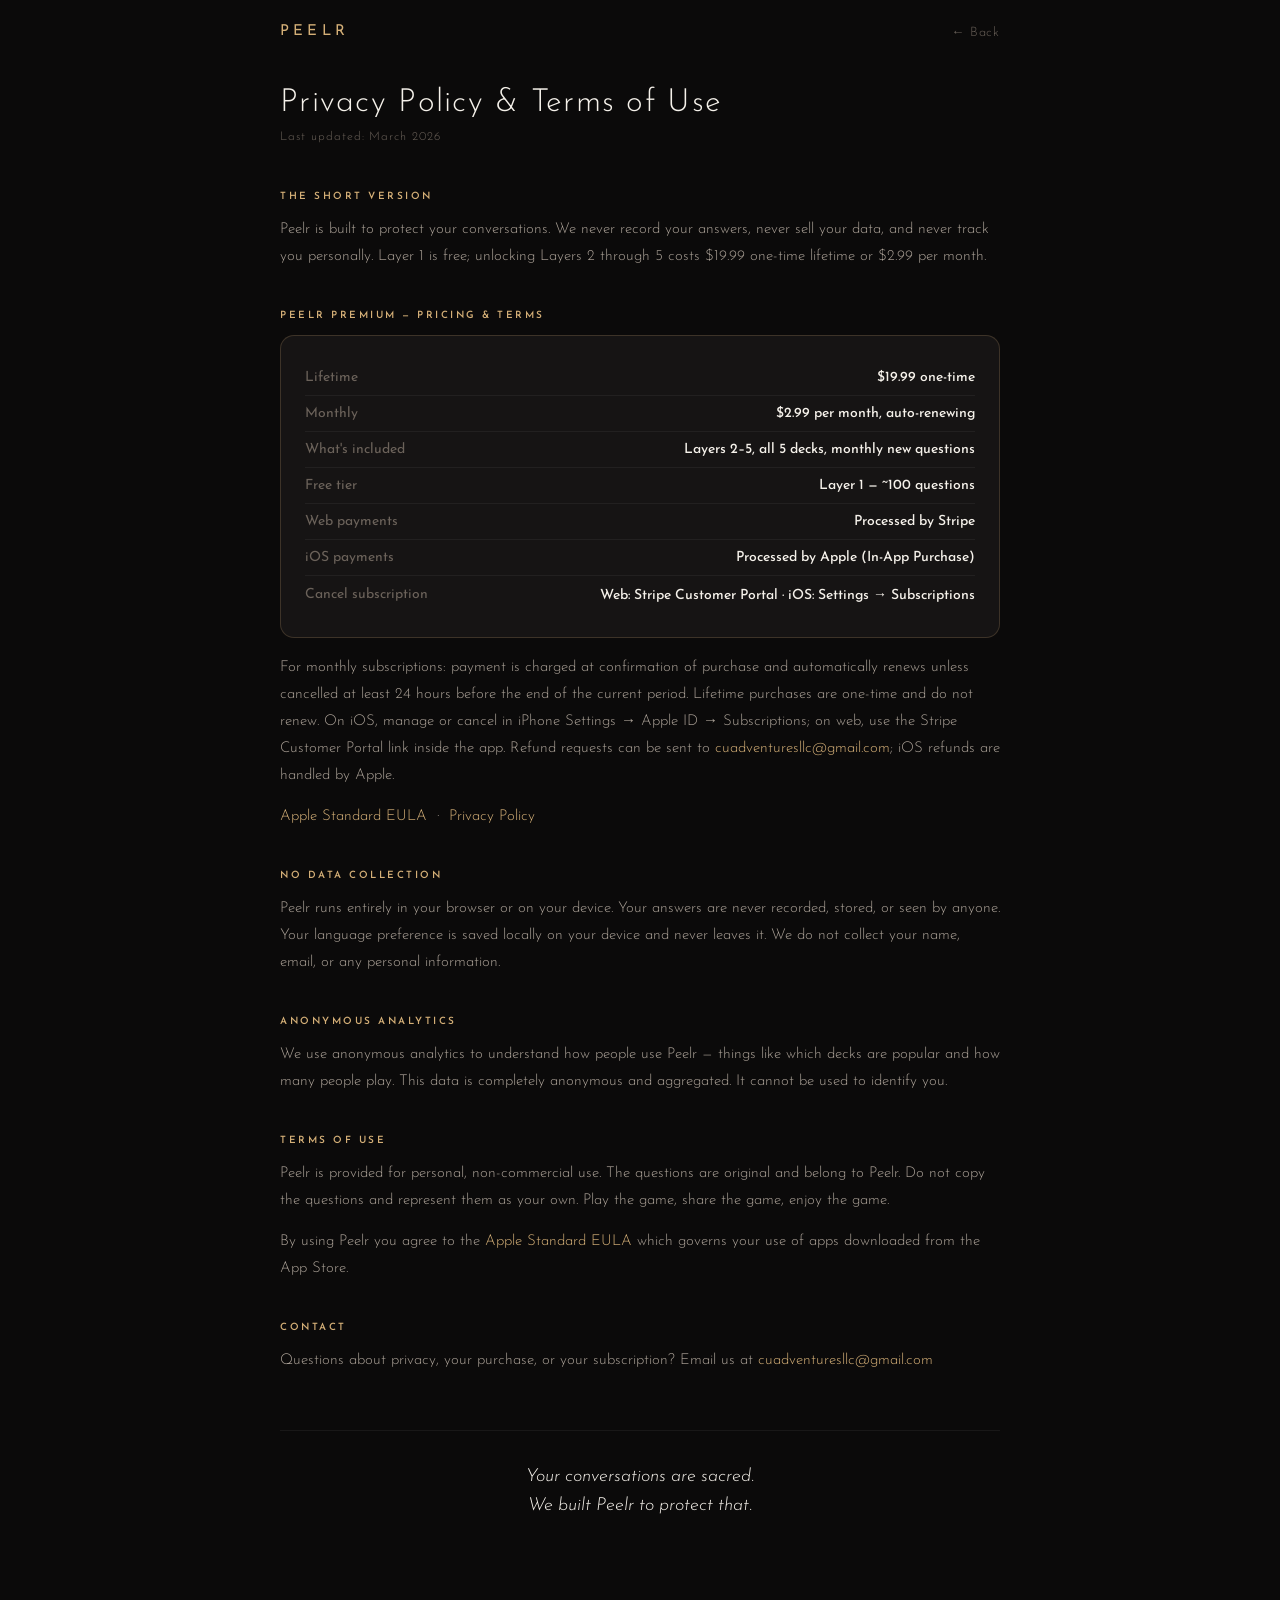
<file: privacy.html>
<!DOCTYPE html>
<html lang="en">
<head>
<meta charset="UTF-8">
<meta name="viewport" content="width=device-width, initial-scale=1.0">

<!-- Google tag (gtag.js) -->
<script async src="https://www.googletagmanager.com/gtag/js?id=G-YTBV7M6D75"></script>
<script>
  window.dataLayer = window.dataLayer || [];
  function gtag(){dataLayer.push(arguments);}
  gtag('js', new Date());

  gtag('config', 'G-YTBV7M6D75');
</script>

<title>Peelr — Privacy Policy & Terms of Use</title>
<meta name="description" content="Peelr privacy policy and terms of use. Layer 1 free. Peelr Premium $19.99 lifetime or $2.99/month.">
<meta name="robots" content="index, follow">
<link rel="canonical" href="https://playpeelr.com/privacy">
<link rel="preconnect" href="https://fonts.googleapis.com">
<link href="https://fonts.googleapis.com/css2?family=Josefin+Sans:ital,wght@0,300;0,400;0,500;0,600;0,700&display=swap" rel="stylesheet">
<style>
*{margin:0;padding:0;box-sizing:border-box}
:root{--bg:#0B0A0A;--gold:#D4AF77;--cream:#F5F1EA;--muted:#AAA096;--dim:#6B625A;--surface:#161414}
body{background:var(--bg);color:var(--cream);font-family:'Josefin Sans',sans-serif;font-weight:300;min-height:100vh;padding:0 24px}
a{color:var(--gold);text-decoration:none}
a:hover{text-decoration:underline}

nav{max-width:720px;margin:0 auto;padding:24px 0 0;display:flex;align-items:center;justify-content:space-between}
.nav-logo{font-size:15px;font-weight:400;letter-spacing:0.28em;text-transform:uppercase;color:var(--gold)}
.nav-back{font-size:13px;color:var(--dim);letter-spacing:0.06em}
.nav-back:hover{color:var(--muted);text-decoration:none}

.container{max-width:720px;margin:0 auto;padding:48px 0 80px}

h1{font-size:32px;font-weight:300;letter-spacing:0.04em;margin-bottom:12px}
.updated{font-size:12px;color:var(--dim);letter-spacing:0.08em;margin-bottom:48px}

.section{margin-bottom:40px}
.section-label{font-size:10px;font-weight:600;letter-spacing:0.25em;text-transform:uppercase;color:var(--gold);margin-bottom:14px;display:block}
p{font-size:15px;color:var(--muted);line-height:1.8;margin-bottom:14px}
p:last-child{margin-bottom:0}

.subscription-box{background:var(--surface);border:1px solid rgba(212,175,119,0.2);border-radius:14px;padding:24px;margin-bottom:16px}
.sub-row{display:flex;justify-content:space-between;align-items:center;padding:10px 0;border-bottom:1px solid rgba(255,255,255,0.05);font-size:14px}
.sub-row:last-child{border-bottom:none}
.sub-key{color:var(--dim);font-weight:400}
.sub-val{color:var(--cream);font-weight:500;text-align:right}

.closing{font-size:18px;font-style:italic;color:var(--cream);text-align:center;margin-top:56px;line-height:1.6;padding:32px 0;border-top:1px solid rgba(255,255,255,0.06)}
</style>
</head>
<body>

<nav>
  <a href="/" class="nav-logo">PEELR</a>
  <a href="/" class="nav-back">← Back</a>
</nav>

<div class="container">

  <h1>Privacy Policy &amp; Terms of Use</h1>
  <div class="updated">Last updated: March 2026</div>

  <div class="section">
    <span class="section-label">The Short Version</span>
    <p>Peelr is built to protect your conversations. We never record your answers, never sell your data, and never track you personally. Layer 1 is free; unlocking Layers 2 through 5 costs $19.99 one-time lifetime or $2.99 per month.</p>
  </div>

  <div class="section">
    <span class="section-label">Peelr Premium — Pricing &amp; Terms</span>
    <div class="subscription-box">
      <div class="sub-row"><span class="sub-key">Lifetime</span><span class="sub-val">$19.99 one-time</span></div>
      <div class="sub-row"><span class="sub-key">Monthly</span><span class="sub-val">$2.99 per month, auto-renewing</span></div>
      <div class="sub-row"><span class="sub-key">What's included</span><span class="sub-val">Layers 2–5, all 5 decks, monthly new questions</span></div>
      <div class="sub-row"><span class="sub-key">Free tier</span><span class="sub-val">Layer 1 — ~100 questions</span></div>
      <div class="sub-row"><span class="sub-key">Web payments</span><span class="sub-val">Processed by Stripe</span></div>
      <div class="sub-row"><span class="sub-key">iOS payments</span><span class="sub-val">Processed by Apple (In-App Purchase)</span></div>
      <div class="sub-row"><span class="sub-key">Cancel subscription</span><span class="sub-val">Web: Stripe Customer Portal · iOS: Settings → Subscriptions</span></div>
    </div>
    <p>For monthly subscriptions: payment is charged at confirmation of purchase and automatically renews unless cancelled at least 24 hours before the end of the current period. Lifetime purchases are one-time and do not renew. On iOS, manage or cancel in iPhone Settings → Apple ID → Subscriptions; on web, use the Stripe Customer Portal link inside the app. Refund requests can be sent to <a href="mailto:cuadventuresllc@gmail.com">cuadventuresllc@gmail.com</a>; iOS refunds are handled by Apple.</p>
    <p>
      <a href="https://www.apple.com/legal/internet-services/itunes/dev/stdeula/">Apple Standard EULA</a> &nbsp;·&nbsp;
      <a href="https://playpeelr.com/privacy">Privacy Policy</a>
    </p>
  </div>

  <div class="section">
    <span class="section-label">No Data Collection</span>
    <p>Peelr runs entirely in your browser or on your device. Your answers are never recorded, stored, or seen by anyone. Your language preference is saved locally on your device and never leaves it. We do not collect your name, email, or any personal information.</p>
  </div>

  <div class="section">
    <span class="section-label">Anonymous Analytics</span>
    <p>We use anonymous analytics to understand how people use Peelr — things like which decks are popular and how many people play. This data is completely anonymous and aggregated. It cannot be used to identify you.</p>
  </div>

  <div class="section">
    <span class="section-label">Terms of Use</span>
    <p>Peelr is provided for personal, non-commercial use. The questions are original and belong to Peelr. Do not copy the questions and represent them as your own. Play the game, share the game, enjoy the game.</p>
    <p>By using Peelr you agree to the <a href="https://www.apple.com/legal/internet-services/itunes/dev/stdeula/">Apple Standard EULA</a> which governs your use of apps downloaded from the App Store.</p>
  </div>

  <div class="section">
    <span class="section-label">Contact</span>
    <p>Questions about privacy, your purchase, or your subscription? Email us at <a href="mailto:cuadventuresllc@gmail.com">cuadventuresllc@gmail.com</a></p>
  </div>

  <div class="closing">Your conversations are sacred.<br>We built Peelr to protect that.</div>

</div>

</body>
</html>
</file>
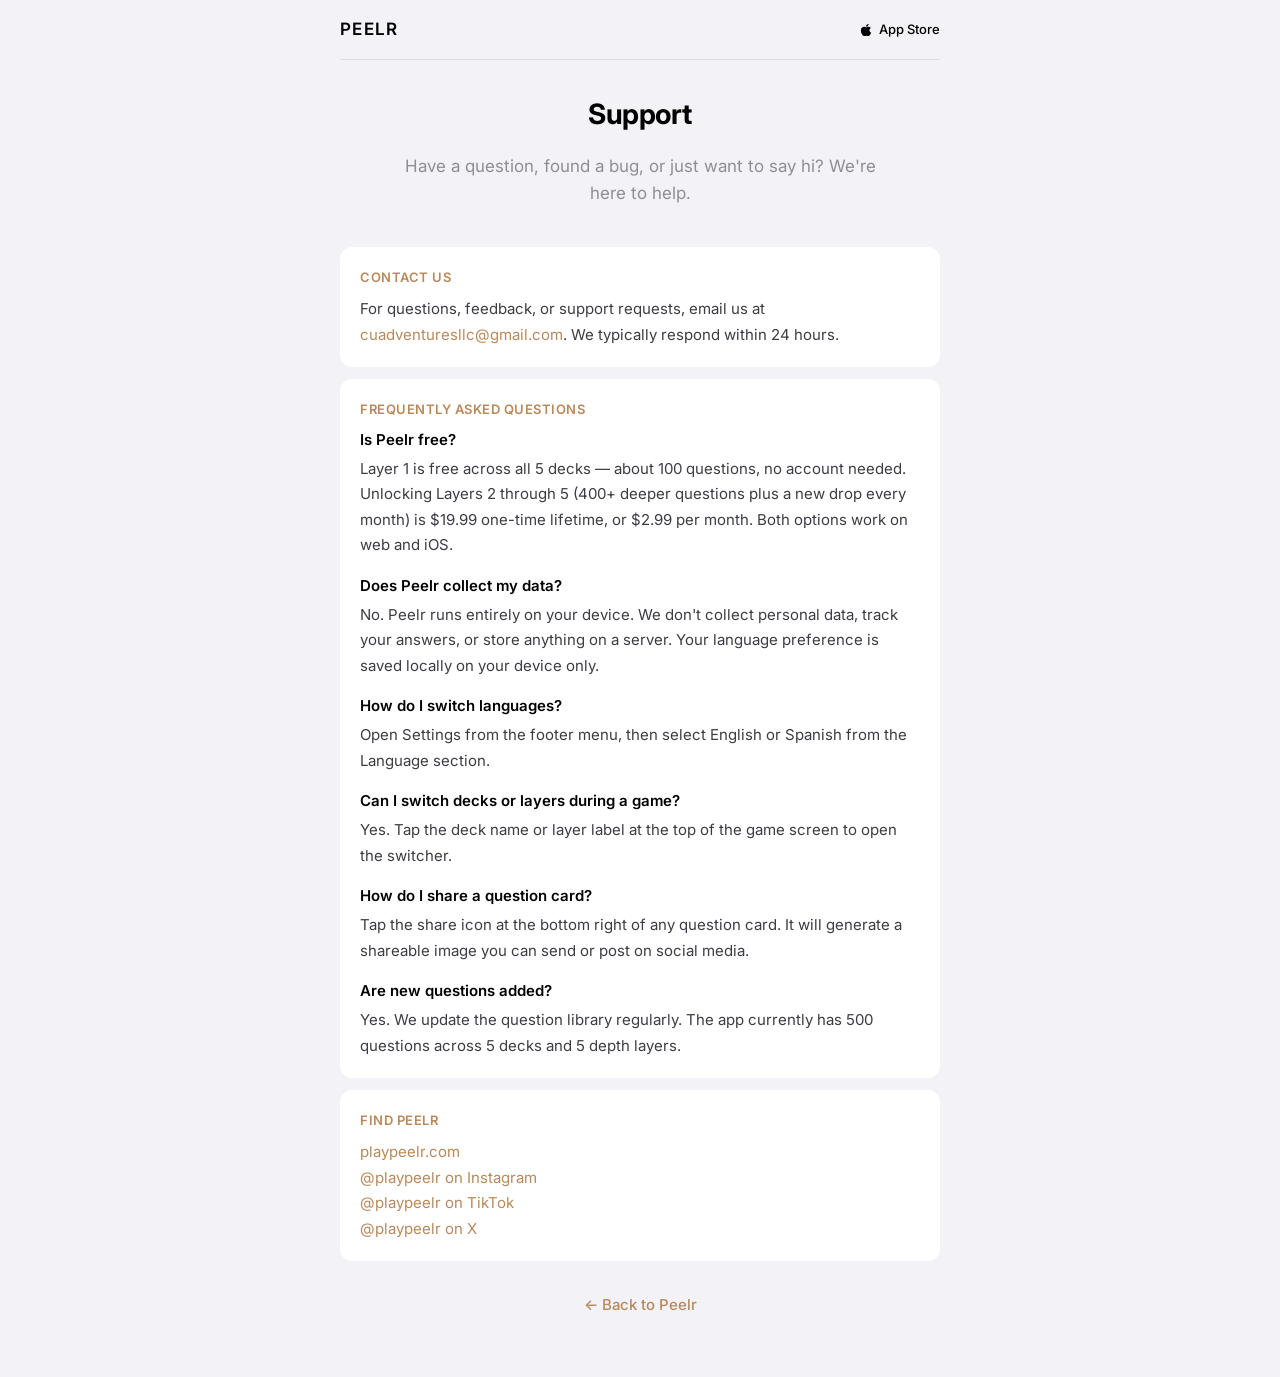
<file: support.html>
<!DOCTYPE html>
<html lang="en">
<head>
<meta charset="UTF-8">
<meta name="viewport" content="width=device-width, initial-scale=1.0">

<!-- Google tag (gtag.js) -->
<script async src="https://www.googletagmanager.com/gtag/js?id=G-YTBV7M6D75"></script>
<script>
  window.dataLayer = window.dataLayer || [];
  function gtag(){dataLayer.push(arguments);}
  gtag('js', new Date());

  gtag('config', 'G-YTBV7M6D75');
</script>

<title>PEELR — Support</title>
<meta name="description" content="Peelr Support. Get help, ask questions, or reach out to the team.">
<meta property="og:title" content="PEELR — Support">
<meta property="og:description" content="Get help with Peelr. Questions, feedback, and support.">
<meta property="og:type" content="website">
<meta property="og:url" content="https://www.playpeelr.com/support">
<meta name="theme-color" content="#F2F2F7">
<link rel="preconnect" href="https://fonts.googleapis.com">
<link href="https://fonts.googleapis.com/css2?family=Inter:wght@300;400;500;600;700&display=swap" rel="stylesheet">
<style>
* { margin: 0; padding: 0; box-sizing: border-box; }

body {
  background: #F2F2F7;
  color: #000000;
  font-family: 'Inter', -apple-system, system-ui, sans-serif;
  -webkit-font-smoothing: antialiased;
  line-height: 1.6;
}

.container {
  max-width: 640px;
  margin: 0 auto;
  padding: 0 20px 60px;
}

header {
  padding: 16px 0;
  display: flex;
  align-items: center;
  justify-content: space-between;
  border-bottom: 0.5px solid rgba(60,60,67,0.12);
  margin-bottom: 32px;
}

header a.brand {
  font-size: 17px;
  font-weight: 600;
  letter-spacing: 0.08em;
  color: #000;
  text-decoration: none;
  text-transform: uppercase;
}

header a.app-store {
  display: inline-flex;
  align-items: center;
  gap: 6px;
  font-size: 13px;
  font-weight: 500;
  color: #000;
  text-decoration: none;
}

h1 {
  font-size: 28px;
  font-weight: 700;
  letter-spacing: -0.02em;
  text-align: center;
  margin-bottom: 16px;
}

.intro {
  font-size: 17px;
  font-weight: 400;
  color: #8E8E93;
  text-align: center;
  line-height: 1.6;
  margin-bottom: 40px;
  max-width: 500px;
  margin-left: auto;
  margin-right: auto;
}

.section {
  background: #FFFFFF;
  border-radius: 12px;
  padding: 20px;
  margin-bottom: 12px;
}

.section-label {
  font-size: 13px;
  font-weight: 600;
  letter-spacing: 0.04em;
  text-transform: uppercase;
  color: #B8895A;
  margin-bottom: 8px;
}

.section p {
  font-size: 15px;
  color: #3C3C43;
  line-height: 1.7;
}

.section a {
  color: #B8895A;
  text-decoration: none;
}

.section a:hover {
  opacity: 0.7;
}

.faq-item {
  margin-bottom: 16px;
}

.faq-item:last-child {
  margin-bottom: 0;
}

.faq-q {
  font-size: 15px;
  font-weight: 600;
  color: #000;
  margin-bottom: 4px;
}

.faq-a {
  font-size: 15px;
  color: #3C3C43;
  line-height: 1.7;
}

.back-link {
  display: block;
  text-align: center;
  margin-top: 32px;
  font-size: 15px;
  color: #B8895A;
  text-decoration: none;
  font-weight: 500;
}

.back-link:hover { opacity: 0.7; }
</style>
</head>
<body>

<div class="container">
  <header>
    <a href="https://www.playpeelr.com" class="brand">PEELR</a>
    <a href="https://apps.apple.com/app/peelr/id6759850540" target="_blank" rel="noopener" class="app-store">
      <svg width="14" height="14" viewBox="0 0 384 512" fill="currentColor" aria-hidden="true"><path d="M318.7 268.7c-.2-36.7 16.4-64.4 50-84.8-18.8-26.9-47.2-41.7-84.7-44.6-35.5-2.8-74.3 20.7-88.5 20.7-15 0-49.4-19.7-76.4-19.7C63.3 141.2 4 184.8 4 273.5q0 39.3 14.4 81.2c12.8 36.7 59 126.7 107.2 125.2 25.2-.6 43-17.9 75.8-17.9 31.8 0 48.3 17.9 76.4 17.9 48.6-.7 90.4-82.5 102.6-119.3-65.2-30.7-61.7-90-61.7-91.9zm-56.6-164.2c27.3-32.4 24.8-61.9 24-72.5-24.1 1.4-52 16.4-67.9 34.9-17.5 19.8-27.8 44.3-25.6 71.9 26.1 2 49.9-11.4 69.5-34.3z"/></svg>
      App Store
    </a>
  </header>

  <h1>Support</h1>
  <p class="intro">Have a question, found a bug, or just want to say hi? We're here to help.</p>

  <div class="section">
    <div class="section-label">Contact Us</div>
    <p>For questions, feedback, or support requests, email us at <a href="mailto:cuadventuresllc@gmail.com">cuadventuresllc@gmail.com</a>. We typically respond within 24 hours.</p>
  </div>

  <div class="section">
    <div class="section-label">Frequently Asked Questions</div>
    
    <div class="faq-item">
      <div class="faq-q">Is Peelr free?</div>
      <div class="faq-a">Layer 1 is free across all 5 decks — about 100 questions, no account needed. Unlocking Layers 2 through 5 (400+ deeper questions plus a new drop every month) is $19.99 one-time lifetime, or $2.99 per month. Both options work on web and iOS.</div>
    </div>

    <div class="faq-item">
      <div class="faq-q">Does Peelr collect my data?</div>
      <div class="faq-a">No. Peelr runs entirely on your device. We don't collect personal data, track your answers, or store anything on a server. Your language preference is saved locally on your device only.</div>
    </div>

    <div class="faq-item">
      <div class="faq-q">How do I switch languages?</div>
      <div class="faq-a">Open Settings from the footer menu, then select English or Spanish from the Language section.</div>
    </div>

    <div class="faq-item">
      <div class="faq-q">Can I switch decks or layers during a game?</div>
      <div class="faq-a">Yes. Tap the deck name or layer label at the top of the game screen to open the switcher.</div>
    </div>

    <div class="faq-item">
      <div class="faq-q">How do I share a question card?</div>
      <div class="faq-a">Tap the share icon at the bottom right of any question card. It will generate a shareable image you can send or post on social media.</div>
    </div>

    <div class="faq-item">
      <div class="faq-q">Are new questions added?</div>
      <div class="faq-a">Yes. We update the question library regularly. The app currently has 500 questions across 5 decks and 5 depth layers.</div>
    </div>
  </div>

  <div class="section">
    <div class="section-label">Find Peelr</div>
    <p>
      <a href="https://www.playpeelr.com">playpeelr.com</a><br>
      <a href="https://instagram.com/playpeelr">@playpeelr on Instagram</a><br>
      <a href="https://tiktok.com/@playpeelr">@playpeelr on TikTok</a><br>
      <a href="https://x.com/playpeelr">@playpeelr on X</a>
    </p>
  </div>

  <a href="https://www.playpeelr.com" class="back-link">← Back to Peelr</a>
</div>

</body>
</html>
</file>
